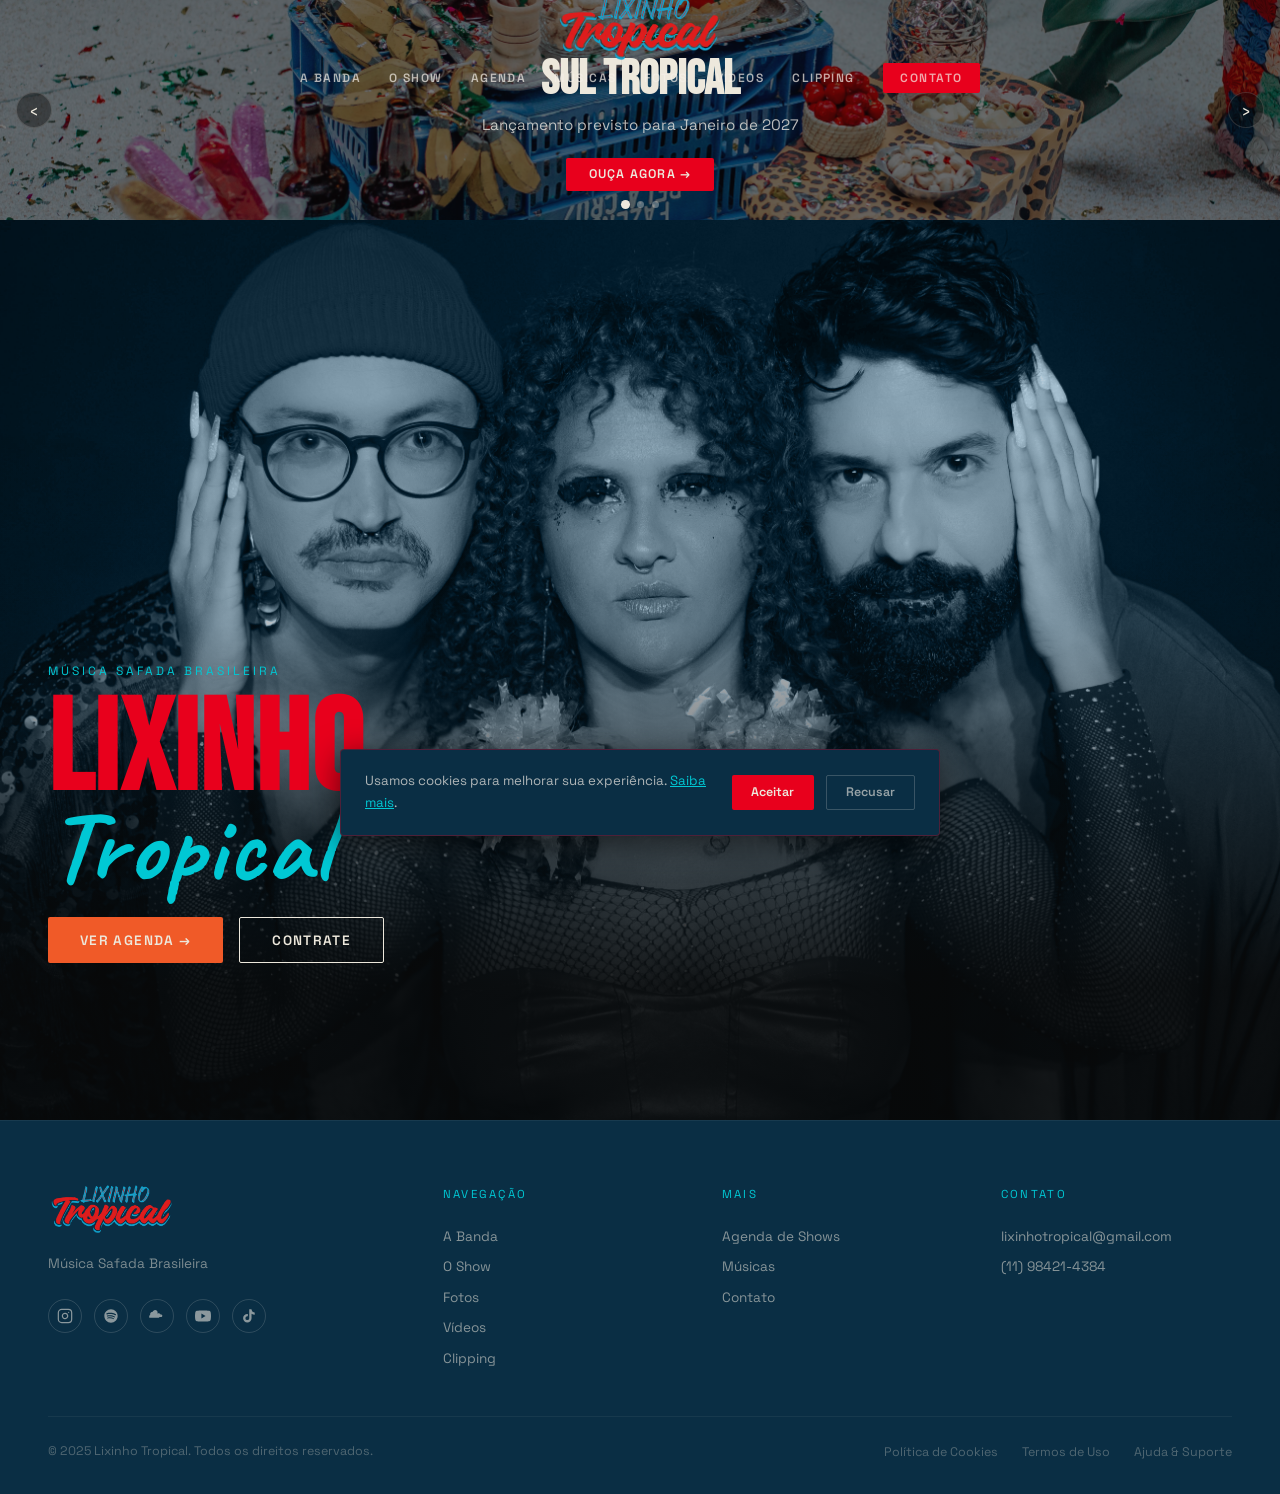
<file: index.html>
<!DOCTYPE html>
<html lang="pt-BR">
<head>
  <meta charset="UTF-8">
  <meta name="viewport" content="width=device-width, initial-scale=1.0">
  <meta name="description" content="Lixinho Tropical — Música Safada Brasileira. São Paulo, SP.">
  <title>Lixinho Tropical — Música Safada Brasileira</title>
  <link rel="stylesheet" href="css/global.css">
  <style>
    /* ── HOME ── */
    html, body { height: 100%; }

    /* ── NAV centralizado ── */
    #nav {
      position: fixed;
      top: 0; left: 0; right: 0;
      z-index: 1000;
      transition: background 0.3s;
    }
    #nav.scrolled {
      background: rgba(8,8,8,0.95);
      backdrop-filter: blur(12px);
    }
    .nav-inner {
      display: flex;
      flex-direction: column;
      align-items: center;
      padding: 0.75rem clamp(1rem,4vw,3rem) 0;
    }
    .nav-logo img { height: 64px; margin-bottom: 0.4rem; }
    .nav-links-row {
      display: flex;
      align-items: center;
      gap: 1.75rem;
      list-style: none;
      flex-wrap: wrap;
      justify-content: center;
      padding-bottom: 0.6rem;
    }
    .nav-links-row a {
      font-size: 0.75rem;
      font-weight: 600;
      letter-spacing: 0.12em;
      text-transform: uppercase;
      color: rgba(245,240,232,0.7);
      transition: color 0.2s;
      position: relative;
    }
    .nav-links-row a::after {
      content: '';
      position: absolute;
      bottom: -3px; left: 0; right: 0;
      height: 1.5px;
      background: var(--red);
      transform: scaleX(0);
      transition: transform 0.2s;
    }
    .nav-links-row a:hover { color: var(--white); }
    .nav-links-row a:hover::after { transform: scaleX(1); }
    .nav-cta-btn {
      font-size: 0.75rem;
      padding: 0.45rem 1.1rem;
      background: var(--red);
      color: var(--white);
      font-weight: 600;
      letter-spacing: 0.08em;
      text-transform: uppercase;
      border-radius: 2px;
      transition: background 0.2s;
    }
    .nav-cta-btn:hover { background: #ff0020; }

    /* hamburger fica absoluto no topo direito */
    .hamburger {
      display: none;
      flex-direction: column;
      gap: 5px;
      width: 28px;
      position: absolute;
      right: clamp(1rem,4vw,3rem);
      top: 1.1rem;
    }
    .hamburger span { display: block; height: 2px; background: var(--white); transition: all 0.3s; }

    /* ── BANNER ROTATIVO ── */
    #banner {
      position: relative;
      width: 100%;
      overflow: hidden;
      height: 220px;
    }
    .banner-slide {
      display: none;
      position: absolute;
      inset: 0;
      background-size: cover;
      background-position: center;
      align-items: center;
      justify-content: center;
      text-align: center;
    }
    .banner-slide.active { display: flex; }
    .banner-slide-overlay {
      position: absolute;
      inset: 0;
      background: rgba(8,8,8,0.55);
    }
    .banner-slide-content {
      position: relative;
      z-index: 2;
      padding: 1.5rem;
    }
    .banner-slide-tag {
      font-size: 0.7rem;
      letter-spacing: 0.2em;
      text-transform: uppercase;
      color: var(--cyan);
      margin-bottom: 0.5rem;
    }
    .banner-slide-title {
      font-family: var(--font-display);
      font-size: clamp(1.8rem, 4vw, 3rem);
      color: var(--white);
      line-height: 1;
      margin-bottom: 0.5rem;
    }
    .banner-slide-sub {
      font-size: clamp(0.8rem, 1.5vw, 0.95rem);
      color: rgba(245,240,232,0.75);
      margin-bottom: 1.25rem;
    }
    .banner-slide-btn {
      display: inline-flex;
      align-items: center;
      gap: 0.4rem;
      padding: 0.55rem 1.4rem;
      font-size: 0.78rem;
      font-weight: 600;
      letter-spacing: 0.1em;
      text-transform: uppercase;
      border-radius: 2px;
      transition: all 0.2s;
    }
    .banner-slide-btn.red { background: var(--red); color: var(--white); }
    .banner-slide-btn.red:hover { background: #ff0020; }
    .banner-slide-btn.outline { border: 1.5px solid var(--white); color: var(--white); }
    .banner-slide-btn.outline:hover { background: var(--white); color: var(--black); }

    /* Nav do banner */
    .banner-nav {
      position: absolute;
      bottom: 0.75rem;
      left: 0; right: 0;
      display: flex;
      align-items: center;
      justify-content: center;
      gap: 0.5rem;
      z-index: 10;
    }
    .banner-dot {
      width: 7px; height: 7px;
      border-radius: 50%;
      background: rgba(245,240,232,0.35);
      border: none;
      cursor: pointer;
      transition: background 0.2s, transform 0.2s;
    }
    .banner-dot.active { background: var(--white); transform: scale(1.3); }
    .banner-arrow {
      position: absolute;
      top: 50%; transform: translateY(-50%);
      background: rgba(8,8,8,0.4);
      border: 1px solid rgba(245,240,232,0.15);
      color: var(--white);
      width: 36px; height: 36px;
      border-radius: 50%;
      display: flex; align-items: center; justify-content: center;
      font-size: 1.1rem;
      cursor: pointer;
      transition: background 0.2s;
      z-index: 10;
    }
    .banner-arrow:hover { background: rgba(232,0,28,0.6); }
    .banner-arrow.prev { left: 1rem; }
    .banner-arrow.next { right: 1rem; }

    @media (max-width: 768px) {
      #banner { height: 180px; }
      .banner-arrow { display: none; }
    }

    /* ── HERO ── */
    .hero {
      position: relative;
      min-height: 100svh;
      display: flex;
      align-items: flex-end;
    }
    .hero-bg-img {
      position: absolute;
      inset: 0;
      background-image: url('assets/img/trio_serio.jpg');
      background-size: cover;
      background-position: center top;
      opacity: 0.8;
    }
    .hero-overlay {
      position: absolute;
      inset: 0;
      background: linear-gradient(to top, rgba(8,8,8,0.88) 15%, rgba(8,8,8,0.1) 55%, transparent 80%);
    }
    .hero-content {
      position: relative;
      z-index: 2;
      width: 100%;
      max-width: 1280px;
      margin: 0 auto;
      padding: 0 clamp(1rem,4vw,3rem);
      padding-bottom: 5rem;
    }
    .hero-eyebrow {
      font-size: 0.75rem;
      letter-spacing: 0.25em;
      text-transform: uppercase;
      color: var(--cyan);
      margin-bottom: 0.75rem;
    }
    .hero-title { font-family: var(--font-display); line-height: 0.9; margin-bottom: 1.5rem; }
    .hero-title .line-red { color: var(--red); display: block; font-size: clamp(4rem,10vw,9rem); }
    .hero-title .line-cyan { color: var(--cyan); font-family: var(--font-script); font-size: clamp(3rem,8vw,7rem); display: block; margin-top: -0.5rem; }
    .hero-actions { display: flex; gap: 1rem; flex-wrap: wrap; }

    /* ── FOOTER FIXO ── */
    #footer-home {
      position: fixed;
      bottom: 0; left: 0; right: 0;
      z-index: 998;
      background: rgba(8,8,8,0.82);
      backdrop-filter: blur(10px);
      border-top: 1px solid rgba(245,240,232,0.07);
      padding: 0.65rem 0;
    }
    .footer-home-inner {
      max-width: 1280px;
      margin: 0 auto;
      padding: 0 clamp(1rem,4vw,3rem);
      display: flex;
      align-items: center;
      justify-content: space-between;
      flex-wrap: wrap;
      gap: 0.5rem;
    }
    .footer-socials { display: flex; gap: 0.75rem; }
    .social-link {
      display: inline-flex; align-items: center; justify-content: center;
      width: 34px; height: 34px;
      border: 1px solid rgba(245,240,232,0.15);
      border-radius: 50%;
      color: rgba(245,240,232,0.55);
      transition: all 0.2s;
    }
    .social-link svg { width: 16px; height: 16px; display: block; }
    .social-link:hover { border-color: var(--red); color: var(--white); background: rgba(232,0,28,0.1); }
    .social-link.social-ig:hover { border-color: #E1306C; color: #E1306C; }
    .social-link.social-sp:hover { border-color: #1DB954; color: #1DB954; }
    .social-link.social-sc:hover { border-color: #FF5500; color: #FF5500; }
    .social-link.social-yt:hover { border-color: #FF0000; color: #FF0000; }
    .social-link.social-tt:hover { border-color: #00C8E8; color: #00C8E8; }
    .footer-copy-small {
      font-size: 0.72rem;
      color: rgba(245,240,232,0.25);
    }
    .footer-legal-small { display: flex; gap: 1rem; }
    .footer-legal-small a { font-size: 0.72rem; color: rgba(245,240,232,0.25); transition: color 0.2s; }
    .footer-legal-small a:hover { color: var(--white); }

    /* ── MOBILE NAV ── */
    .nav-mobile {
      display: none;
      position: fixed;
      inset: 0;
      background: var(--black);
      z-index: 9999;
      flex-direction: column;
      align-items: center;
      justify-content: center;
      gap: 2rem;
    }
    .nav-mobile.open { display: flex; }
    .nav-mobile a { font-family: var(--font-display); font-size: clamp(2rem,8vw,3rem); color: var(--white); letter-spacing: 0.05em; transition: color 0.2s; }
    .nav-mobile a:hover { color: var(--red); }
    .nav-mobile-close { position: absolute; top: 1.5rem; right: 1.5rem; font-size: 2rem; color: var(--white); background: none; border: none; cursor: pointer; }

    /* ── RESPONSIVE ── */
    @media (max-width: 768px) {
      html, body { overflow: auto; height: auto; }
      .nav-links-row { display: none; }
      .hamburger { display: flex; }
      .nav-inner { flex-direction: row; justify-content: center; padding: 0.75rem clamp(1rem,4vw,3rem); }
      .nav-logo img { height: 44px; margin-bottom: 0; }
      .hero { position: relative; min-height: 100svh; }
      .hero-bg-img { position: absolute; background-size: 200%; background-position: 30% top; }
      .hero-content { padding-bottom: 5rem; padding-top: 55vh; }
      #footer-home { position: relative; }
      #banner { position: relative; }
      .footer-home-inner { justify-content: center; flex-direction: column; align-items: center; text-align: center; }
    }
  </style>
</head>
<body>

<!-- NAV CENTRALIZADO -->
<nav id="nav" role="navigation" aria-label="Menu principal">
  <div class="nav-inner" style="position:relative">
    <a href="index.html" aria-label="Início">
      <img class="nav-logo" src="assets/img/logo_cortado.png" alt="Lixinho Tropical" style="height:64px;margin-bottom:0.4rem">
    </a>
    <ul class="nav-links-row">
      <li><a href="pages/sobre.html">A Banda</a></li>
      <li><a href="pages/show.html">O Show</a></li>
      <li><a href="pages/agenda.html">Agenda</a></li>
      <li><a href="pages/musicas.html">Músicas</a></li>
      <li><a href="pages/fotos.html">Fotos</a></li>
      <li><a href="pages/videos.html">Vídeos</a></li>
      <li><a href="pages/clipping.html">Clipping</a></li>
      <li><a href="pages/contato.html" class="nav-cta-btn">Contato</a></li>
    </ul>
    <button id="hamburger" class="hamburger" aria-label="Abrir menu" aria-expanded="false">
      <span></span><span></span><span></span>
    </button>
  </div>
</nav>

<!-- MOBILE NAV -->
<div id="mobile-nav" class="nav-mobile" role="dialog" aria-label="Menu mobile">
  <button class="nav-mobile-close" id="mobile-nav-close" aria-label="Fechar menu">✕</button>
  <a href="pages/sobre.html">A Banda</a>
  <a href="pages/show.html">O Show</a>
  <a href="pages/agenda.html">Agenda</a>
  <a href="pages/musicas.html">Músicas</a>
  <a href="pages/fotos.html">Fotos</a>
  <a href="pages/videos.html">Vídeos</a>
  <a href="pages/clipping.html">Clipping</a>
  <a href="pages/contato.html">Contato</a>
</div>

<!-- BANNER ROTATIVO -->
<div id="banner">

  <!-- Slide 1: Sul Tropical -->
  <div class="banner-slide active" style="background-image:url('assets/img/foto-trio-03.jpg')">
    <div class="banner-slide-overlay"></div>
    <div class="banner-slide-content">
      <p class="banner-slide-tag">Novo Disco</p>
      <h2 class="banner-slide-title">Sul Tropical</h2>
      <p class="banner-slide-sub">Lançamento previsto para Janeiro de 2027</p>
      <a href="pages/musicas.html" class="banner-slide-btn red">Ouça agora →</a>
    </div>
  </div>

  <!-- Slide 2: Financiamento Coletivo -->
  <div class="banner-slide" style="background-image:url('assets/img/banda-brinde.jpg')">
    <div class="banner-slide-overlay"></div>
    <div class="banner-slide-content">
      <p class="banner-slide-tag">Financiamento Coletivo</p>
      <h2 class="banner-slide-title">Apoie a<br>Lixinho Tropical!</h2>
      <p class="banner-slide-sub">Ajude a banda a gravar o novo álbum</p>
      <a href="pages/contato.html" class="banner-slide-btn outline">Saiba mais →</a>
    </div>
  </div>

  <!-- Slide 3: Agenda -->
  <div class="banner-slide" style="background-image:url('assets/img/foto-trio-04.jpg')">
    <div class="banner-slide-overlay"></div>
    <div class="banner-slide-content">
      <p class="banner-slide-tag">Agenda de Shows</p>
      <h2 class="banner-slide-title">Próximas<br>Datas</h2>
      <p class="banner-slide-sub">Arraiá · Baile Brega do Lobo · Casa de Francisca</p>
      <a href="pages/agenda.html" class="banner-slide-btn red">Ver Agenda →</a>
    </div>
  </div>

  <!-- Controles -->
  <button class="banner-arrow prev" id="banner-prev" aria-label="Anterior">‹</button>
  <button class="banner-arrow next" id="banner-next" aria-label="Próximo">›</button>
  <div class="banner-nav" id="banner-dots"></div>
</div>

<!-- HERO -->
<section class="hero" aria-label="Lixinho Tropical">
  <div class="hero-bg-img" role="img" aria-label="Lixinho Tropical"></div>
  <div class="hero-overlay"></div>
  <div class="hero-content">
    <p class="hero-eyebrow">Música Safada Brasileira</p>
    <h1 class="hero-title">
      <span class="line-red">LIXINHO</span>
      <span class="line-cyan">Tropical</span>
    </h1>
    <div class="hero-actions">
      <a href="pages/agenda.html" class="btn btn-red">Ver Agenda →</a>
      <a href="pages/contato.html" class="btn btn-outline">Contrate</a>
    </div>
  </div>
</section>

<!-- FOOTER COMPLETO -->
<footer style="background:var(--gray-dark);border-top:1px solid rgba(245,240,232,0.06);padding:4rem 0 2rem">
  <div class="container">
    <div class="footer-inner">
      <div class="footer-brand">
        <img src="assets/img/logo_cortado.png" alt="Lixinho Tropical" style="height:48px;margin-bottom:1.25rem">
        <p class="footer-tagline">Música Safada Brasileira</p>
        <div class="footer-socials" style="margin-top:1.5rem">
          <a href="https://www.instagram.com/lixinhotropical/" class="social-link social-ig" aria-label="Instagram" target="_blank" rel="noopener"><span data-social-icon="instagram"></span></a>
          <a href="https://open.spotify.com/intl-pt/artist/3noX4LW5rgdaEjRDBNDcei" class="social-link social-sp" aria-label="Spotify" target="_blank" rel="noopener"><span data-social-icon="spotify"></span></a>
          <a href="https://soundcloud.com/lixinho-tropical" class="social-link social-sc" aria-label="SoundCloud" target="_blank" rel="noopener"><span data-social-icon="soundcloud"></span></a>
          <a href="https://www.youtube.com/@lixinhotropical" class="social-link social-yt" aria-label="YouTube" target="_blank" rel="noopener"><span data-social-icon="youtube"></span></a>
          <a href="https://www.tiktok.com/@lixinhotropical" class="social-link social-tt" aria-label="TikTok" target="_blank" rel="noopener"><span data-social-icon="tiktok"></span></a>
        </div>
      </div>
      <div>
        <p class="footer-col-title">Navegação</p>
        <ul class="footer-col-links">
          <li><a href="pages/sobre.html">A Banda</a></li>
          <li><a href="pages/show.html">O Show</a></li>
          <li><a href="pages/fotos.html">Fotos</a></li>
          <li><a href="pages/videos.html">Vídeos</a></li>
          <li><a href="pages/clipping.html">Clipping</a></li>
        </ul>
      </div>
      <div>
        <p class="footer-col-title">Mais</p>
        <ul class="footer-col-links">
          <li><a href="pages/agenda.html">Agenda de Shows</a></li>
          <li><a href="pages/musicas.html">Músicas</a></li>
          <li><a href="pages/contato.html">Contato</a></li>
        </ul>
      </div>
      <div>
        <p class="footer-col-title">Contato</p>
        <ul class="footer-col-links">
          <li><a href="mailto:lixinhotropical@gmail.com">lixinhotropical@gmail.com</a></li>
          <li><a href="https://wa.me/5511984214384" target="_blank" rel="noopener">(11) 98421-4384</a></li>
        </ul>
      </div>
    </div>
    <div class="footer-bottom">
      <p class="footer-copy">© 2025 Lixinho Tropical. Todos os direitos reservados.</p>
      <nav class="footer-legal">
        <a href="pages/cookies.html">Política de Cookies</a>
        <a href="pages/termos.html">Termos de Uso</a>
        <a href="pages/suporte.html">Ajuda & Suporte</a>
      </nav>
    </div>
  </div>
</footer>

<!-- COOKIE BANNER -->
<div id="cookie-banner" role="dialog" aria-label="Aviso de cookies" style="display:none;position:fixed;bottom:4rem;left:50%;transform:translateX(-50%);width:min(600px,calc(100% - 2rem));background:var(--gray-dark);border:1px solid rgba(232,0,28,0.3);border-radius:4px;padding:1.25rem 1.5rem;display:none;align-items:center;gap:1.5rem;flex-wrap:wrap;z-index:9999;box-shadow:0 8px 32px rgba(0,0,0,.6)">
  <p style="font-size:0.83rem;color:rgba(245,240,232,0.7);flex:1;min-width:200px">Usamos cookies para melhorar sua experiência. <a href="pages/cookies.html" style="color:var(--cyan);text-decoration:underline">Saiba mais</a>.</p>
  <div style="display:flex;gap:0.75rem">
    <button id="cookie-accept" style="font-size:0.78rem;padding:0.55rem 1.2rem;border-radius:2px;font-weight:600;background:var(--red);color:var(--white);border:none;cursor:pointer">Aceitar</button>
    <button id="cookie-decline" style="font-size:0.78rem;padding:0.55rem 1.2rem;border-radius:2px;font-weight:600;border:1px solid rgba(245,240,232,0.2);color:rgba(245,240,232,0.6);background:none;cursor:pointer">Recusar</button>
  </div>
</div>

<script src="js/global.js"></script>
<script src="js/social-icons.js"></script>
<script>
/* ── BANNER ROTATIVO ── */
(function() {
  const slides = document.querySelectorAll('.banner-slide');
  const dotsContainer = document.getElementById('banner-dots');
  let current = 0;
  let timer;

  // Criar dots
  slides.forEach((_, i) => {
    const dot = document.createElement('button');
    dot.className = 'banner-dot' + (i === 0 ? ' active' : '');
    dot.setAttribute('aria-label', 'Slide ' + (i + 1));
    dot.addEventListener('click', () => goTo(i));
    dotsContainer.appendChild(dot);
  });

  function goTo(n) {
    slides[current].classList.remove('active');
    dotsContainer.children[current].classList.remove('active');
    current = (n + slides.length) % slides.length;
    slides[current].classList.add('active');
    dotsContainer.children[current].classList.add('active');
    resetTimer();
  }
  function resetTimer() {
    clearInterval(timer);
    timer = setInterval(() => goTo(current + 1), 5000);
  }
  document.getElementById('banner-prev').addEventListener('click', () => goTo(current - 1));
  document.getElementById('banner-next').addEventListener('click', () => goTo(current + 1));

  // Swipe no mobile
  let touchStartX = 0;
  const banner = document.getElementById('banner');
  banner.addEventListener('touchstart', e => { touchStartX = e.touches[0].clientX; }, {passive:true});
  banner.addEventListener('touchend', e => {
    const diff = touchStartX - e.changedTouches[0].clientX;
    if (Math.abs(diff) > 50) goTo(diff > 0 ? current + 1 : current - 1);
  }, {passive:true});

  resetTimer();
})();

/* ── HAMBURGER ── */
const hamburger = document.getElementById('hamburger');
const mobileNav = document.getElementById('mobile-nav');
const mobileClose = document.getElementById('mobile-nav-close');
hamburger?.addEventListener('click', () => { mobileNav.classList.add('open'); document.body.style.overflow = 'hidden'; });
mobileClose?.addEventListener('click', () => { mobileNav.classList.remove('open'); document.body.style.overflow = ''; });
mobileNav?.querySelectorAll('a').forEach(a => a.addEventListener('click', () => { mobileNav.classList.remove('open'); document.body.style.overflow = ''; }));

/* ── COOKIE ── */
const COOKIE_KEY = 'lt_cookie_consent';
const banner2 = document.getElementById('cookie-banner');
if (banner2 && !localStorage.getItem(COOKIE_KEY)) { banner2.style.display = 'flex'; }
document.getElementById('cookie-accept')?.addEventListener('click', () => { localStorage.setItem(COOKIE_KEY,'accepted'); banner2.style.display='none'; });
document.getElementById('cookie-decline')?.addEventListener('click', () => { localStorage.setItem(COOKIE_KEY,'declined'); banner2.style.display='none'; });
</script>
</body>
</html>
</file>
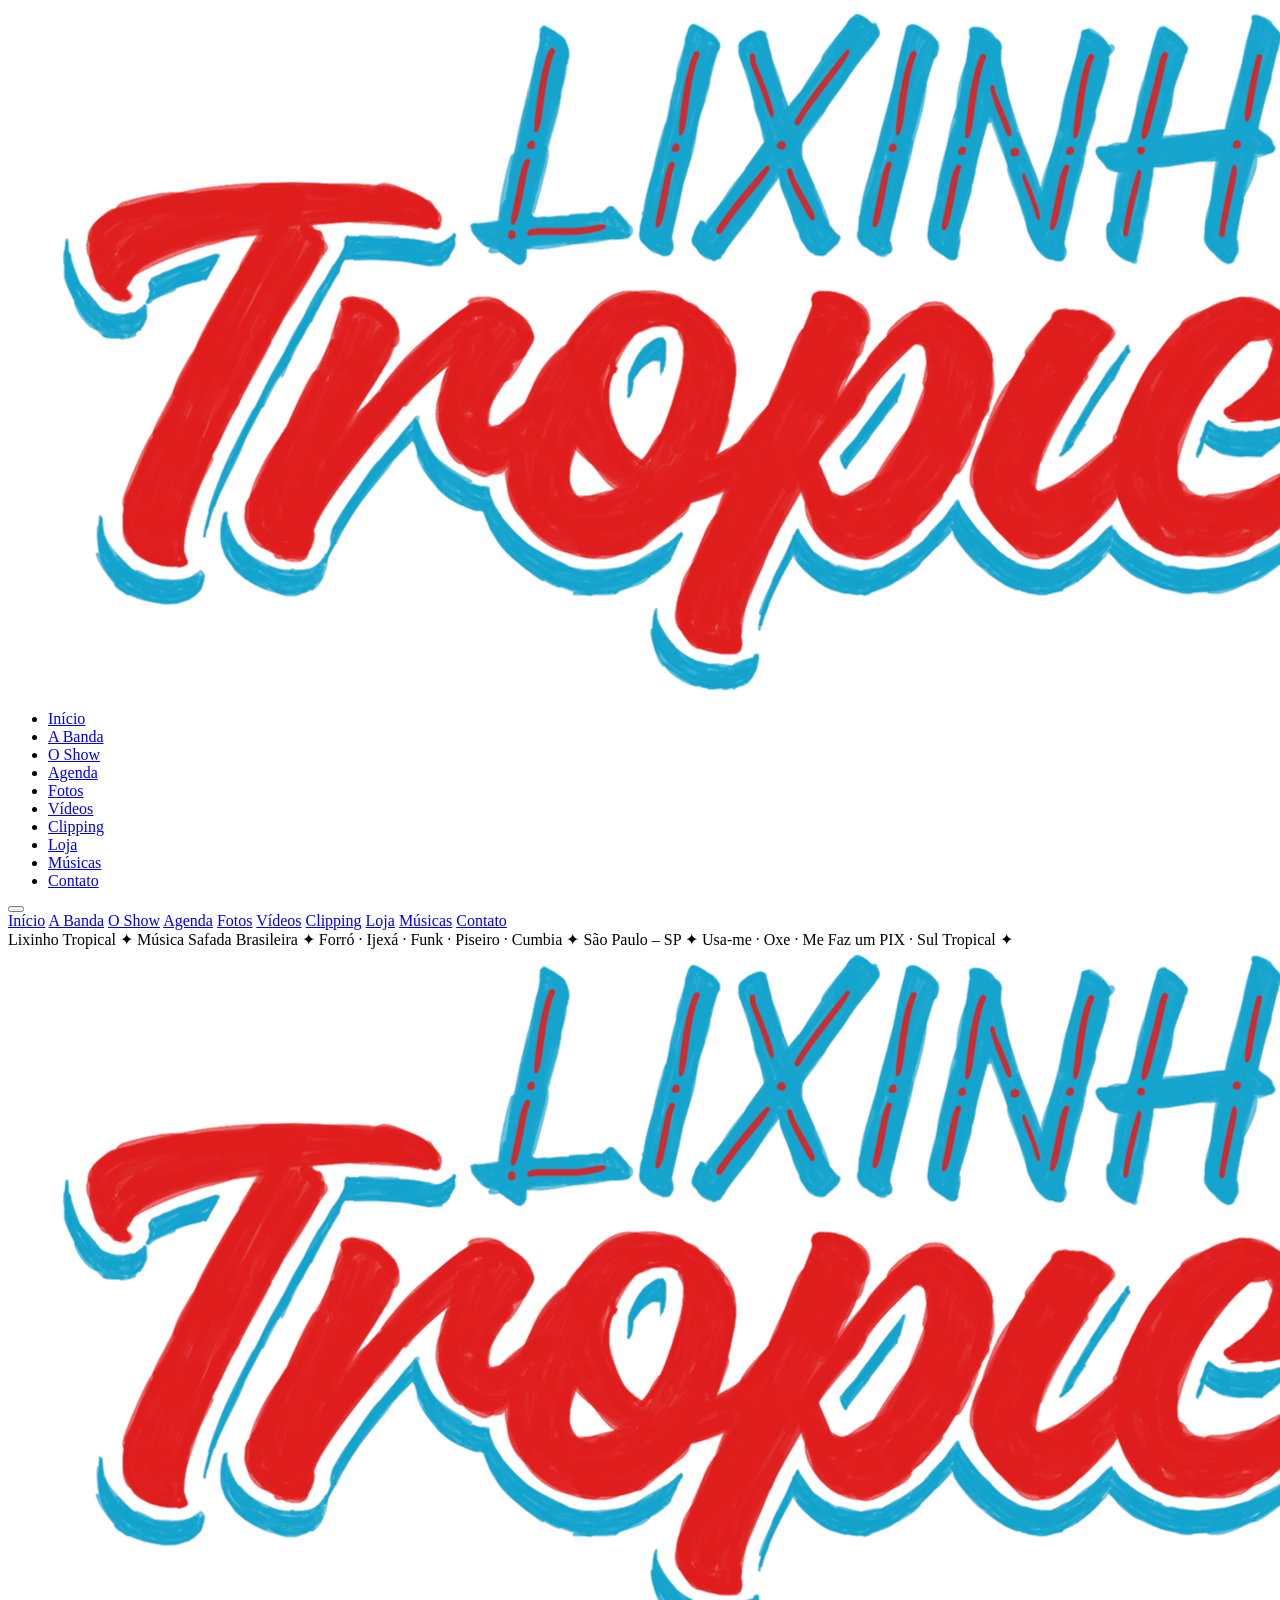
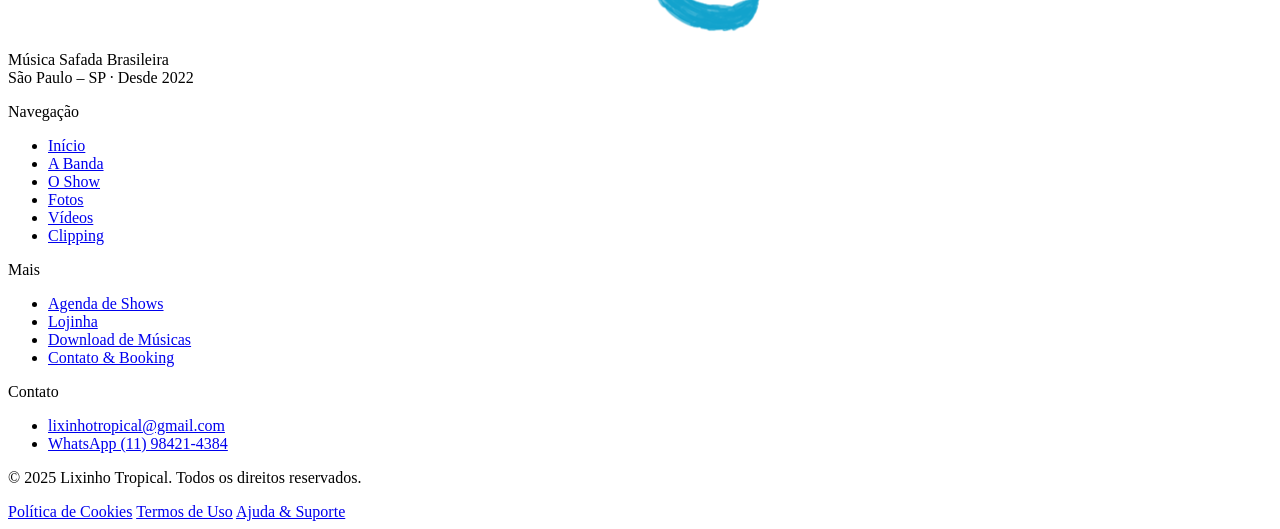
<file: assets/components.html>
<!--
  COMPONENTES REUTILIZÁVEIS — LIXINHO TROPICAL
  Copie e cole o trecho necessário em cada página.
  As âncoras (#) devem apontar para a URL real de cada página.
-->

<!-- ══════════════════════════════════════════════════
     NAV — inserir dentro do <body>, antes de tudo
══════════════════════════════════════════════════ -->
<nav id="nav" role="navigation" aria-label="Menu principal">
  <div class="nav-inner">
    <a class="nav-logo" href="../index.html" aria-label="Lixinho Tropical – início">
      <img src="../assets/img/logo_cortado.png" alt="Lixinho Tropical">
    </a>
    <ul class="nav-links">
      <li><a href="../index.html">Início</a></li>
      <li><a href="sobre.html">A Banda</a></li>
      <li><a href="show.html">O Show</a></li>
      <li><a href="agenda.html">Agenda</a></li>
      <li><a href="fotos.html">Fotos</a></li>
      <li><a href="videos.html">Vídeos</a></li>
      <li><a href="clipping.html">Clipping</a></li>
      <li><a href="loja.html">Loja</a></li>
      <li><a href="musicas.html">Músicas</a></li>
      <li><a href="contato.html" class="btn btn-red nav-cta">Contato</a></li>
    </ul>
    <button id="hamburger" class="hamburger" aria-label="Abrir menu" aria-expanded="false">
      <span></span><span></span><span></span>
    </button>
  </div>
</nav>

<div id="mobile-nav" class="nav-mobile" role="dialog" aria-label="Menu mobile">
  <a href="../index.html">Início</a>
  <a href="sobre.html">A Banda</a>
  <a href="show.html">O Show</a>
  <a href="agenda.html">Agenda</a>
  <a href="fotos.html">Fotos</a>
  <a href="videos.html">Vídeos</a>
  <a href="clipping.html">Clipping</a>
  <a href="loja.html">Loja</a>
  <a href="musicas.html">Músicas</a>
  <a href="contato.html">Contato</a>
</div>


<!-- ══════════════════════════════════════════════════
     TICKER — inserir após o nav ou entre seções
══════════════════════════════════════════════════ -->
<div class="ticker-wrap" aria-hidden="true">
  <div class="ticker-track">
    <span class="ticker-item">Lixinho Tropical</span>
    <span class="ticker-sep">✦</span>
    <span class="ticker-item">Música Safada Brasileira</span>
    <span class="ticker-sep">✦</span>
    <span class="ticker-item">Forró · Ijexá · Funk · Piseiro · Cumbia</span>
    <span class="ticker-sep">✦</span>
    <span class="ticker-item">São Paulo – SP</span>
    <span class="ticker-sep">✦</span>
    <span class="ticker-item">Usa-me · Oxe · Me Faz um PIX · Sul Tropical</span>
    <span class="ticker-sep">✦</span>
  </div>
</div>


<!-- ══════════════════════════════════════════════════
     FOOTER — inserir antes de <script src="js/social-icons.js"></script>
</body>
══════════════════════════════════════════════════ -->
<footer>
  <div class="container">
    <div class="footer-inner">
      <div class="footer-brand">
        <img src="../assets/img/logo_cortado.png" alt="Lixinho Tropical">
        <p class="footer-tagline">Música Safada Brasileira<br>São Paulo – SP · Desde 2022</p>
        <div class="footer-socials">
          <a href="https://www.instagram.com/lixinhotropical/" class="social-link social-ig" aria-label="Instagram"
            target="_blank" rel="noopener"><span data-social-icon="instagram"></span></a><a
            href="https://open.spotify.com/intl-pt/artist/3noX4LW5rgdaEjRDBNDcei?si=TKRuq_6HRUKj_NIrK3AUfQ"
            class="social-link social-sp" aria-label="Spotify" target="_blank" rel="noopener"><span
              data-social-icon="spotify"></span></a><a href="https://soundcloud.com/lixinho-tropical"
            class="social-link social-sc" aria-label="SoundCloud" target="_blank" rel="noopener"><span
              data-social-icon="soundcloud"></span></a><a href="https://www.youtube.com/@lixinhotropical"
            class="social-link social-yt" aria-label="YouTube" target="_blank" rel="noopener"><span
              data-social-icon="youtube"></span></a><a href="https://www.tiktok.com/@lixinhotropical"
            class="social-link social-tt" aria-label="TikTok" target="_blank" rel="noopener"><span
              data-social-icon="tiktok"></span></a>
        </div>
      </div>
      <div>
        <p class="footer-col-title">Navegação</p>
        <ul class="footer-col-links">
          <li><a href="../index.html">Início</a></li>
          <li><a href="sobre.html">A Banda</a></li>
          <li><a href="show.html">O Show</a></li>
          <li><a href="fotos.html">Fotos</a></li>
          <li><a href="videos.html">Vídeos</a></li>
          <li><a href="clipping.html">Clipping</a></li>
        </ul>
      </div>
      <div>
        <p class="footer-col-title">Mais</p>
        <ul class="footer-col-links">
          <li><a href="agenda.html">Agenda de Shows</a></li>
          <li><a href="loja.html">Lojinha</a></li>
          <li><a href="musicas.html">Download de Músicas</a></li>
          <li><a href="contato.html">Contato & Booking</a></li>
        </ul>
      </div>
      <div>
        <p class="footer-col-title">Contato</p>
        <ul class="footer-col-links">
          <li><a href="mailto:lixinhotropical@gmail.com">lixinhotropical@gmail.com</a></li>
          <li><a href="https://wa.me/5511984214384" target="_blank" rel="noopener">WhatsApp (11) 98421-4384</a></li>
        </ul>
      </div>
    </div>
    <div class="footer-bottom">
      <p class="footer-copy">© 2025 Lixinho Tropical. Todos os direitos reservados.</p>
      <nav class="footer-legal" aria-label="Links legais">
        <a href="cookies.html">Política de Cookies</a>
        <a href="termos.html">Termos de Uso</a>
        <a href="suporte.html">Ajuda & Suporte</a>
      </nav>
    </div>
  </div>
</footer>


<!-- ══════════════════════════════════════════════════
     COOKIE BANNER — inserir antes de <script src="js/social-icons.js"></script>
</body>
══════════════════════════════════════════════════ -->
<div id="cookie-banner" role="dialog" aria-label="Aviso de cookies" style="display:none;">
  <p>
    Usamos cookies para melhorar sua experiência e personalizar o conteúdo.
    <a href="pages/cookies.html">Saiba mais</a>.
  </p>
  <div class="cookie-actions">
    <button id="cookie-accept">Aceitar</button>
    <button id="cookie-decline">Recusar</button>
  </div>
</div>
</file>
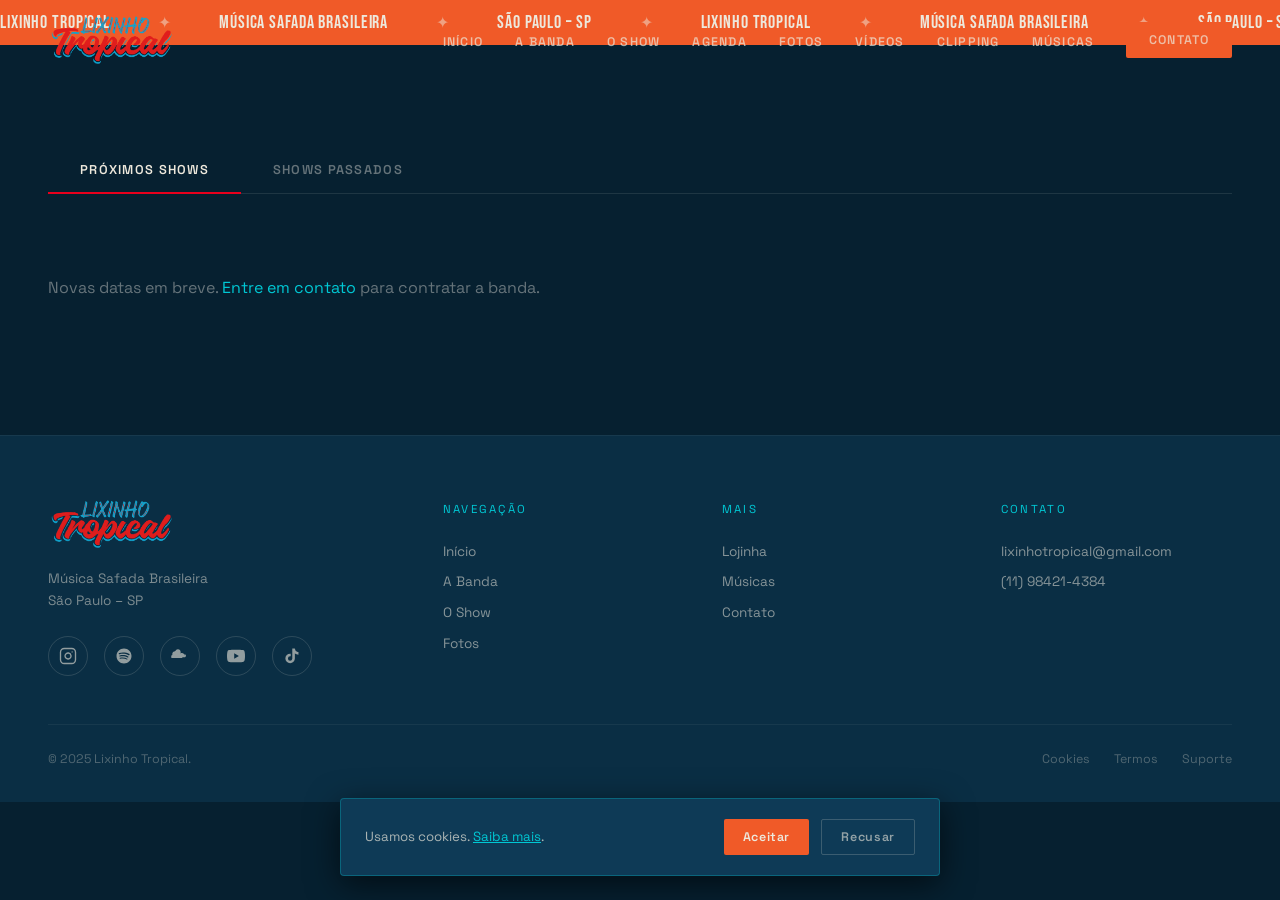
<file: pages/agenda.html>
<!DOCTYPE html>
<html lang="pt-BR">
<head>
  <meta charset="UTF-8">
  <meta name="viewport" content="width=device-width, initial-scale=1.0">
  <meta name="description" content="Agenda de shows da Lixinho Tropical.">
  <title>Agenda — Lixinho Tropical</title>
  <link rel="stylesheet" href="../css/global.css">
  <style>
    .agenda-tabs { display: flex; border-bottom: 1px solid rgba(245,240,232,0.1); margin-bottom: 3rem; }
    .tab-btn { padding: 0.85rem 2rem; font-size: 0.8rem; letter-spacing: 0.1em; text-transform: uppercase; font-weight: 600; color: rgba(245,240,232,0.4); border-bottom: 2px solid transparent; margin-bottom: -1px; transition: all 0.2s; background: none; }
    .tab-btn.active, .tab-btn:hover { color: var(--white); border-bottom-color: var(--red); }
    .tab-panel { display: none; }
    .tab-panel.active { display: block; }
    .show-row { display: grid; grid-template-columns: 80px 1fr auto; gap: 1.5rem; align-items: center; padding: 1.5rem 0; border-bottom: 1px solid rgba(245,240,232,0.06); color: inherit; text-decoration: none; }
    .show-row:first-child { border-top: 1px solid rgba(245,240,232,0.06); }
    .show-row:hover { background: rgba(245,240,232,0.02); }
    .show-row.clickable:hover .show-venue { color: var(--cyan); }
    .date-block { text-align: center; }
    .day { font-family: var(--font-display); font-size: 2.8rem; line-height: 1; color: var(--red); }
    .month-year { font-size: 0.7rem; letter-spacing: 0.12em; text-transform: uppercase; color: rgba(245,240,232,0.4); }
    .show-venue { font-size: 1.1rem; font-weight: 600; transition: color 0.2s; }
    .show-city { font-size: 0.85rem; color: rgba(245,240,232,0.5); margin-top: 0.2rem; }
    .show-time { font-size: 0.8rem; color: rgba(245,240,232,0.4); margin-top: 0.2rem; }
    .show-arrow { color: rgba(245,240,232,0.25); font-size: 1.2rem; transition: color 0.2s; }
    .show-row.clickable:hover .show-arrow { color: var(--cyan); }
    .past-row { opacity: 0.45; }
    .past-row:hover { opacity: 0.75; }
    @media(max-width:640px) { .show-row { grid-template-columns: 60px 1fr auto; } }
  </style>
</head>
<body>

<nav id="nav" role="navigation" aria-label="Menu principal">
  <div class="nav-inner">
    <a class="nav-logo" href="../index.html"><img src="../assets/img/logo_cortado.png" alt="Lixinho Tropical"></a>
    <ul class="nav-links">
      <li><a href="../index.html">Início</a></li>
      <li><a href="sobre.html">A Banda</a></li>
      <li><a href="show.html">O Show</a></li>
      <li><a href="agenda.html">Agenda</a></li>
      <li><a href="fotos.html">Fotos</a></li>
      <li><a href="videos.html">Vídeos</a></li>
      <li><a href="clipping.html">Clipping</a></li>
      <!-- <li><a href="loja.html">Loja</a></li> -->
      <li><a href="musicas.html">Músicas</a></li>
      <li><a href="contato.html" class="btn btn-red nav-cta">Contato</a></li>
    </ul>
    <button id="hamburger" class="hamburger" aria-label="Abrir menu" aria-expanded="false">
      <span></span><span></span><span></span>
    </button>
  </div>
</nav>

<div id="mobile-nav" class="nav-mobile">
  <a href="../index.html">Início</a>
  <a href="sobre.html">A Banda</a>
  <a href="show.html">O Show</a>
  <a href="agenda.html">Agenda</a>
  <a href="fotos.html">Fotos</a>
  <a href="videos.html">Vídeos</a>
  <a href="clipping.html">Clipping</a>
  <!-- <a href="loja.html">Loja</a> -->
  <a href="musicas.html">Músicas</a>
  <a href="contato.html">Contato</a>
</div>



<div class="ticker-wrap" aria-hidden="true">
  <div class="ticker-track">
    <span class="ticker-item">Lixinho Tropical</span>
    <span class="ticker-sep">✦</span>
    <span class="ticker-item">Música Safada Brasileira</span>
    <span class="ticker-sep">✦</span>
    <span class="ticker-item">São Paulo – SP</span>
    <span class="ticker-sep">✦</span>
  </div>
</div>

<section class="section">
  <div class="container">

    <div class="agenda-tabs" role="tablist">
      <button class="tab-btn active" role="tab" aria-selected="true" data-tab="proximos">Próximos Shows</button>
      <button class="tab-btn" role="tab" aria-selected="false" data-tab="passados">Shows Passados</button>
    </div>

    <div id="tab-proximos" class="tab-panel active" role="tabpanel">
      <!-- Renderizado automaticamente por shows.js + shows-render.js -->
    </div>

    <div id="tab-passados" class="tab-panel" role="tabpanel">
      <!-- Renderizado automaticamente por shows.js + shows-render.js -->
    </div>

  </div>
</section>

<footer>
  <div class="container">
    <div class="footer-inner">
      <div class="footer-brand">
        <img src="../assets/img/logo_cortado.png" alt="Lixinho Tropical">
        <p class="footer-tagline">Música Safada Brasileira<br>São Paulo – SP</p>
        <div class="footer-socials">
          <a href="https://www.instagram.com/lixinhotropical/" class="social-link social-ig" aria-label="Instagram" target="_blank" rel="noopener"><span data-social-icon="instagram"></span></a>
          <a href="https://open.spotify.com/intl-pt/artist/3noX4LW5rgdaEjRDBNDcei" class="social-link social-sp" aria-label="Spotify" target="_blank" rel="noopener"><span data-social-icon="spotify"></span></a>
          <a href="https://soundcloud.com/lixinho-tropical" class="social-link social-sc" aria-label="SoundCloud" target="_blank" rel="noopener"><span data-social-icon="soundcloud"></span></a>
          <a href="https://www.youtube.com/@lixinhotropical" class="social-link social-yt" aria-label="YouTube" target="_blank" rel="noopener"><span data-social-icon="youtube"></span></a>
          <a href="https://www.tiktok.com/@lixinhotropical" class="social-link social-tt" aria-label="TikTok" target="_blank" rel="noopener"><span data-social-icon="tiktok"></span></a>
        </div>
      </div>
      <div>
        <p class="footer-col-title">Navegação</p>
        <ul class="footer-col-links">
          <li><a href="../index.html">Início</a></li>
          <li><a href="sobre.html">A Banda</a></li>
          <li><a href="show.html">O Show</a></li>
          <li><a href="fotos.html">Fotos</a></li>
        </ul>
      </div>
      <div>
        <p class="footer-col-title">Mais</p>
        <ul class="footer-col-links">
          <li><a href="loja.html">Lojinha</a></li>
          <li><a href="musicas.html">Músicas</a></li>
          <li><a href="contato.html">Contato</a></li>
        </ul>
      </div>
      <div>
        <p class="footer-col-title">Contato</p>
        <ul class="footer-col-links">
          <li><a href="mailto:lixinhotropical@gmail.com">lixinhotropical@gmail.com</a></li>
          <li><a href="https://wa.me/5511984214384" target="_blank">(11) 98421-4384</a></li>
        </ul>
      </div>
    </div>
    <div class="footer-bottom">
      <p class="footer-copy">© 2025 Lixinho Tropical.</p>
      <nav class="footer-legal">
        <a href="cookies.html">Cookies</a>
        <a href="termos.html">Termos</a>
        <a href="suporte.html">Suporte</a>
      </nav>
    </div>
  </div>
</footer>

<div id="cookie-banner" role="dialog" style="display:none;">
  <p>Usamos cookies. <a href="cookies.html">Saiba mais</a>.</p>
  <div class="cookie-actions">
    <button id="cookie-accept">Aceitar</button>
    <button id="cookie-decline">Recusar</button>
  </div>
</div>

<script src="../js/global.js"></script>
<script src="../js/social-icons.js"></script>
<script src="../js/shows.js"></script>
<script src="../js/shows-render.js"></script>
<script>
  document.querySelectorAll('.tab-btn').forEach(btn => {
    btn.addEventListener('click', () => {
      document.querySelectorAll('.tab-btn').forEach(b => {
        b.classList.remove('active');
        b.setAttribute('aria-selected', 'false');
      });
      document.querySelectorAll('.tab-panel').forEach(p => p.classList.remove('active'));
      btn.classList.add('active');
      btn.setAttribute('aria-selected', 'true');
      document.getElementById('tab-' + btn.dataset.tab).classList.add('active');
    });
  });
</script>

</body>
</html>
</file>
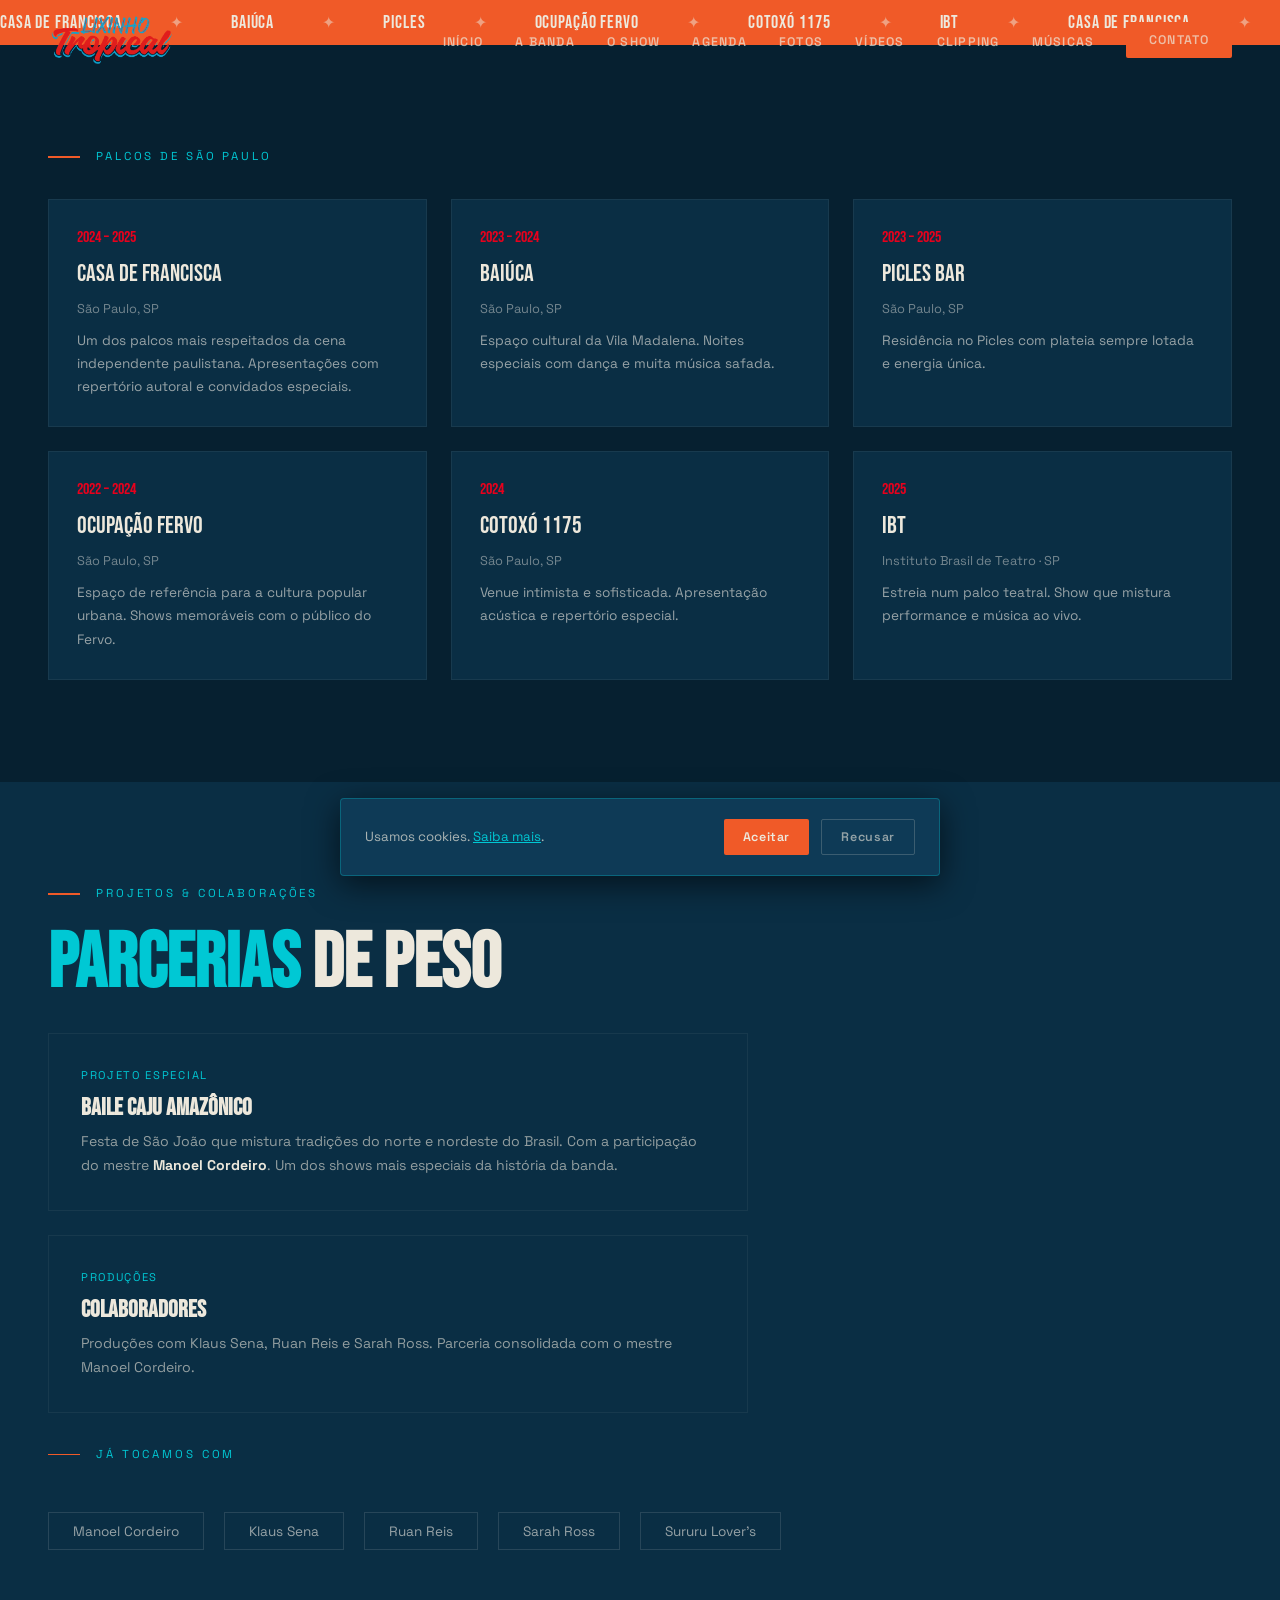
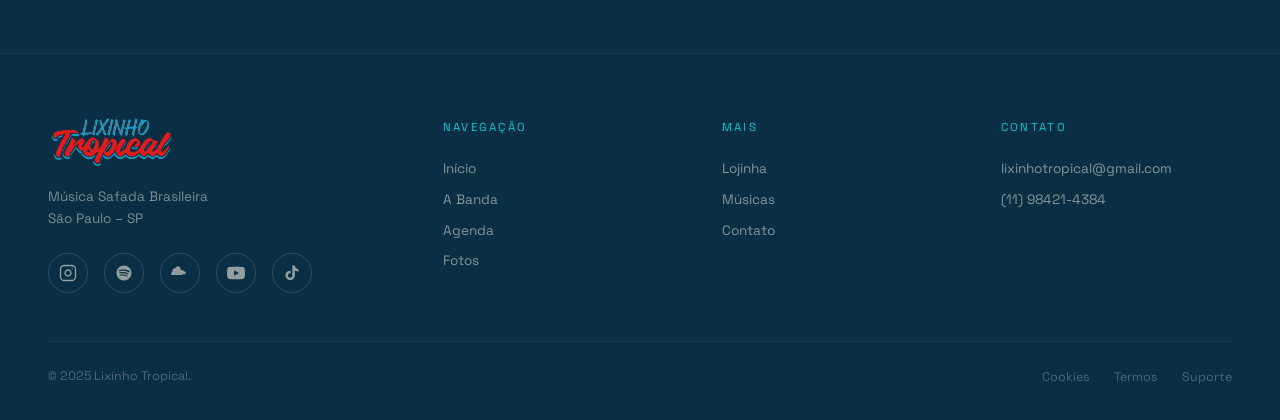
<file: pages/clipping.html>
<!DOCTYPE html>
<html lang="pt-BR">
<head>
  <meta charset="UTF-8"><meta name="viewport" content="width=device-width, initial-scale=1.0">
  <meta name="description" content="Clipping da Lixinho Tropical — palcos e espaços onde já tocamos.">
  <title>Clipping — Lixinho Tropical</title>
  <link rel="stylesheet" href="../css/global.css">
  <style>
    .venues-grid { display: grid; grid-template-columns: repeat(auto-fill, minmax(280px, 1fr)); gap: 1.5rem; }
    .venue-card { background: var(--gray-dark); border: 1px solid rgba(245,240,232,0.06); padding: 1.75rem; display: flex; flex-direction: column; gap: 0.75rem; transition: border-color 0.2s; }
    .venue-card:hover { border-color: rgba(232,0,28,0.3); }
    .venue-year { font-family: var(--font-display); font-size: 1rem; color: var(--red); }
    .venue-name { font-family: var(--font-display); font-size: 1.5rem; }
    .venue-city { font-size: 0.8rem; color: rgba(245,240,232,0.45); }
    .venue-desc { font-size: 0.85rem; color: rgba(245,240,232,0.6); }
    .partners-row { display: flex; flex-wrap: wrap; gap: 1.25rem; margin-top: 3rem; }
    .partner-chip { padding: 0.6rem 1.5rem; border: 1px solid rgba(245,240,232,0.12); font-size: 0.85rem; color: rgba(245,240,232,0.6); }
  </style>
</head>
<body>
<nav id="nav" role="navigation" aria-label="Menu principal">
  <div class="nav-inner">
    <a class="nav-logo" href="../index.html"><img src="../assets/img/logo_cortado.png" alt="Lixinho Tropical"></a>
    <ul class="nav-links">
      <li><a href="../index.html">Início</a></li><li><a href="sobre.html">A Banda</a></li>
      <li><a href="show.html">O Show</a></li><li><a href="agenda.html">Agenda</a></li>
      <li><a href="fotos.html">Fotos</a></li><li><a href="videos.html">Vídeos</a></li>
      <li><a href="clipping.html">Clipping</a></li><!--<li><a href="loja.html">Loja</a></li>-->
      <li><a href="musicas.html">Músicas</a></li>
      <li><a href="contato.html" class="btn btn-red nav-cta">Contato</a></li>
    </ul>
    <button id="hamburger" class="hamburger" aria-label="Abrir menu" aria-expanded="false"><span></span><span></span><span></span></button>
  </div>
</nav>
<div id="mobile-nav" class="nav-mobile">
  <a href="../index.html">Início</a><a href="sobre.html">A Banda</a><a href="show.html">O Show</a>
  <a href="agenda.html">Agenda</a><a href="fotos.html">Fotos</a><a href="videos.html">Vídeos</a>
  <a href="clipping.html">Clipping</a><!-- <a href="loja.html">Loja</a> --><a href="musicas.html">Músicas</a><a href="contato.html">Contato</a>
</div>


<div class="ticker-wrap" aria-hidden="true"><div class="ticker-track"><span class="ticker-item">Casa de Francisca</span><span class="ticker-sep">✦</span><span class="ticker-item">Baiúca</span><span class="ticker-sep">✦</span><span class="ticker-item">Picles</span><span class="ticker-sep">✦</span><span class="ticker-item">Ocupação Fervo</span><span class="ticker-sep">✦</span><span class="ticker-item">Cotoxó 1175</span><span class="ticker-sep">✦</span><span class="ticker-item">IBT</span><span class="ticker-sep">✦</span></div></div>

<section class="section">
  <div class="container">
    <p class="section-label mb-4" data-reveal>Palcos de São Paulo</p>
    <div class="venues-grid">
      <div class="venue-card" data-reveal>
        <div class="venue-year">2024 – 2025</div>
        <div class="venue-name">Casa de Francisca</div>
        <div class="venue-city">São Paulo, SP</div>
        <p class="venue-desc">Um dos palcos mais respeitados da cena independente paulistana. Apresentações com repertório autoral e convidados especiais.</p>
      </div>
      <div class="venue-card" data-reveal>
        <div class="venue-year">2023 – 2024</div>
        <div class="venue-name">Baiúca</div>
        <div class="venue-city">São Paulo, SP</div>
        <p class="venue-desc">Espaço cultural da Vila Madalena. Noites especiais com dança e muita música safada.</p>
      </div>
      <div class="venue-card" data-reveal>
        <div class="venue-year">2023 – 2025</div>
        <div class="venue-name">Picles Bar</div>
        <div class="venue-city">São Paulo, SP</div>
        <p class="venue-desc">Residência no Picles com plateia sempre lotada e energia única.</p>
      </div>
      <div class="venue-card" data-reveal>
        <div class="venue-year">2022 – 2024</div>
        <div class="venue-name">Ocupação Fervo</div>
        <div class="venue-city">São Paulo, SP</div>
        <p class="venue-desc">Espaço de referência para a cultura popular urbana. Shows memoráveis com o público do Fervo.</p>
      </div>
      <div class="venue-card" data-reveal>
        <div class="venue-year">2024</div>
        <div class="venue-name">Cotoxó 1175</div>
        <div class="venue-city">São Paulo, SP</div>
        <p class="venue-desc">Venue intimista e sofisticada. Apresentação acústica e repertório especial.</p>
      </div>
      <div class="venue-card" data-reveal>
        <div class="venue-year">2025</div>
        <div class="venue-name">IBT</div>
        <div class="venue-city">Instituto Brasil de Teatro · SP</div>
        <p class="venue-desc">Estreia num palco teatral. Show que mistura performance e música ao vivo.</p>
      </div>
    </div>
  </div>
</section>

<section class="section" style="background:var(--gray-dark)">
  <div class="container">
    <p class="section-label" data-reveal>Projetos & Colaborações</p>
    <h2 class="mb-4" data-reveal><span class="text-cyan">Parcerias</span> de Peso</h2>
    <div style="max-width:700px">
      <div class="card" style="padding:2rem;margin-bottom:1.5rem" data-reveal>
        <p class="card-tag">Projeto Especial</p>
        <h3 class="card-title">Baile Caju Amazônico</h3>
        <p class="card-text">Festa de São João que mistura tradições do norte e nordeste do Brasil. Com a participação do mestre <strong style="color:var(--white)">Manoel Cordeiro</strong>. Um dos shows mais especiais da história da banda.</p>
      </div>
      <div class="card" style="padding:2rem" data-reveal>
        <p class="card-tag">Produções</p>
        <h3 class="card-title">Colaboradores</h3>
        <p class="card-text">Produções com Klaus Sena, Ruan Reis e Sarah Ross. Parceria consolidada com o mestre Manoel Cordeiro.</p>
      </div>
    </div>
    <div class="mt-4" data-reveal>
      <p class="section-label mb-3">Já tocamos com</p>
      <div class="partners-row">
        <div class="partner-chip">Manoel Cordeiro</div>
        <div class="partner-chip">Klaus Sena</div>
        <div class="partner-chip">Ruan Reis</div>
        <div class="partner-chip">Sarah Ross</div>
        <div class="partner-chip">Sururu Lover's</div>
      </div>
    </div>
  </div>
</section>

<footer><div class="container"><div class="footer-inner"><div class="footer-brand"><img src="../assets/img/logo_cortado.png" alt="Lixinho Tropical"><p class="footer-tagline">Música Safada Brasileira<br>São Paulo – SP</p><div class="footer-socials"><a href="https://www.instagram.com/lixinhotropical/" class="social-link social-ig" aria-label="Instagram" target="_blank" rel="noopener"><span data-social-icon="instagram"></span></a><a href="https://open.spotify.com/intl-pt/artist/3noX4LW5rgdaEjRDBNDcei?si=TKRuq_6HRUKj_NIrK3AUfQ" class="social-link social-sp" aria-label="Spotify" target="_blank" rel="noopener"><span data-social-icon="spotify"></span></a><a href="https://soundcloud.com/lixinho-tropical" class="social-link social-sc" aria-label="SoundCloud" target="_blank" rel="noopener"><span data-social-icon="soundcloud"></span></a><a href="https://www.youtube.com/@lixinhotropical" class="social-link social-yt" aria-label="YouTube" target="_blank" rel="noopener"><span data-social-icon="youtube"></span></a><a href="https://www.tiktok.com/@lixinhotropical" class="social-link social-tt" aria-label="TikTok" target="_blank" rel="noopener"><span data-social-icon="tiktok"></span></a></div></div><div><p class="footer-col-title">Navegação</p><ul class="footer-col-links"><li><a href="../index.html">Início</a></li><li><a href="sobre.html">A Banda</a></li><li><a href="agenda.html">Agenda</a></li><li><a href="fotos.html">Fotos</a></li></ul></div><div><p class="footer-col-title">Mais</p><ul class="footer-col-links"><li><a href="loja.html">Lojinha</a></li><li><a href="musicas.html">Músicas</a></li><li><a href="contato.html">Contato</a></li></ul></div><div><p class="footer-col-title">Contato</p><ul class="footer-col-links"><li><a href="mailto:lixinhotropical@gmail.com">lixinhotropical@gmail.com</a></li><li><a href="https://wa.me/5511984214384" target="_blank">(11) 98421-4384</a></li></ul></div></div><div class="footer-bottom"><p class="footer-copy">© 2025 Lixinho Tropical.</p><nav class="footer-legal"><a href="cookies.html">Cookies</a><a href="termos.html">Termos</a><a href="suporte.html">Suporte</a></nav></div></div></footer>
<div id="cookie-banner" role="dialog" style="display:none;"><p>Usamos cookies. <a href="cookies.html">Saiba mais</a>.</p><div class="cookie-actions"><button id="cookie-accept">Aceitar</button><button id="cookie-decline">Recusar</button></div></div>
<script src="../js/global.js"></script>
<script src="../js/social-icons.js"></script>
</body>
</html>
</file>
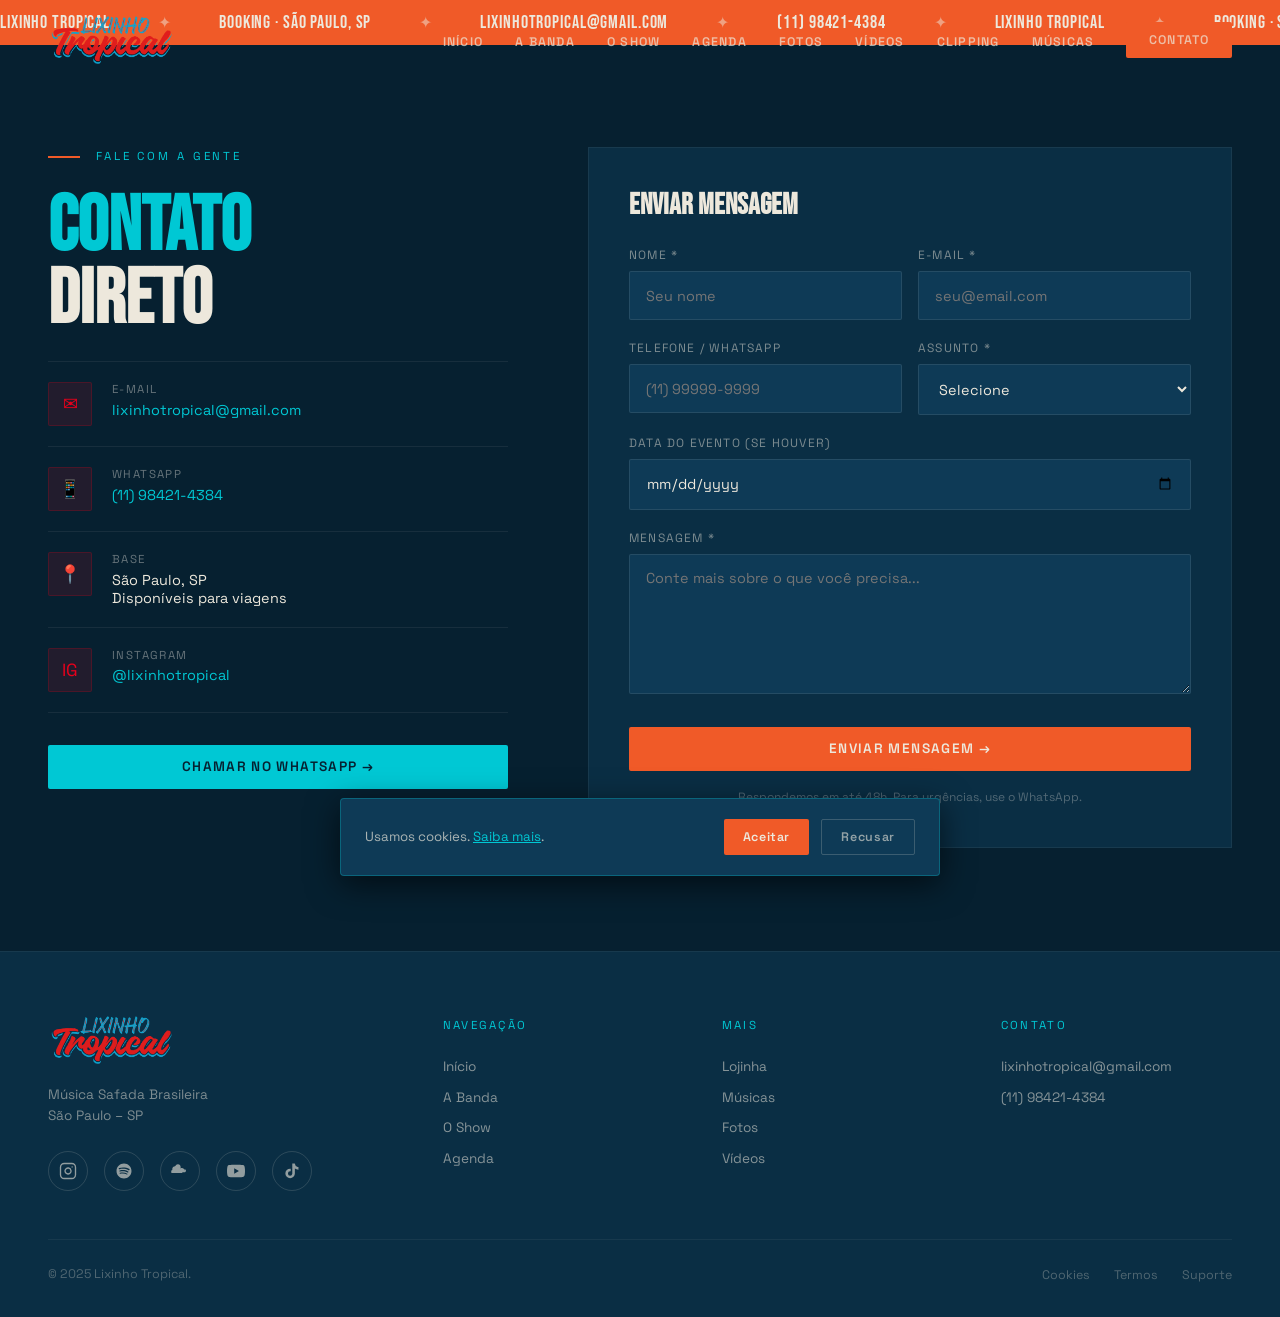
<file: pages/contato.html>
<!DOCTYPE html>
<html lang="pt-BR">
<head>
  <meta charset="UTF-8">
  <meta name="viewport" content="width=device-width, initial-scale=1.0">
  <meta name="description" content="Entre em contato com a Lixinho Tropical para shows, booking e parcerias.">
  <title>Contato — Lixinho Tropical</title>
  <link rel="stylesheet" href="../css/global.css">
  <style>
    .contact-grid {
      display: grid;
      grid-template-columns: 1fr 1.4fr;
      gap: 5rem;
      align-items: start;
    }
    .contact-info { position: sticky; top: calc(var(--nav-h) + 2rem); }
    .contact-channel {
      display: flex;
      align-items: flex-start;
      gap: 1.25rem;
      padding: 1.25rem 0;
      border-bottom: 1px solid rgba(245,240,232,0.07);
    }
    .contact-channel:first-of-type { border-top: 1px solid rgba(245,240,232,0.07); }
    .contact-channel-icon {
      width: 44px; height: 44px;
      background: rgba(232,0,28,0.12);
      border: 1px solid rgba(232,0,28,0.2);
      border-radius: 2px;
      display: flex; align-items: center; justify-content: center;
      color: var(--red);
      font-size: 1.1rem;
      flex-shrink: 0;
    }
    .contact-channel-label { font-size: 0.72rem; letter-spacing: 0.12em; text-transform: uppercase; color: rgba(245,240,232,0.4); margin-bottom: 0.3rem; }
    .contact-channel-value { font-size: 0.9rem; color: var(--white); }
    .contact-channel-value a { color: var(--cyan); }

    .form-card {
      background: var(--gray-dark);
      border: 1px solid rgba(245,240,232,0.06);
      padding: 2.5rem;
    }
    .form-row { display: grid; grid-template-columns: 1fr 1fr; gap: 1rem; }
    .form-success {
      display: none;
      text-align: center;
      padding: 3rem 1rem;
    }
    .form-success .icon { font-size: 3rem; margin-bottom: 1rem; }
    .form-success h3 { font-family: var(--font-display); font-size: 2rem; color: var(--red); margin-bottom: 0.75rem; }

    @media (max-width: 900px) {
      .contact-grid { grid-template-columns: 1fr; gap: 3rem; }
      .contact-info { position: static; }
      .form-row { grid-template-columns: 1fr; }
    }
  </style>
</head>
<body>

<nav id="nav" role="navigation" aria-label="Menu principal">
  <div class="nav-inner">
    <a class="nav-logo" href="../index.html"><img src="../assets/img/logo_cortado.png" alt="Lixinho Tropical"></a>
    <ul class="nav-links">
      <li><a href="../index.html">Início</a></li>
      <li><a href="sobre.html">A Banda</a></li>
      <li><a href="show.html">O Show</a></li
      ><li><a href="agenda.html">Agenda</a></li>
      <li><a href="fotos.html">Fotos</a></li>
      <li><a href="videos.html">Vídeos</a></li>
      <li><a href="clipping.html">Clipping</a></li>
      <!-- <li><a href="loja.html">Loja</a></li> -->
      <li><a href="musicas.html">Músicas</a></li>
      <li><a href="contato.html" class="btn btn-red nav-cta">Contato</a></li>
    </ul>
    <button id="hamburger" class="hamburger" aria-label="Abrir menu" aria-expanded="false"><span></span><span></span><span></span></button>
  </div>
</nav>
<div id="mobile-nav" class="nav-mobile">
  <a href="../index.html">Início</a><a href="sobre.html">A Banda</a><a href="show.html">O Show</a>
  <a href="agenda.html">Agenda</a><a href="fotos.html">Fotos</a><a href="videos.html">Vídeos</a>
  <a href="clipping.html">Clipping</a><!-- <a href="loja.html">Loja</a> --><a href="musicas.html">Músicas</a>
  <a href="contato.html">Contato</a>
</div>



<div class="ticker-wrap" aria-hidden="true">
  <div class="ticker-track">
    <span class="ticker-item">Lixinho Tropical</span><span class="ticker-sep">✦</span>
    <span class="ticker-item">Booking · São Paulo, SP</span><span class="ticker-sep">✦</span>
    <span class="ticker-item">lixinhotropical@gmail.com</span><span class="ticker-sep">✦</span>
    <span class="ticker-item">(11) 98421-4384</span><span class="ticker-sep">✦</span>
  </div>
</div>

<section class="section" aria-label="Formulário de contato">
  <div class="container">
    <div class="contact-grid">

      <!-- INFO -->
      <div class="contact-info">
        <p class="section-label" data-reveal>Fale com a gente</p>
        <h2 class="mb-3" data-reveal><span class="text-cyan">Contato</span><br>Direto</h2>

        <div class="contact-channel" data-reveal>
          <div class="contact-channel-icon">✉</div>
          <div>
            <div class="contact-channel-label">E-mail</div>
            <div class="contact-channel-value"><a href="mailto:lixinhotropical@gmail.com">lixinhotropical@gmail.com</a></div>
          </div>
        </div>
        <div class="contact-channel" data-reveal>
          <div class="contact-channel-icon">📱</div>
          <div>
            <div class="contact-channel-label">WhatsApp</div>
            <div class="contact-channel-value"><a href="https://wa.me/5511984214384" target="_blank" rel="noopener">(11) 98421-4384</a></div>
          </div>
        </div>
        <div class="contact-channel" data-reveal>
          <div class="contact-channel-icon">📍</div>
          <div>
            <div class="contact-channel-label">Base</div>
            <div class="contact-channel-value">São Paulo, SP<br>Disponíveis para viagens</div>
          </div>
        </div>
        <div class="contact-channel" data-reveal>
          <div class="contact-channel-icon">IG</div>
          <div>
            <div class="contact-channel-label">Instagram</div>
            <div class="contact-channel-value"><a href="https://www.instagram.com/lixinhotropical/" target="_blank" rel="noopener">@lixinhotropical</a></div>
          </div>
        </div>

        <div class="mt-4" data-reveal>
          <a href="https://wa.me/5511984214384" class="btn btn-cyan" target="_blank" rel="noopener" style="width:100%;justify-content:center">
            Chamar no WhatsApp →
          </a>
        </div>
      </div>

      <!-- FORM -->
      <div data-reveal>
        <div class="form-card">
          <h3 style="font-family:var(--font-display);font-size:1.8rem;margin-bottom:1.5rem">Enviar Mensagem</h3>
          <div id="contact-form">
            <div class="form-row">
              <div class="form-group">
                <label class="form-label" for="nome">Nome *</label>
                <input class="form-input" id="nome" type="text" placeholder="Seu nome" required>
              </div>
              <div class="form-group">
                <label class="form-label" for="email">E-mail *</label>
                <input class="form-input" id="email" type="email" placeholder="seu@email.com" required>
              </div>
            </div>
            <div class="form-row">
              <div class="form-group">
                <label class="form-label" for="tel">Telefone / WhatsApp</label>
                <input class="form-input" id="tel" type="tel" placeholder="(11) 99999-9999">
              </div>
              <div class="form-group">
                <label class="form-label" for="assunto">Assunto *</label>
                <select class="form-select" id="assunto" required>
                  <option value="" disabled selected>Selecione</option>
                  <option>Booking / Contratação de show</option>
                  <option>Evento privado / Corporativo</option>
                  <option>Residência artística</option>
                  <option>Parceria / Colaboração</option>
                  <option>Imprensa</option>
                  <option>Outro</option>
                </select>
              </div>
            </div>
            <div class="form-group">
              <label class="form-label" for="data">Data do evento (se houver)</label>
              <input class="form-input" id="data" type="date">
            </div>
            <div class="form-group">
              <label class="form-label" for="mensagem">Mensagem *</label>
              <textarea class="form-textarea" id="mensagem" placeholder="Conte mais sobre o que você precisa..." required></textarea>
            </div>
            <button class="btn btn-red" style="width:100%;justify-content:center;margin-top:0.5rem" onclick="submitForm(event)">
              Enviar mensagem →
            </button>
            <p style="font-size:0.75rem;color:rgba(245,240,232,0.3);margin-top:1rem;text-align:center">
              Respondemos em até 48h. Para urgências, use o WhatsApp.
            </p>
          </div>
          <div class="form-success" id="form-success">
            <div class="icon">✓</div>
            <h3>Mensagem Enviada!</h3>
            <p style="color:rgba(245,240,232,0.6)">Recebemos seu contato e retornaremos em breve.</p>
          </div>
        </div>
      </div>
    </div>
  </div>
</section>

<footer>
  <div class="container">
    <div class="footer-inner">
      <div class="footer-brand"><img src="../assets/img/logo_cortado.png" alt="Lixinho Tropical"><p class="footer-tagline">Música Safada Brasileira<br>São Paulo – SP</p><div class="footer-socials"><a href="https://www.instagram.com/lixinhotropical/" class="social-link social-ig" aria-label="Instagram" target="_blank" rel="noopener"><span data-social-icon="instagram"></span></a><a href="https://open.spotify.com/intl-pt/artist/3noX4LW5rgdaEjRDBNDcei?si=TKRuq_6HRUKj_NIrK3AUfQ" class="social-link social-sp" aria-label="Spotify" target="_blank" rel="noopener"><span data-social-icon="spotify"></span></a><a href="https://soundcloud.com/lixinho-tropical" class="social-link social-sc" aria-label="SoundCloud" target="_blank" rel="noopener"><span data-social-icon="soundcloud"></span></a><a href="https://www.youtube.com/@lixinhotropical" class="social-link social-yt" aria-label="YouTube" target="_blank" rel="noopener"><span data-social-icon="youtube"></span></a><a href="https://www.tiktok.com/@lixinhotropical" class="social-link social-tt" aria-label="TikTok" target="_blank" rel="noopener"><span data-social-icon="tiktok"></span></a></div></div>
      <div><p class="footer-col-title">Navegação</p><ul class="footer-col-links"><li><a href="../index.html">Início</a></li><li><a href="sobre.html">A Banda</a></li><li><a href="show.html">O Show</a></li><li><a href="agenda.html">Agenda</a></li></ul></div>
      <div><p class="footer-col-title">Mais</p><ul class="footer-col-links"><li><a href="loja.html">Lojinha</a></li><li><a href="musicas.html">Músicas</a></li><li><a href="fotos.html">Fotos</a></li><li><a href="videos.html">Vídeos</a></li></ul></div>
      <div><p class="footer-col-title">Contato</p><ul class="footer-col-links"><li><a href="mailto:lixinhotropical@gmail.com">lixinhotropical@gmail.com</a></li><li><a href="https://wa.me/5511984214384" target="_blank">(11) 98421-4384</a></li></ul></div>
    </div>
    <div class="footer-bottom"><p class="footer-copy">© 2025 Lixinho Tropical.</p><nav class="footer-legal"><a href="cookies.html">Cookies</a><a href="termos.html">Termos</a><a href="suporte.html">Suporte</a></nav></div>
  </div>
</footer>
<div id="cookie-banner" role="dialog" style="display:none;"><p>Usamos cookies. <a href="cookies.html">Saiba mais</a>.</p><div class="cookie-actions"><button id="cookie-accept">Aceitar</button><button id="cookie-decline">Recusar</button></div></div>

<script src="../js/global.js"></script>
<script>
function submitForm(e) {
  e.preventDefault();
  const nome = document.getElementById('nome').value.trim();
  const email = document.getElementById('email').value.trim();
  const assunto = document.getElementById('assunto').value;
  const msg = document.getElementById('mensagem').value.trim();
  if (!nome || !email || !assunto || !msg) {
    alert('Por favor, preencha todos os campos obrigatórios (*).');
    return;
  }
  document.getElementById('contact-form').style.display = 'none';
  document.getElementById('form-success').style.display = 'block';
}
</script>
<script src="../js/social-icons.js"></script>
</body>
</html>
</file>
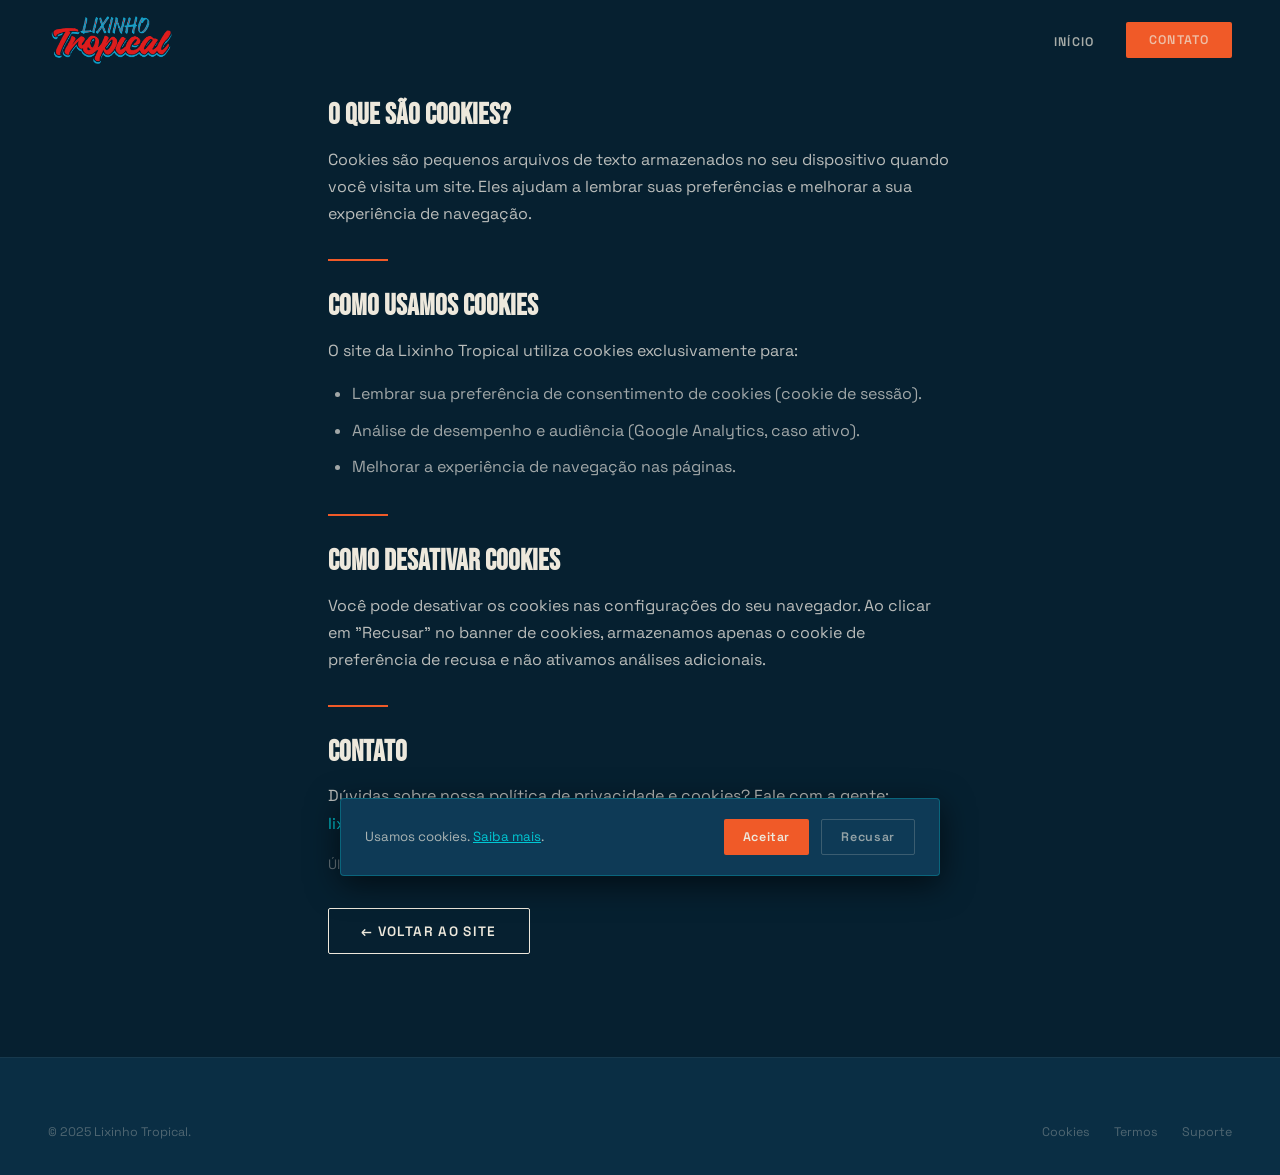
<file: pages/cookies.html>
<!DOCTYPE html>
<html lang="pt-BR">

<head>
  <meta charset="UTF-8">
  <meta name="viewport" content="width=device-width, initial-scale=1.0">
  <title>Política de Cookies — Lixinho Tropical</title>
  <link rel="stylesheet" href="../css/global.css">
</head>

<body>
  <nav id="nav" role="navigation">
    <div class="nav-inner"><a class="nav-logo" href="../index.html"><img src="../assets/img/logo_cortado.png"
          alt="Lixinho Tropical"></a>
      <ul class="nav-links">
        <li><a href="../index.html">Início</a></li>
        <li><a href="contato.html" class="btn btn-red nav-cta">Contato</a></li>
      </ul><button id="hamburger" class="hamburger" aria-label="Abrir menu"
        aria-expanded="false"><span></span><span></span><span></span></button>
    </div>
  </nav>
  <div id="mobile-nav" class="nav-mobile"><a href="../index.html">Início</a><a href="sobre.html">A Banda</a><a
      href="contato.html">Contato</a></div>

  

  <section class="section">
    <div class="container" style="max-width:720px">
      <div style="color:rgba(245,240,232,0.75);line-height:1.8">
        <h2 style="font-family:var(--font-display);font-size:1.8rem;margin-bottom:1rem;color:var(--white)">O que são
          cookies?</h2>
        <p>Cookies são pequenos arquivos de texto armazenados no seu dispositivo quando você visita um site. Eles ajudam
          a lembrar suas preferências e melhorar a sua experiência de navegação.</p>
        <div class="divider-red" style="margin:2rem 0"></div>
        <h2 style="font-family:var(--font-display);font-size:1.8rem;margin-bottom:1rem;color:var(--white)">Como usamos
          cookies</h2>
        <p>O site da Lixinho Tropical utiliza cookies exclusivamente para:</p>
        <ul style="margin:1rem 0 1rem 1.5rem;color:rgba(245,240,232,0.65)">
          <li style="margin-bottom:0.5rem">Lembrar sua preferência de consentimento de cookies (cookie de sessão).</li>
          <li style="margin-bottom:0.5rem">Análise de desempenho e audiência (Google Analytics, caso ativo).</li>
          <li style="margin-bottom:0.5rem">Melhorar a experiência de navegação nas páginas.</li>
        </ul>
        <div class="divider-red" style="margin:2rem 0"></div>
        <h2 style="font-family:var(--font-display);font-size:1.8rem;margin-bottom:1rem;color:var(--white)">Como
          desativar cookies</h2>
        <p>Você pode desativar os cookies nas configurações do seu navegador. Ao clicar em "Recusar" no banner de
          cookies, armazenamos apenas o cookie de preferência de recusa e não ativamos análises adicionais.</p>
        <div class="divider-red" style="margin:2rem 0"></div>
        <h2 style="font-family:var(--font-display);font-size:1.8rem;margin-bottom:1rem;color:var(--white)">Contato</h2>
        <p>Dúvidas sobre nossa política de privacidade e cookies? Fale com a gente: <a
            href="mailto:lixinhotropical@gmail.com" style="color:var(--cyan)">lixinhotropical@gmail.com</a></p>
        <p style="margin-top:1rem;font-size:0.85rem;color:rgba(245,240,232,0.4)">Última atualização: Janeiro de 2025.
        </p>
      </div>
      <div class="mt-4"><a href="../index.html" class="btn btn-outline">← Voltar ao site</a></div>
    </div>
  </section>

  <footer>
    <div class="container">
      <div class="footer-bottom" style="border-top:none;padding-top:0">
        <p class="footer-copy">© 2025 Lixinho Tropical.</p>
        <nav class="footer-legal"><a href="cookies.html">Cookies</a><a href="termos.html">Termos</a><a
            href="suporte.html">Suporte</a></nav>
      </div>
    </div>
  </footer>
  <div id="cookie-banner" role="dialog" style="display:none;">
    <p>Usamos cookies. <a href="cookies.html">Saiba mais</a>.</p>
    <div class="cookie-actions"><button id="cookie-accept">Aceitar</button><button id="cookie-decline">Recusar</button>
    </div>
  </div>
  <script src="../js/global.js"></script>
  <script src="../js/social-icons.js"></script>
</body>

</html>
</file>
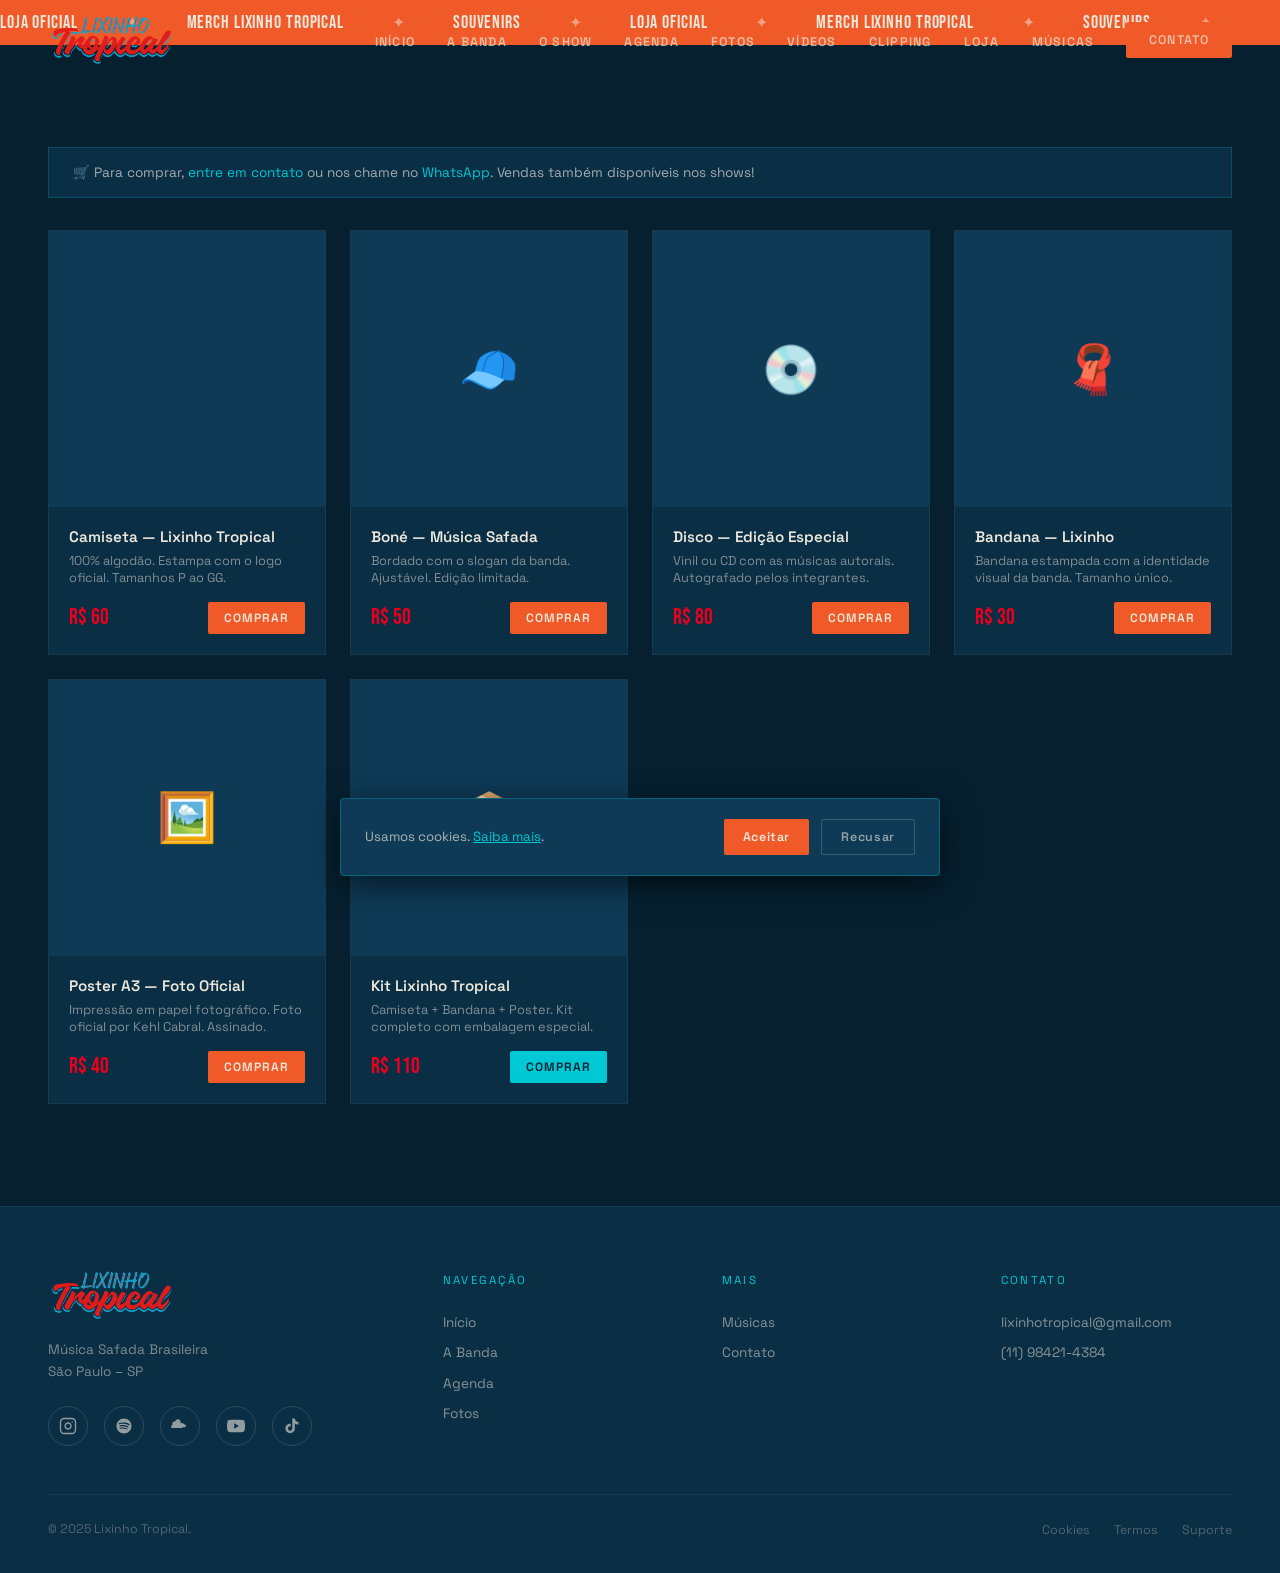
<file: pages/loja.html>
<!DOCTYPE html>
<html lang="pt-BR">

<head>
  <meta charset="UTF-8">
  <meta name="viewport" content="width=device-width, initial-scale=1.0">
  <meta name="description" content="Lojinha da Lixinho Tropical — souvenirs e merch oficial.">
  <title>Lojinha — Lixinho Tropical</title>
  <link rel="stylesheet" href="../css/global.css">
  <style>
    .shop-grid {
      display: grid;
      grid-template-columns: repeat(auto-fill, minmax(260px, 1fr));
      gap: 1.5rem;
    }

    .product-card {
      background: var(--gray-dark);
      border: 1px solid rgba(245, 240, 232, 0.06);
      overflow: hidden;
      transition: border-color 0.2s, transform 0.2s;
    }

    .product-card:hover {
      border-color: rgba(232, 0, 28, 0.3);
      transform: translateY(-4px);
    }

    .product-img {
      width: 100%;
      aspect-ratio: 1;
      object-fit: cover;
      background: var(--gray-mid);
    }

    .product-img-placeholder {
      width: 100%;
      aspect-ratio: 1;
      background: var(--gray-mid);
      display: flex;
      align-items: center;
      justify-content: center;
      font-size: 3rem;
    }

    .product-body {
      padding: 1.25rem;
    }

    .product-name {
      font-weight: 600;
      font-size: 0.95rem;
      margin-bottom: 0.35rem;
    }

    .product-desc {
      font-size: 0.8rem;
      color: rgba(245, 240, 232, 0.5);
      margin-bottom: 1rem;
    }

    .product-footer {
      display: flex;
      justify-content: space-between;
      align-items: center;
    }

    .product-price {
      font-family: var(--font-display);
      font-size: 1.4rem;
      color: var(--red);
    }

    .product-btn {
      padding: 0.5rem 1rem;
      font-size: 0.75rem;
      letter-spacing: 0.08em;
    }

    .cart-notice {
      background: var(--gray-dark);
      border: 1px solid rgba(0, 200, 232, 0.2);
      padding: 1rem 1.5rem;
      margin-bottom: 2rem;
      font-size: 0.85rem;
      color: rgba(245, 240, 232, 0.65);
    }

    .cart-notice a {
      color: var(--cyan);
    }
  </style>
</head>

<body>
  <nav id="nav" role="navigation" aria-label="Menu principal">
    <div class="nav-inner">
      <a class="nav-logo" href="../index.html"><img src="../assets/img/logo_cortado.png" alt="Lixinho Tropical"></a>
      <ul class="nav-links">
        <li><a href="../index.html">Início</a></li>
        <li><a href="sobre.html">A Banda</a></li>
        <li><a href="show.html">O Show</a></li>
        <li><a href="agenda.html">Agenda</a></li>
        <li><a href="fotos.html">Fotos</a></li>
        <li><a href="videos.html">Vídeos</a></li>
        <li><a href="clipping.html">Clipping</a></li>
        <li><a href="loja.html">Loja</a></li>
        <li><a href="musicas.html">Músicas</a></li>
        <li><a href="contato.html" class="btn btn-red nav-cta">Contato</a></li>
      </ul>
      <button id="hamburger" class="hamburger" aria-label="Abrir menu"
        aria-expanded="false"><span></span><span></span><span></span></button>
    </div>
  </nav>
  <div id="mobile-nav" class="nav-mobile">
    <a href="../index.html">Início</a><a href="sobre.html">A Banda</a><a href="show.html">O Show</a>
    <a href="agenda.html">Agenda</a><a href="fotos.html">Fotos</a><a href="videos.html">Vídeos</a>
    <a href="clipping.html">Clipping</a><a href="loja.html">Loja</a><a href="musicas.html">Músicas</a><a
      href="contato.html">Contato</a>
  </div>

  
  <div class="ticker-wrap" aria-hidden="true">
    <div class="ticker-track"><span class="ticker-item">Loja Oficial</span><span class="ticker-sep">✦</span><span
        class="ticker-item">Merch Lixinho Tropical</span><span class="ticker-sep">✦</span><span
        class="ticker-item">Souvenirs</span><span class="ticker-sep">✦</span></div>
  </div>

  <section class="section">
    <div class="container">
      <div class="cart-notice" data-reveal>
        🛒 Para comprar, <a href="contato.html">entre em contato</a> ou nos chame no <a
          href="https://wa.me/5511984214384" target="_blank" rel="noopener">WhatsApp</a>. Vendas também disponíveis nos
        shows!
      </div>
      <div class="shop-grid">
        <div class="product-card" data-reveal>
          <div src="assets/img/camiseta_lt.png" class="product-img-placeholder"></div>
          <div class="product-body">
            <div class="product-name">Camiseta — Lixinho Tropical</div>
            <div class="product-desc">100% algodão. Estampa com o logo oficial. Tamanhos P ao GG.</div>
            <div class="product-footer">
              <span class="product-price">R$ 60</span>
              <a href="https://wa.me/5511984214384" class="btn btn-red product-btn" target="_blank"
                rel="noopener">Comprar</a>
            </div>
          </div>
        </div>
        <div class="product-card" data-reveal>
          <div class="product-img-placeholder">🧢</div>
          <div class="product-body">
            <div class="product-name">Boné — Música Safada</div>
            <div class="product-desc">Bordado com o slogan da banda. Ajustável. Edição limitada.</div>
            <div class="product-footer">
              <span class="product-price">R$ 50</span>
              <a href="https://wa.me/5511984214384" class="btn btn-red product-btn" target="_blank"
                rel="noopener">Comprar</a>
            </div>
          </div>
        </div>
        <div class="product-card" data-reveal>
          <div class="product-img-placeholder">💿</div>
          <div class="product-body">
            <div class="product-name">Disco — Edição Especial</div>
            <div class="product-desc">Vinil ou CD com as músicas autorais. Autografado pelos integrantes.</div>
            <div class="product-footer">
              <span class="product-price">R$ 80</span>
              <a href="https://wa.me/5511984214384" class="btn btn-red product-btn" target="_blank"
                rel="noopener">Comprar</a>
            </div>
          </div>
        </div>
        <div class="product-card" data-reveal>
          <div class="product-img-placeholder">🧣</div>
          <div class="product-body">
            <div class="product-name">Bandana — Lixinho</div>
            <div class="product-desc">Bandana estampada com a identidade visual da banda. Tamanho único.</div>
            <div class="product-footer">
              <span class="product-price">R$ 30</span>
              <a href="https://wa.me/5511984214384" class="btn btn-red product-btn" target="_blank"
                rel="noopener">Comprar</a>
            </div>
          </div>
        </div>
        <div class="product-card" data-reveal>
          <div class="product-img-placeholder">🖼️</div>
          <div class="product-body">
            <div class="product-name">Poster A3 — Foto Oficial</div>
            <div class="product-desc">Impressão em papel fotográfico. Foto oficial por Kehl Cabral. Assinado.</div>
            <div class="product-footer">
              <span class="product-price">R$ 40</span>
              <a href="https://wa.me/5511984214384" class="btn btn-red product-btn" target="_blank"
                rel="noopener">Comprar</a>
            </div>
          </div>
        </div>
        <div class="product-card" data-reveal>
          <div class="product-img-placeholder">📦</div>
          <div class="product-body">
            <div class="product-name">Kit Lixinho Tropical</div>
            <div class="product-desc">Camiseta + Bandana + Poster. Kit completo com embalagem especial.</div>
            <div class="product-footer">
              <span class="product-price">R$ 110</span>
              <a href="https://wa.me/5511984214384" class="btn btn-cyan product-btn" target="_blank"
                rel="noopener">Comprar</a>
            </div>
          </div>
        </div>
      </div>
    </div>
  </section>

  <footer>
    <div class="container">
      <div class="footer-inner">
        <div class="footer-brand"><img src="../assets/img/logo_cortado.png" alt="Lixinho Tropical">
          <p class="footer-tagline">Música Safada Brasileira<br>São Paulo – SP</p>
          <div class="footer-socials"><a href="https://www.instagram.com/lixinhotropical/" class="social-link social-ig"
              aria-label="Instagram" target="_blank" rel="noopener"><span data-social-icon="instagram"></span></a><a
              href="https://open.spotify.com/intl-pt/artist/3noX4LW5rgdaEjRDBNDcei?si=TKRuq_6HRUKj_NIrK3AUfQ"
              class="social-link social-sp" aria-label="Spotify" target="_blank" rel="noopener"><span
                data-social-icon="spotify"></span></a><a href="https://soundcloud.com/lixinho-tropical"
              class="social-link social-sc" aria-label="SoundCloud" target="_blank" rel="noopener"><span
                data-social-icon="soundcloud"></span></a><a href="https://www.youtube.com/@lixinhotropical"
              class="social-link social-yt" aria-label="YouTube" target="_blank" rel="noopener"><span
                data-social-icon="youtube"></span></a><a href="https://www.tiktok.com/@lixinhotropical"
              class="social-link social-tt" aria-label="TikTok" target="_blank" rel="noopener"><span
                data-social-icon="tiktok"></span></a></div>
        </div>
        <div>
          <p class="footer-col-title">Navegação</p>
          <ul class="footer-col-links">
            <li><a href="../index.html">Início</a></li>
            <li><a href="sobre.html">A Banda</a></li>
            <li><a href="agenda.html">Agenda</a></li>
            <li><a href="fotos.html">Fotos</a></li>
          </ul>
        </div>
        <div>
          <p class="footer-col-title">Mais</p>
          <ul class="footer-col-links">
            <li><a href="musicas.html">Músicas</a></li>
            <li><a href="contato.html">Contato</a></li>
          </ul>
        </div>
        <div>
          <p class="footer-col-title">Contato</p>
          <ul class="footer-col-links">
            <li><a href="mailto:lixinhotropical@gmail.com">lixinhotropical@gmail.com</a></li>
            <li><a href="https://wa.me/5511984214384" target="_blank">(11) 98421-4384</a></li>
          </ul>
        </div>
      </div>
      <div class="footer-bottom">
        <p class="footer-copy">© 2025 Lixinho Tropical.</p>
        <nav class="footer-legal"><a href="cookies.html">Cookies</a><a href="termos.html">Termos</a><a
            href="suporte.html">Suporte</a></nav>
      </div>
    </div>
  </footer>
  <div id="cookie-banner" role="dialog" style="display:none;">
    <p>Usamos cookies. <a href="cookies.html">Saiba mais</a>.</p>
    <div class="cookie-actions"><button id="cookie-accept">Aceitar</button><button id="cookie-decline">Recusar</button>
    </div>
  </div>
  <script src="../js/global.js"></script>
  <script src="../js/social-icons.js"></script>
</body>

</html>
</file>
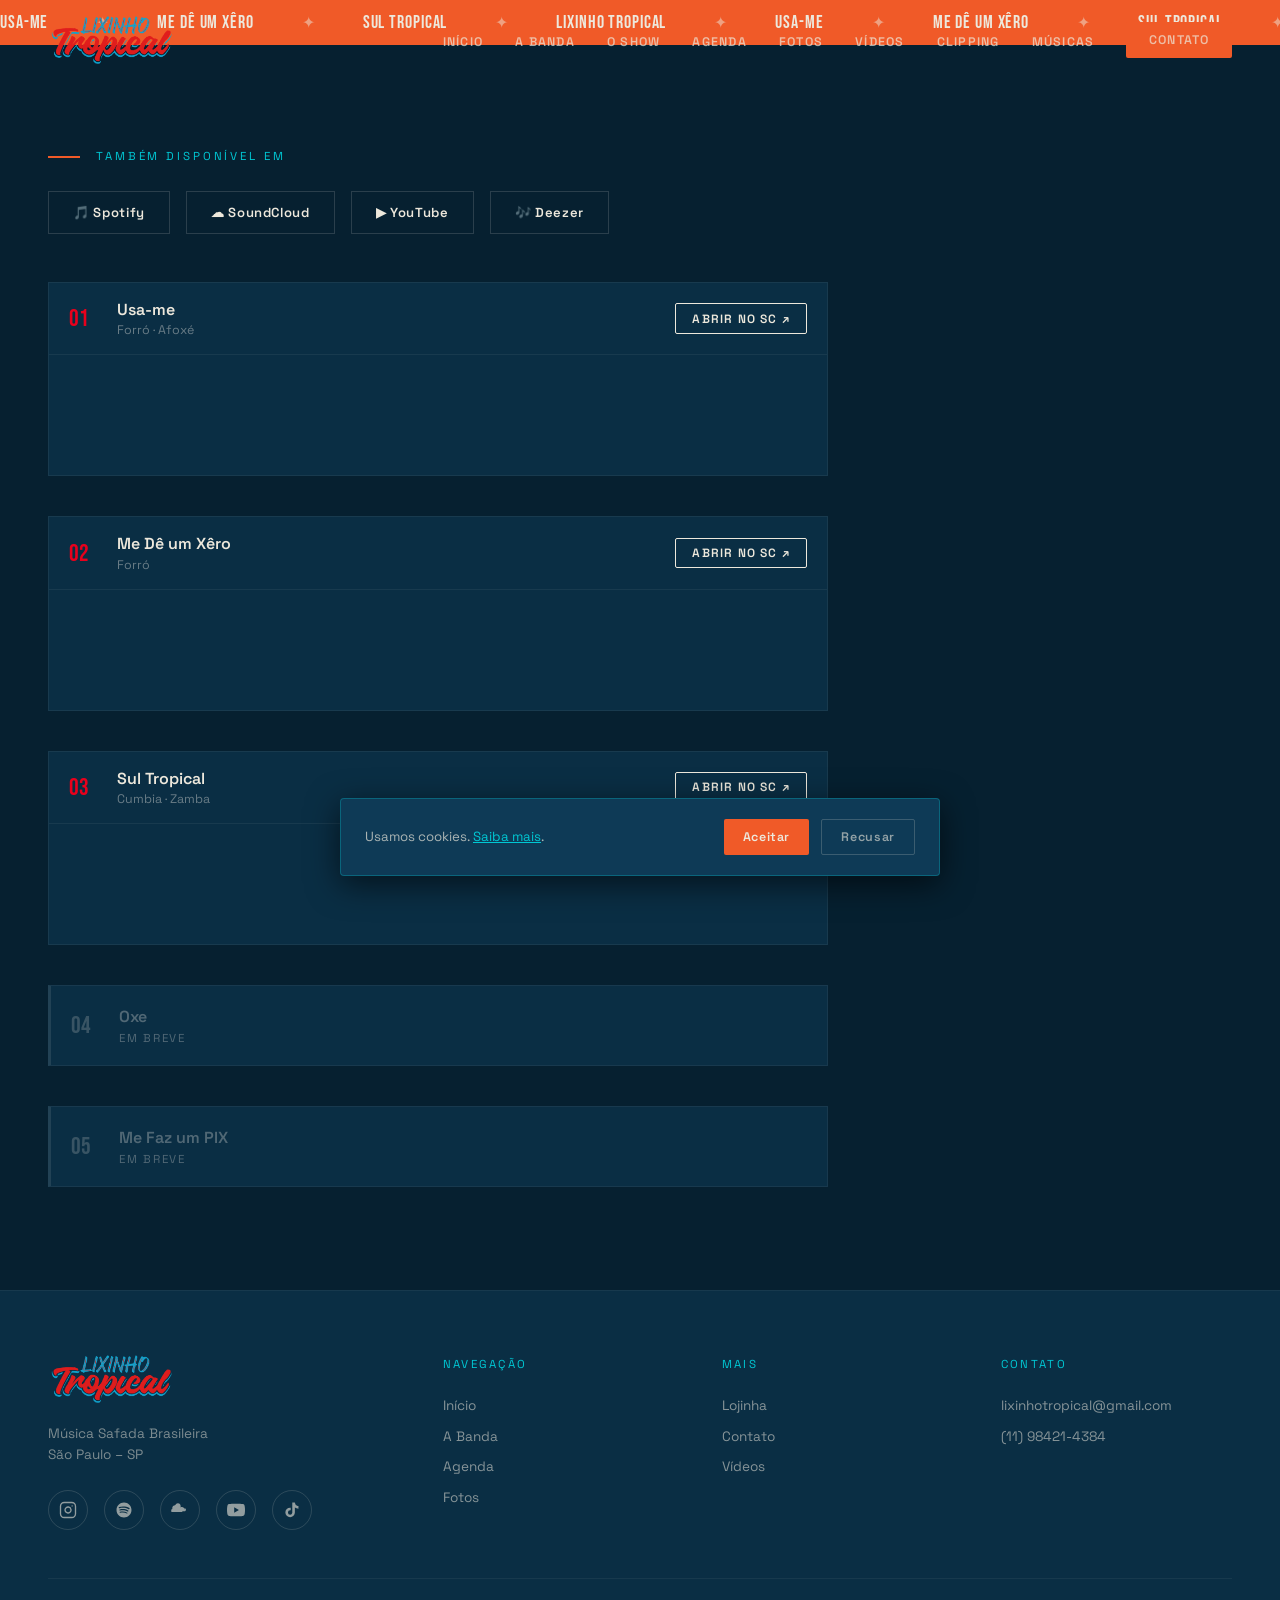
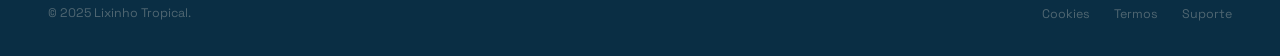
<file: pages/musicas.html>
<!DOCTYPE html>
<html lang="pt-BR">

<head>
  <meta charset="UTF-8">
  <meta name="viewport" content="width=device-width, initial-scale=1.0">
  <meta name="description" content="Ouça as músicas da Lixinho Tropical no SoundCloud.">
  <title>Músicas — Lixinho Tropical</title>
  <link rel="stylesheet" href="../css/global.css">
  <style>
    .streaming-bar {
      display: flex;
      gap: 1rem;
      flex-wrap: wrap;
      margin-bottom: 3rem;
    }

    .stream-btn {
      display: flex;
      align-items: center;
      gap: 0.6rem;
      padding: 0.75rem 1.5rem;
      border: 1px solid rgba(245, 240, 232, 0.15);
      font-size: 0.82rem;
      font-weight: 600;
      letter-spacing: 0.05em;
      transition: all 0.2s;
      color: var(--white);
    }

    .stream-btn:hover {
      background: rgba(245, 240, 232, 0.06);
      border-color: rgba(245, 240, 232, 0.3);
    }

    .track-list {
      display: flex;
      flex-direction: column;
      gap: 2.5rem;
      max-width: 780px;
    }

    .track-item {
      background: var(--gray-dark);
      border: 1px solid rgba(245, 240, 232, 0.06);
      overflow: hidden;
    }

    .track-header {
      display: flex;
      align-items: center;
      gap: 1rem;
      padding: 1rem 1.25rem;
      border-bottom: 1px solid rgba(245, 240, 232, 0.06);
    }

    .track-num {
      font-family: var(--font-display);
      font-size: 1.5rem;
      color: var(--red);
      min-width: 2rem;
    }

    .track-info {
      flex: 1;
    }

    .track-title {
      font-weight: 600;
      font-size: 1rem;
    }

    .track-genre {
      font-size: 0.78rem;
      color: rgba(245, 240, 232, 0.4);
      margin-top: 0.15rem;
    }

    .track-player {
      padding: 0;
    }

    .track-player iframe {
      display: block;
      width: 100%;
      border: none;
    }

    .track-soon {
      background: var(--gray-dark);
      border: 1px solid rgba(245, 240, 232, 0.06);
      border-left: 3px solid rgba(245, 240, 232, 0.1);
      padding: 1.25rem;
      display: flex;
      align-items: center;
      gap: 1rem;
      opacity: 0.45;
    }

    .track-soon .track-num {
      font-family: var(--font-display);
      font-size: 1.5rem;
      color: rgba(245, 240, 232, 0.2);
      min-width: 2rem;
    }

    .track-soon-label {
      font-size: 0.72rem;
      letter-spacing: 0.15em;
      text-transform: uppercase;
      color: rgba(245, 240, 232, 0.3);
      margin-top: 0.25rem;
    }
  </style>
</head>

<body>
  <nav id="nav" role="navigation" aria-label="Menu principal">
    <div class="nav-inner">
      <a class="nav-logo" href="../index.html"><img src="../assets/img/logo_cortado.png" alt="Lixinho Tropical"></a>
      <ul class="nav-links">
        <li><a href="../index.html">Início</a></li>
        <li><a href="sobre.html">A Banda</a></li>
        <li><a href="show.html">O Show</a></li>
        <li><a href="agenda.html">Agenda</a></li>
        <li><a href="fotos.html">Fotos</a></li>
        <li><a href="videos.html">Vídeos</a></li>
        <li><a href="clipping.html">Clipping</a></li>
       <!-- <li><a href="loja.html">Loja</a></li>-->
        <li><a href="musicas.html">Músicas</a></li>
        <li><a href="contato.html" class="btn btn-red nav-cta">Contato</a></li>
      </ul>
      <button id="hamburger" class="hamburger" aria-label="Abrir menu"
        aria-expanded="false"><span></span><span></span><span></span></button>
    </div>
  </nav>
  <div id="mobile-nav" class="nav-mobile">
    <a href="../index.html">Início</a><a href="sobre.html">A Banda</a><a href="show.html">O Show</a>
    <a href="agenda.html">Agenda</a><a href="fotos.html">Fotos</a><a href="videos.html">Vídeos</a>
    <a href="clipping.html">Clipping</a><!-- <a href="loja.html">Loja</a> --><a href="musicas.html">Músicas</a><a
      href="contato.html">Contato</a>
  </div>

  
  <div class="ticker-wrap" aria-hidden="true">
    <div class="ticker-track"><span class="ticker-item">Usa-me</span><span class="ticker-sep">✦</span><span
        class="ticker-item">Me Dê um Xêro</span><span class="ticker-sep">✦</span><span class="ticker-item">Sul
        Tropical</span><span class="ticker-sep">✦</span><span class="ticker-item">Lixinho Tropical</span><span
        class="ticker-sep">✦</span></div>
  </div>

  <section class="section">
    <div class="container">
      <p class="section-label mb-3" data-reveal>Também disponível em</p>
      <div class="streaming-bar" data-reveal>
        <a href="https://open.spotify.com/intl-pt/artist/3noX4LW5rgdaEjRDBNDcei?si=TKRuq_6HRUKj_NIrK3AUfQ"
          class="stream-btn" target="_blank" rel="noopener">🎵 Spotify</a>
        <a href="https://soundcloud.com/lixinho-tropical" class="stream-btn" target="_blank" rel="noopener">☁
          SoundCloud</a>
        <a href="https://www.youtube.com/@lixinhotropical" class="stream-btn" target="_blank" rel="noopener">▶
          YouTube</a>
        <a href="https://www.deezer.com/search/lixinho%20tropical" class="stream-btn" target="_blank" rel="noopener">🎶
          Deezer</a>
      </div>

      <div class="track-list">

        <!-- FAIXA 1 -->
        <div class="track-item" data-reveal>
          <div class="track-header">
            <div class="track-num">01</div>
            <div class="track-info">
              <div class="track-title">Usa-me</div>
              <div class="track-genre">Forró · Afoxé</div>
            </div>
            <a href="https://soundcloud.com/lixinho-tropical/lixinho-tropical-usa-me" target="_blank" rel="noopener"
              class="btn btn-outline" style="padding:0.4rem 1rem;font-size:0.75rem">Abrir no SC ↗</a>
          </div>
          <div class="track-player">
            <iframe height="120" scrolling="no" frameborder="no" allow="autoplay"
              src="https://w.soundcloud.com/player/?url=https%3A//soundcloud.com/lixinho-tropical/lixinho-tropical-usa-me&color=%23E8001C&auto_play=false&hide_related=true&show_comments=false&show_user=false&show_reposts=false&show_teaser=false">
            </iframe>
          </div>
        </div>

        <!-- FAIXA 2 -->
        <div class="track-item" data-reveal>
          <div class="track-header">
            <div class="track-num">02</div>
            <div class="track-info">
              <div class="track-title">Me Dê um Xêro</div>
              <div class="track-genre">Forró</div>
            </div>
            <a href="https://soundcloud.com/lixinho-tropical/lixinho-tropical-me-de-um-xero" target="_blank"
              rel="noopener" class="btn btn-outline" style="padding:0.4rem 1rem;font-size:0.75rem">Abrir no SC ↗</a>
          </div>
          <div class="track-player">
            <iframe height="120" scrolling="no" frameborder="no" allow="autoplay"
              src="https://w.soundcloud.com/player/?url=https%3A//soundcloud.com/lixinho-tropical/lixinho-tropical-me-de-um-xero&color=%23E8001C&auto_play=false&hide_related=true&show_comments=false&show_user=false&show_reposts=false&show_teaser=false">
            </iframe>
          </div>
        </div>

        <!-- FAIXA 3 -->
        <div class="track-item" data-reveal>
          <div class="track-header">
            <div class="track-num">03</div>
            <div class="track-info">
              <div class="track-title">Sul Tropical</div>
              <div class="track-genre">Cumbia · Zamba</div>
            </div>
            <a href="https://soundcloud.com/lixinho-tropical/lixinho-tropical-sul-tropical-zamba-pre-producao"
              target="_blank" rel="noopener" class="btn btn-outline" style="padding:0.4rem 1rem;font-size:0.75rem">Abrir
              no SC ↗</a>
          </div>
          <div class="track-player">
            <iframe height="120" scrolling="no" frameborder="no" allow="autoplay"
              src="https://w.soundcloud.com/player/?url=https%3A//soundcloud.com/lixinho-tropical/lixinho-tropical-sul-tropical-zamba-pre-producao&color=%23E8001C&auto_play=false&hide_related=true&show_comments=false&show_user=false&show_reposts=false&show_teaser=false">
            </iframe>
          </div>
        </div>

        <!-- EM BREVE -->
        <div class="track-soon" data-reveal>
          <div class="track-num">04</div>
          <div>
            <div class="track-title" style="color:rgba(245,240,232,0.3)">Oxe</div>
            <div class="track-soon-label">Em breve</div>
          </div>
        </div>
        <div class="track-soon" data-reveal>
          <div class="track-num">05</div>
          <div>
            <div class="track-title" style="color:rgba(245,240,232,0.3)">Me Faz um PIX</div>
            <div class="track-soon-label">Em breve</div>
          </div>
        </div>

      </div>
    </div>
  </section>

  <footer>
    <div class="container">
      <div class="footer-inner">
        <div class="footer-brand"><img src="../assets/img/logo_cortado.png" alt="Lixinho Tropical">
          <p class="footer-tagline">Música Safada Brasileira<br>São Paulo – SP</p>
          <div class="footer-socials"><a href="https://www.instagram.com/lixinhotropical/" class="social-link social-ig"
              aria-label="Instagram" target="_blank" rel="noopener"><span data-social-icon="instagram"></span></a><a
              href="https://open.spotify.com/intl-pt/artist/3noX4LW5rgdaEjRDBNDcei?si=TKRuq_6HRUKj_NIrK3AUfQ"
              class="social-link social-sp" aria-label="Spotify" target="_blank" rel="noopener"><span
                data-social-icon="spotify"></span></a><a href="https://soundcloud.com/lixinho-tropical"
              class="social-link social-sc" aria-label="SoundCloud" target="_blank" rel="noopener"><span
                data-social-icon="soundcloud"></span></a><a href="https://www.youtube.com/@lixinhotropical"
              class="social-link social-yt" aria-label="YouTube" target="_blank" rel="noopener"><span
                data-social-icon="youtube"></span></a><a href="https://www.tiktok.com/@lixinhotropical"
              class="social-link social-tt" aria-label="TikTok" target="_blank" rel="noopener"><span
                data-social-icon="tiktok"></span></a></div>
        </div>
        <div>
          <p class="footer-col-title">Navegação</p>
          <ul class="footer-col-links">
            <li><a href="../index.html">Início</a></li>
            <li><a href="sobre.html">A Banda</a></li>
            <li><a href="agenda.html">Agenda</a></li>
            <li><a href="fotos.html">Fotos</a></li>
          </ul>
        </div>
        <div>
          <p class="footer-col-title">Mais</p>
          <ul class="footer-col-links">
            <li><a href="loja.html">Lojinha</a></li>
            <li><a href="contato.html">Contato</a></li>
            <li><a href="videos.html">Vídeos</a></li>
          </ul>
        </div>
        <div>
          <p class="footer-col-title">Contato</p>
          <ul class="footer-col-links">
            <li><a href="mailto:lixinhotropical@gmail.com">lixinhotropical@gmail.com</a></li>
            <li><a href="https://wa.me/5511984214384" target="_blank">(11) 98421-4384</a></li>
          </ul>
        </div>
      </div>
      <div class="footer-bottom">
        <p class="footer-copy">© 2025 Lixinho Tropical.</p>
        <nav class="footer-legal"><a href="cookies.html">Cookies</a><a href="termos.html">Termos</a><a
            href="suporte.html">Suporte</a></nav>
      </div>
    </div>
  </footer>
  <div id="cookie-banner" role="dialog" style="display:none;">
    <p>Usamos cookies. <a href="cookies.html">Saiba mais</a>.</p>
    <div class="cookie-actions"><button id="cookie-accept">Aceitar</button><button id="cookie-decline">Recusar</button>
    </div>
  </div>
  <script src="../js/global.js"></script>
  <script src="../js/social-icons.js"></script>
</body>

</html>
</file>
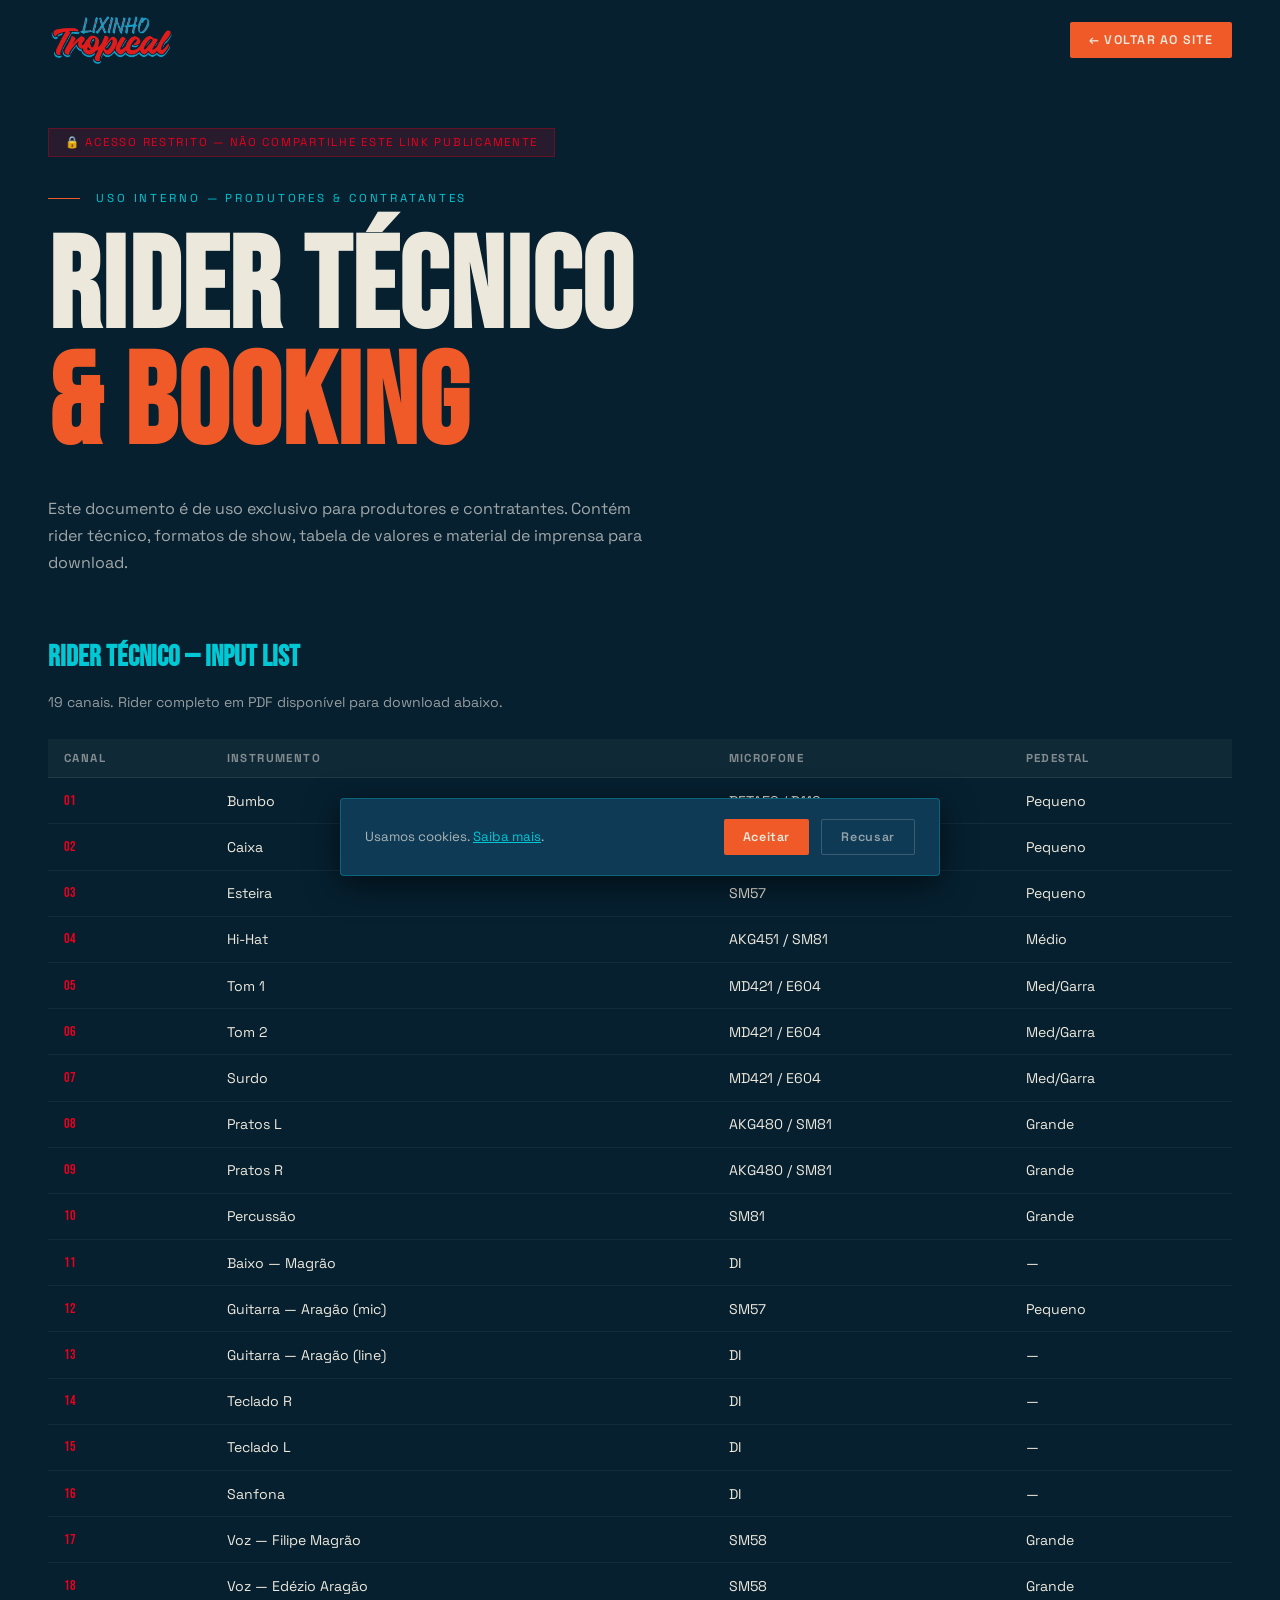
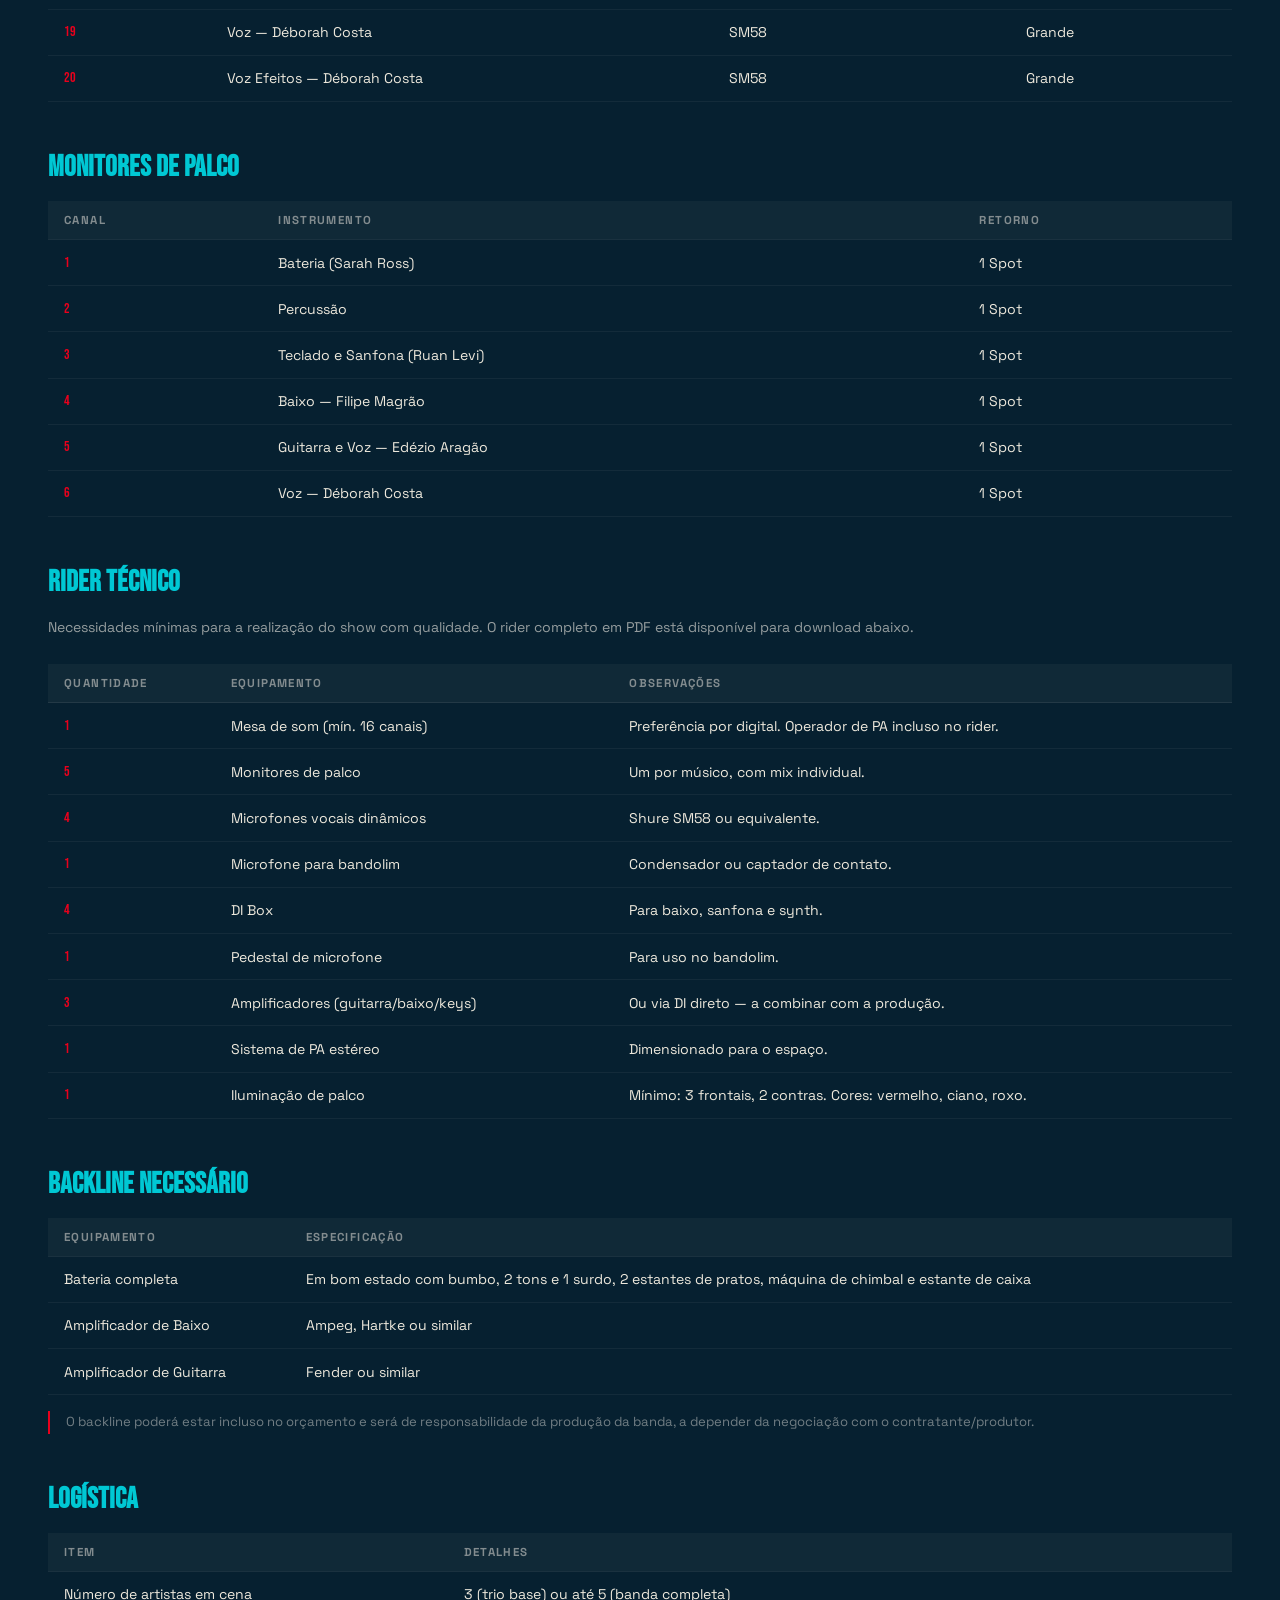
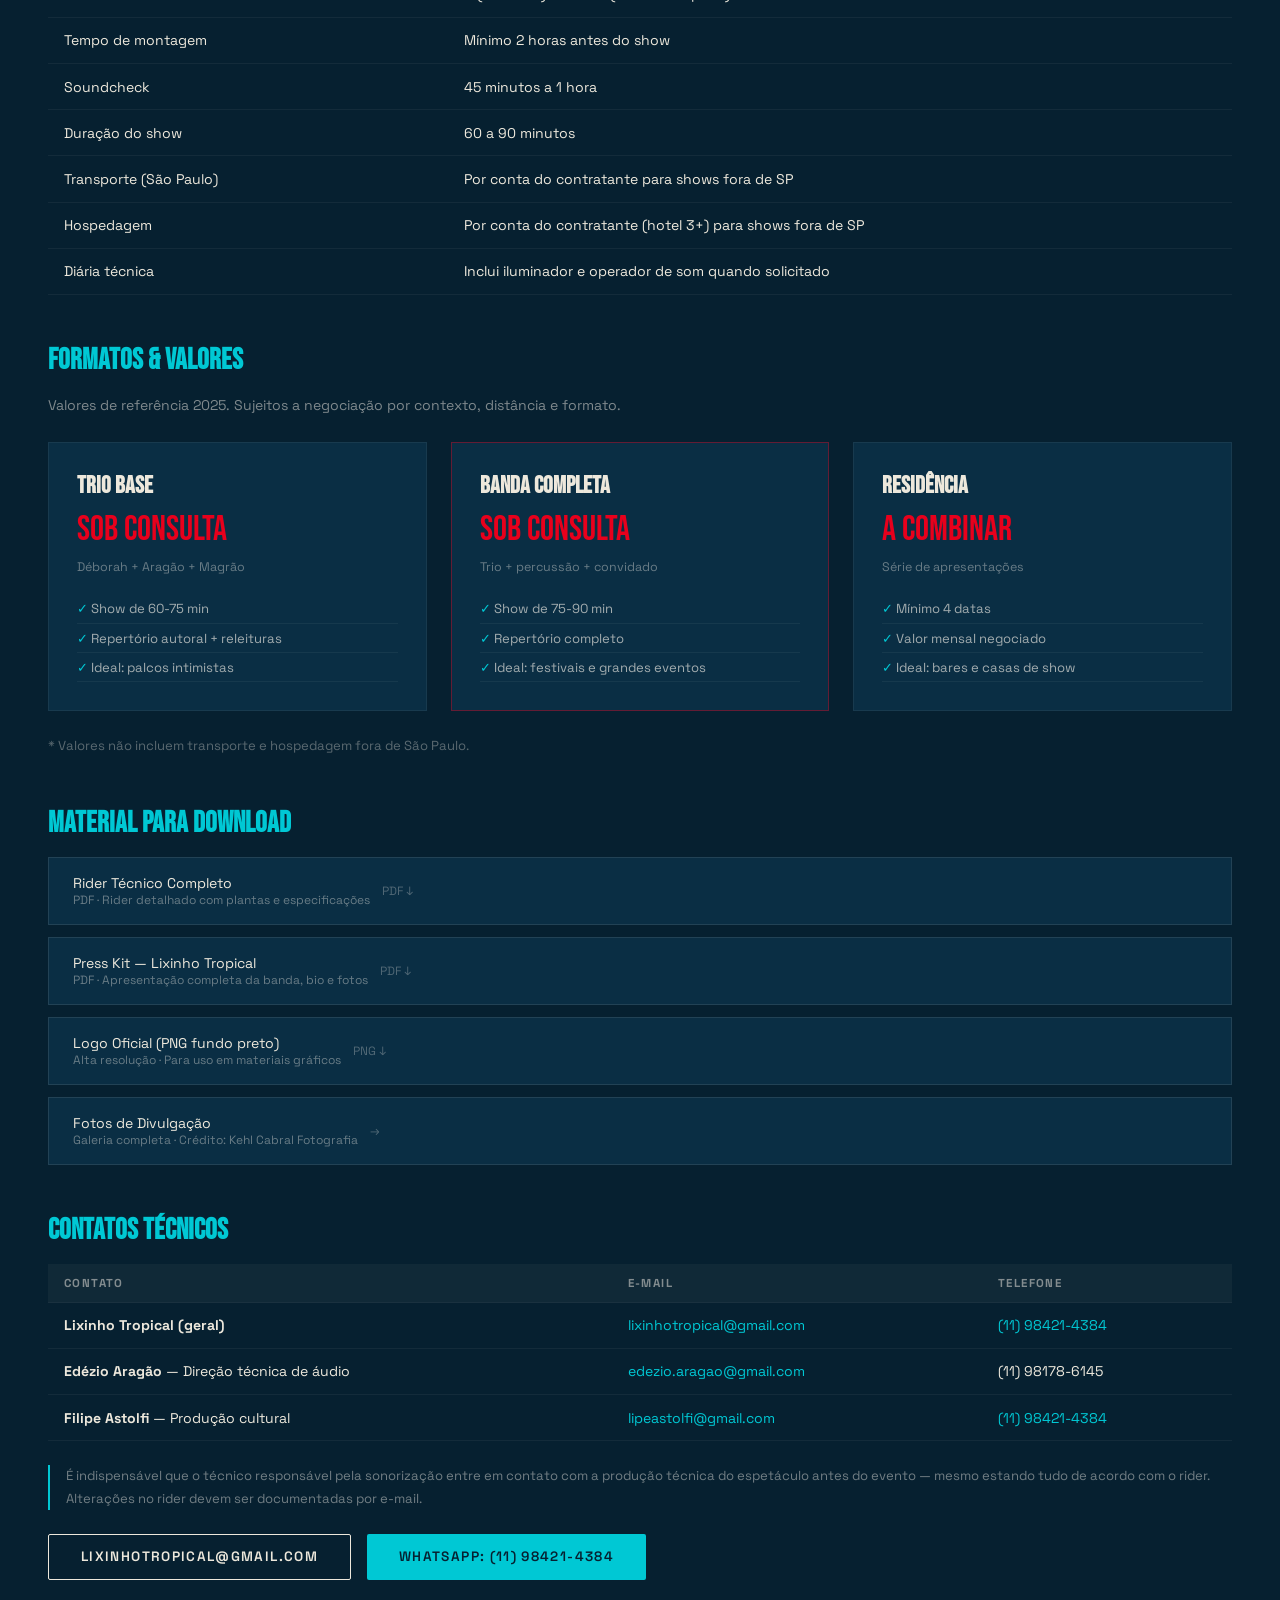
<file: pages/rider.html>
<!DOCTYPE html>
<html lang="pt-BR">

<head>
  <meta charset="UTF-8">
  <meta name="viewport" content="width=device-width, initial-scale=1.0">
  <meta name="robots" content="noindex, nofollow">
  <meta name="description" content="Informações técnicas, rider e valores — Lixinho Tropical. Acesso restrito.">
  <title>Rider Técnico & Booking — Lixinho Tropical [RESTRITO]</title>
  <link rel="stylesheet" href="../css/global.css">
  <style>
    .restricted-badge {
      display: inline-flex;
      align-items: center;
      gap: 0.5rem;
      padding: 0.4rem 1rem;
      background: rgba(232, 0, 28, 0.15);
      border: 1px solid rgba(232, 0, 28, 0.3);
      color: var(--red);
      font-size: 0.72rem;
      letter-spacing: 0.15em;
      text-transform: uppercase;
      margin-bottom: 2rem;
    }

    .rider-section {
      margin-bottom: 3rem;
    }

    .rider-section h3 {
      font-family: var(--font-display);
      font-size: 1.8rem;
      color: var(--cyan);
      margin-bottom: 1rem;
    }

    .rider-table {
      width: 100%;
      border-collapse: collapse;
      margin: 1rem 0;
    }

    .rider-table th {
      text-align: left;
      padding: 0.75rem 1rem;
      background: rgba(245, 240, 232, 0.04);
      font-size: 0.72rem;
      letter-spacing: 0.12em;
      text-transform: uppercase;
      color: rgba(245, 240, 232, 0.5);
      border-bottom: 1px solid rgba(245, 240, 232, 0.08);
    }

    .rider-table td {
      padding: 0.85rem 1rem;
      font-size: 0.88rem;
      border-bottom: 1px solid rgba(245, 240, 232, 0.05);
      vertical-align: top;
    }

    .rider-table tr:hover td {
      background: rgba(245, 240, 232, 0.02);
    }

    .qty {
      font-family: var(--font-display);
      font-size: 1.1rem;
      color: var(--red);
    }

    .formats-pricing {
      display: grid;
      grid-template-columns: repeat(3, 1fr);
      gap: 1.5rem;
    }

    .price-card {
      background: var(--gray-dark);
      border: 1px solid rgba(245, 240, 232, 0.06);
      padding: 1.75rem;
    }

    .price-card.featured {
      border-color: rgba(232, 0, 28, 0.4);
    }

    .price-card h4 {
      font-family: var(--font-display);
      font-size: 1.5rem;
      color: var(--white);
      margin-bottom: 0.5rem;
    }

    .price-value {
      font-family: var(--font-display);
      font-size: 2.2rem;
      color: var(--red);
    }

    .price-note {
      font-size: 0.78rem;
      color: rgba(245, 240, 232, 0.4);
      margin-top: 0.5rem;
    }

    .price-includes {
      list-style: none;
      margin-top: 1.25rem;
    }

    .price-includes li {
      font-size: 0.82rem;
      color: rgba(245, 240, 232, 0.65);
      padding: 0.35rem 0;
      border-bottom: 1px solid rgba(245, 240, 232, 0.05);
    }

    .price-includes li::before {
      content: '✓ ';
      color: var(--cyan);
    }

    .dl-btn {
      display: flex;
      align-items: center;
      gap: 0.75rem;
      padding: 1rem 1.5rem;
      background: var(--gray-dark);
      border: 1px solid rgba(245, 240, 232, 0.1);
      margin-bottom: 0.75rem;
      transition: border-color 0.2s;
    }

    .dl-btn:hover {
      border-color: rgba(232, 0, 28, 0.3);
    }

    .dl-btn-label {
      flex: 1;
      font-size: 0.88rem;
    }

    .dl-btn-sub {
      font-size: 0.75rem;
      color: rgba(245, 240, 232, 0.4);
    }

    .dl-btn-size {
      font-size: 0.75rem;
      color: rgba(245, 240, 232, 0.3);
    }

    @media(max-width:768px) {
      .formats-pricing {
        grid-template-columns: 1fr;
      }
    }
  </style>
</head>

<body>
  <nav id="nav" role="navigation" aria-label="Menu principal">
    <div class="nav-inner">
      <a class="nav-logo" href="../index.html"><img src="../assets/img/logo_cortado.png" alt="Lixinho Tropical"></a>
      <ul class="nav-links" style="display:none"></ul>
      <a href="contato.html" class="btn btn-red" style="font-size:0.78rem;padding:0.6rem 1.2rem">← Voltar ao Site</a>
    </div>
  </nav>

  <section style="padding-top:calc(var(--nav-h) + 3rem);padding-bottom:6rem">
    <div class="container">

      <div class="restricted-badge">🔒 Acesso restrito — não compartilhe este link publicamente</div>

      <p class="section-label">Uso interno — Produtores & Contratantes</p>
      <h1 class="mb-4">Rider Técnico<br><span class="text-red">& Booking</span></h1>
      <p style="max-width:600px;color:rgba(245,240,232,0.65);margin-bottom:4rem">
        Este documento é de uso exclusivo para produtores e contratantes. Contém rider técnico, formatos de show, tabela
        de valores e material de imprensa para download.
      </p>

      <!-- RIDER TÉCNICO -->
      <div class="rider-section">
        <h3>Rider Técnico — Input List</h3>
        <p style="font-size:0.88rem;color:rgba(245,240,232,0.6);margin-bottom:1.5rem">
          19 canais. Rider completo em PDF disponível para download abaixo.
        </p>
        <table class="rider-table">
          <thead>
            <tr>
              <th>Canal</th>
              <th>Instrumento</th>
              <th>Microfone</th>
              <th>Pedestal</th>
            </tr>
          </thead>
          <tbody>
            <tr>
              <td class="qty">01</td>
              <td>Bumbo</td>
              <td>BETA52 / D112</td>
              <td>Pequeno</td>
            </tr>
            <tr>
              <td class="qty">02</td>
              <td>Caixa</td>
              <td>MD441 / SM57</td>
              <td>Pequeno</td>
            </tr>
            <tr>
              <td class="qty">03</td>
              <td>Esteira</td>
              <td>SM57</td>
              <td>Pequeno</td>
            </tr>
            <tr>
              <td class="qty">04</td>
              <td>Hi-Hat</td>
              <td>AKG451 / SM81</td>
              <td>Médio</td>
            </tr>
            <tr>
              <td class="qty">05</td>
              <td>Tom 1</td>
              <td>MD421 / E604</td>
              <td>Med/Garra</td>
            </tr>
            <tr>
              <td class="qty">06</td>
              <td>Tom 2</td>
              <td>MD421 / E604</td>
              <td>Med/Garra</td>
            </tr>
            <tr>
              <td class="qty">07</td>
              <td>Surdo</td>
              <td>MD421 / E604</td>
              <td>Med/Garra</td>
            </tr>
            <tr>
              <td class="qty">08</td>
              <td>Pratos L</td>
              <td>AKG480 / SM81</td>
              <td>Grande</td>
            </tr>
            <tr>
              <td class="qty">09</td>
              <td>Pratos R</td>
              <td>AKG480 / SM81</td>
              <td>Grande</td>
            </tr>
            <tr>
              <td class="qty">10</td>
              <td>Percussão</td>
              <td>SM81</td>
              <td>Grande</td>
            </tr>
            <tr>
              <td class="qty">11</td>
              <td>Baixo — Magrão</td>
              <td>DI</td>
              <td>—</td>
            </tr>
            <tr>
              <td class="qty">12</td>
              <td>Guitarra — Aragão (mic)</td>
              <td>SM57</td>
              <td>Pequeno</td>
            </tr>
            <tr>
              <td class="qty">13</td>
              <td>Guitarra — Aragão (line)</td>
              <td>DI</td>
              <td>—</td>
            </tr>
            <tr>
              <td class="qty">14</td>
              <td>Teclado R</td>
              <td>DI</td>
              <td>—</td>
            </tr>
            <tr>
              <td class="qty">15</td>
              <td>Teclado L</td>
              <td>DI</td>
              <td>—</td>
            </tr>
            <tr>
              <td class="qty">16</td>
              <td>Sanfona</td>
              <td>DI</td>
              <td>—</td>
            </tr>
            <tr>
              <td class="qty">17</td>
              <td>Voz — Filipe Magrão</td>
              <td>SM58</td>
              <td>Grande</td>
            </tr>
            <tr>
              <td class="qty">18</td>
              <td>Voz — Edézio Aragão</td>
              <td>SM58</td>
              <td>Grande</td>
            </tr>
            <tr>
              <td class="qty">19</td>
              <td>Voz — Déborah Costa</td>
              <td>SM58</td>
              <td>Grande</td>
            </tr>
            <tr>
              <td class="qty">20</td>
              <td>Voz Efeitos — Déborah Costa</td>
              <td>SM58</td>
              <td>Grande</td>
            </tr>
          </tbody>
        </table>
      </div>

      <!-- MONITORES -->
      <div class="rider-section">
        <h3>Monitores de Palco</h3>
        <table class="rider-table">
          <thead>
            <tr>
              <th>Canal</th>
              <th>Instrumento</th>
              <th>Retorno</th>
            </tr>
          </thead>
          <tbody>
            <tr>
              <td class="qty">1</td>
              <td>Bateria (Sarah Ross)</td>
              <td>1 Spot</td>
            </tr>
            <tr>
              <td class="qty">2</td>
              <td>Percussão</td>
              <td>1 Spot</td>
            </tr>
            <tr>
              <td class="qty">3</td>
              <td>Teclado e Sanfona (Ruan Levi)</td>
              <td>1 Spot</td>
            </tr>
            <tr>
              <td class="qty">4</td>
              <td>Baixo — Filipe Magrão</td>
              <td>1 Spot</td>
            </tr>
            <tr>
              <td class="qty">5</td>
              <td>Guitarra e Voz — Edézio Aragão</td>
              <td>1 Spot</td>
            </tr>
            <tr>
              <td class="qty">6</td>
              <td>Voz — Déborah Costa</td>
              <td>1 Spot</td>
            </tr>
          </tbody>
        </table>
      </div>
      <div class="rider-section">
        <h3>Rider Técnico</h3>
        <p style="font-size:0.88rem;color:rgba(245,240,232,0.6);margin-bottom:1.5rem">
          Necessidades mínimas para a realização do show com qualidade. O rider completo em PDF está disponível para
          download abaixo.
        </p>
        <table class="rider-table">
          <thead>
            <tr>
              <th>Quantidade</th>
              <th>Equipamento</th>
              <th>Observações</th>
            </tr>
          </thead>
          <tbody>
            <tr>
              <td class="qty">1</td>
              <td>Mesa de som (mín. 16 canais)</td>
              <td>Preferência por digital. Operador de PA incluso no rider.</td>
            </tr>
            <tr>
              <td class="qty">5</td>
              <td>Monitores de palco</td>
              <td>Um por músico, com mix individual.</td>
            </tr>
            <tr>
              <td class="qty">4</td>
              <td>Microfones vocais dinâmicos</td>
              <td>Shure SM58 ou equivalente.</td>
            </tr>
            <tr>
              <td class="qty">1</td>
              <td>Microfone para bandolim</td>
              <td>Condensador ou captador de contato.</td>
            </tr>
            <tr>
              <td class="qty">4</td>
              <td>DI Box</td>
              <td>Para baixo, sanfona e synth.</td>
            </tr>
            <tr>
              <td class="qty">1</td>
              <td>Pedestal de microfone</td>
              <td>Para uso no bandolim.</td>
            </tr>
            <tr>
              <td class="qty">3</td>
              <td>Amplificadores (guitarra/baixo/keys)</td>
              <td>Ou via DI direto — a combinar com a produção.</td>
            </tr>
            <tr>
              <td class="qty">1</td>
              <td>Sistema de PA estéreo</td>
              <td>Dimensionado para o espaço.</td>
            </tr>
            <tr>
              <td class="qty">1</td>
              <td>Iluminação de palco</td>
              <td>Mínimo: 3 frontais, 2 contras. Cores: vermelho, ciano, roxo.</td>
            </tr>
          </tbody>
        </table>
      </div>

      <!-- BACKLINE -->
      <div class="rider-section">
        <h3>Backline Necessário</h3>
        <table class="rider-table">
          <thead>
            <tr>
              <th>Equipamento</th>
              <th>Especificação</th>
            </tr>
          </thead>
          <tbody>
            <tr>
              <td>Bateria completa</td>
              <td>Em bom estado com bumbo, 2 tons e 1 surdo, 2 estantes de pratos, máquina de chimbal e estante de caixa
              </td>
            </tr>
            <tr>
              <td>Amplificador de Baixo</td>
              <td>Ampeg, Hartke ou similar</td>
            </tr>
            <tr>
              <td>Amplificador de Guitarra</td>
              <td>Fender ou similar</td>
            </tr>
          </tbody>
        </table>
        <p
          style="font-size:0.82rem;margin-top:1rem;color:rgba(245,240,232,0.45);border-left:2px solid var(--red);padding-left:1rem">
          O backline poderá estar incluso no orçamento e será de responsabilidade da produção da banda, a depender da
          negociação com o contratante/produtor.
        </p>
      </div>

      <!-- LOGÍSTICA -->
      <div class="rider-section">
        <h3>Logística</h3>
        <table class="rider-table">
          <thead>
            <tr>
              <th>Item</th>
              <th>Detalhes</th>
            </tr>
          </thead>
          <tbody>
            <tr>
              <td>Número de artistas em cena</td>
              <td>3 (trio base) ou até 5 (banda completa)</td>
            </tr>
            <tr>
              <td>Tempo de montagem</td>
              <td>Mínimo 2 horas antes do show</td>
            </tr>
            <tr>
              <td>Soundcheck</td>
              <td>45 minutos a 1 hora</td>
            </tr>
            <tr>
              <td>Duração do show</td>
              <td>60 a 90 minutos</td>
            </tr>
            <tr>
              <td>Transporte (São Paulo)</td>
              <td>Por conta do contratante para shows fora de SP</td>
            </tr>
            <tr>
              <td>Hospedagem</td>
              <td>Por conta do contratante (hotel 3+) para shows fora de SP</td>
            </tr>
            <tr>
              <td>Diária técnica</td>
              <td>Inclui iluminador e operador de som quando solicitado</td>
            </tr>
          </tbody>
        </table>
      </div>

      <!-- FORMATOS & VALORES -->
      <div class="rider-section">
        <h3>Formatos & Valores</h3>
        <p style="font-size:0.88rem;color:rgba(245,240,232,0.5);margin-bottom:1.5rem">Valores de referência 2025.
          Sujeitos a negociação por contexto, distância e formato.</p>
        <div class="formats-pricing">
          <div class="price-card">
            <h4>Trio Base</h4>
            <div class="price-value">Sob consulta</div>
            <div class="price-note">Déborah + Aragão + Magrão</div>
            <ul class="price-includes">
              <li>Show de 60-75 min</li>
              <li>Repertório autoral + releituras</li>
              <li>Ideal: palcos intimistas</li>
            </ul>
          </div>
          <div class="price-card featured">
            <h4>Banda Completa</h4>
            <div class="price-value">Sob consulta</div>
            <div class="price-note">Trio + percussão + convidado</div>
            <ul class="price-includes">
              <li>Show de 75-90 min</li>
              <li>Repertório completo</li>
              <li>Ideal: festivais e grandes eventos</li>
            </ul>
          </div>
          <div class="price-card">
            <h4>Residência</h4>
            <div class="price-value">A combinar</div>
            <div class="price-note">Série de apresentações</div>
            <ul class="price-includes">
              <li>Mínimo 4 datas</li>
              <li>Valor mensal negociado</li>
              <li>Ideal: bares e casas de show</li>
            </ul>
          </div>
        </div>
        <p style="font-size:0.82rem;color:rgba(245,240,232,0.35);margin-top:1.5rem">* Valores não incluem transporte e
          hospedagem fora de São Paulo.</p>
      </div>

      <!-- DOWNLOADS -->
      <div class="rider-section">
        <h3>Material para Download</h3>
        <a href="../assets/pdf/rider-tecnico.pdf" class="dl-btn" download>
          <div>
            <div class="dl-btn-label">Rider Técnico Completo</div>
            <div class="dl-btn-sub">PDF · Rider detalhado com plantas e especificações</div>
          </div>
          <span class="dl-btn-size">PDF ↓</span>
        </a>
        <a href="../assets/pdf/press-kit.pdf" class="dl-btn" download>
          <div>
            <div class="dl-btn-label">Press Kit — Lixinho Tropical</div>
            <div class="dl-btn-sub">PDF · Apresentação completa da banda, bio e fotos</div>
          </div>
          <span class="dl-btn-size">PDF ↓</span>
        </a>
        <a href="../assets/img/logo_cortado.png" class="dl-btn" download>
          <div>
            <div class="dl-btn-label">Logo Oficial (PNG fundo preto)</div>
            <div class="dl-btn-sub">Alta resolução · Para uso em materiais gráficos</div>
          </div>
          <span class="dl-btn-size">PNG ↓</span>
        </a>
        <a href="fotos.html" class="dl-btn">
          <div>
            <div class="dl-btn-label">Fotos de Divulgação</div>
            <div class="dl-btn-sub">Galeria completa · Crédito: Kehl Cabral Fotografia</div>
          </div>
          <span class="dl-btn-size">→</span>
        </a>
      </div>

      <!-- CONTATO -->
      <div class="rider-section">
        <h3>Contatos Técnicos</h3>
        <table class="rider-table">
          <thead>
            <tr>
              <th>Contato</th>
              <th>E-mail</th>
              <th>Telefone</th>
            </tr>
          </thead>
          <tbody>
            <tr>
              <td><strong style="color:var(--white)">Lixinho Tropical (geral)</strong></td>
              <td><a href="mailto:lixinhotropical@gmail.com" style="color:var(--cyan)">lixinhotropical@gmail.com</a>
              </td>
              <td><a href="https://wa.me/5511984214384" style="color:var(--cyan)">(11) 98421-4384</a></td>
            </tr>
            <tr>
              <td><strong style="color:var(--white)">Edézio Aragão</strong> — Direção técnica de áudio</td>
              <td><a href="mailto:edezio.aragao@gmail.com" style="color:var(--cyan)">edezio.aragao@gmail.com</a></td>
              <td>(11) 98178-6145</td>
            </tr>
            <tr>
              <td><strong style="color:var(--white)">Filipe Astolfi</strong> — Produção cultural</td>
              <td><a href="mailto:lipeastolfi@gmail.com" style="color:var(--cyan)">lipeastolfi@gmail.com</a></td>
              <td><a href="https://wa.me/5511984214384" style="color:var(--cyan)">(11) 98421-4384</a></td>
            </tr>
          </tbody>
        </table>
        <p
          style="font-size:0.82rem;margin-top:1.5rem;color:rgba(245,240,232,0.45);border-left:2px solid var(--cyan);padding-left:1rem">
          É indispensável que o técnico responsável pela sonorização entre em contato com a produção técnica do
          espetáculo antes do evento — mesmo estando tudo de acordo com o rider. Alterações no rider devem ser
          documentadas por e-mail.
        </p>
        <div class="flex gap-2 wrap mt-3">
          <a href="mailto:lixinhotropical@gmail.com" class="btn btn-outline">lixinhotropical@gmail.com</a>
          <a href="https://wa.me/5511984214384" class="btn btn-cyan" target="_blank" rel="noopener">WhatsApp: (11)
            98421-4384</a>
        </div>
      </div>

    </div>
  </section>

  <div id="cookie-banner" role="dialog" style="display:none;">
    <p>Usamos cookies. <a href="cookies.html">Saiba mais</a>.</p>
    <div class="cookie-actions"><button id="cookie-accept">Aceitar</button><button id="cookie-decline">Recusar</button>
    </div>
  </div>
  <script src="../js/global.js"></script>
  <script src="../js/social-icons.js"></script>
</body>

</html>
</file>
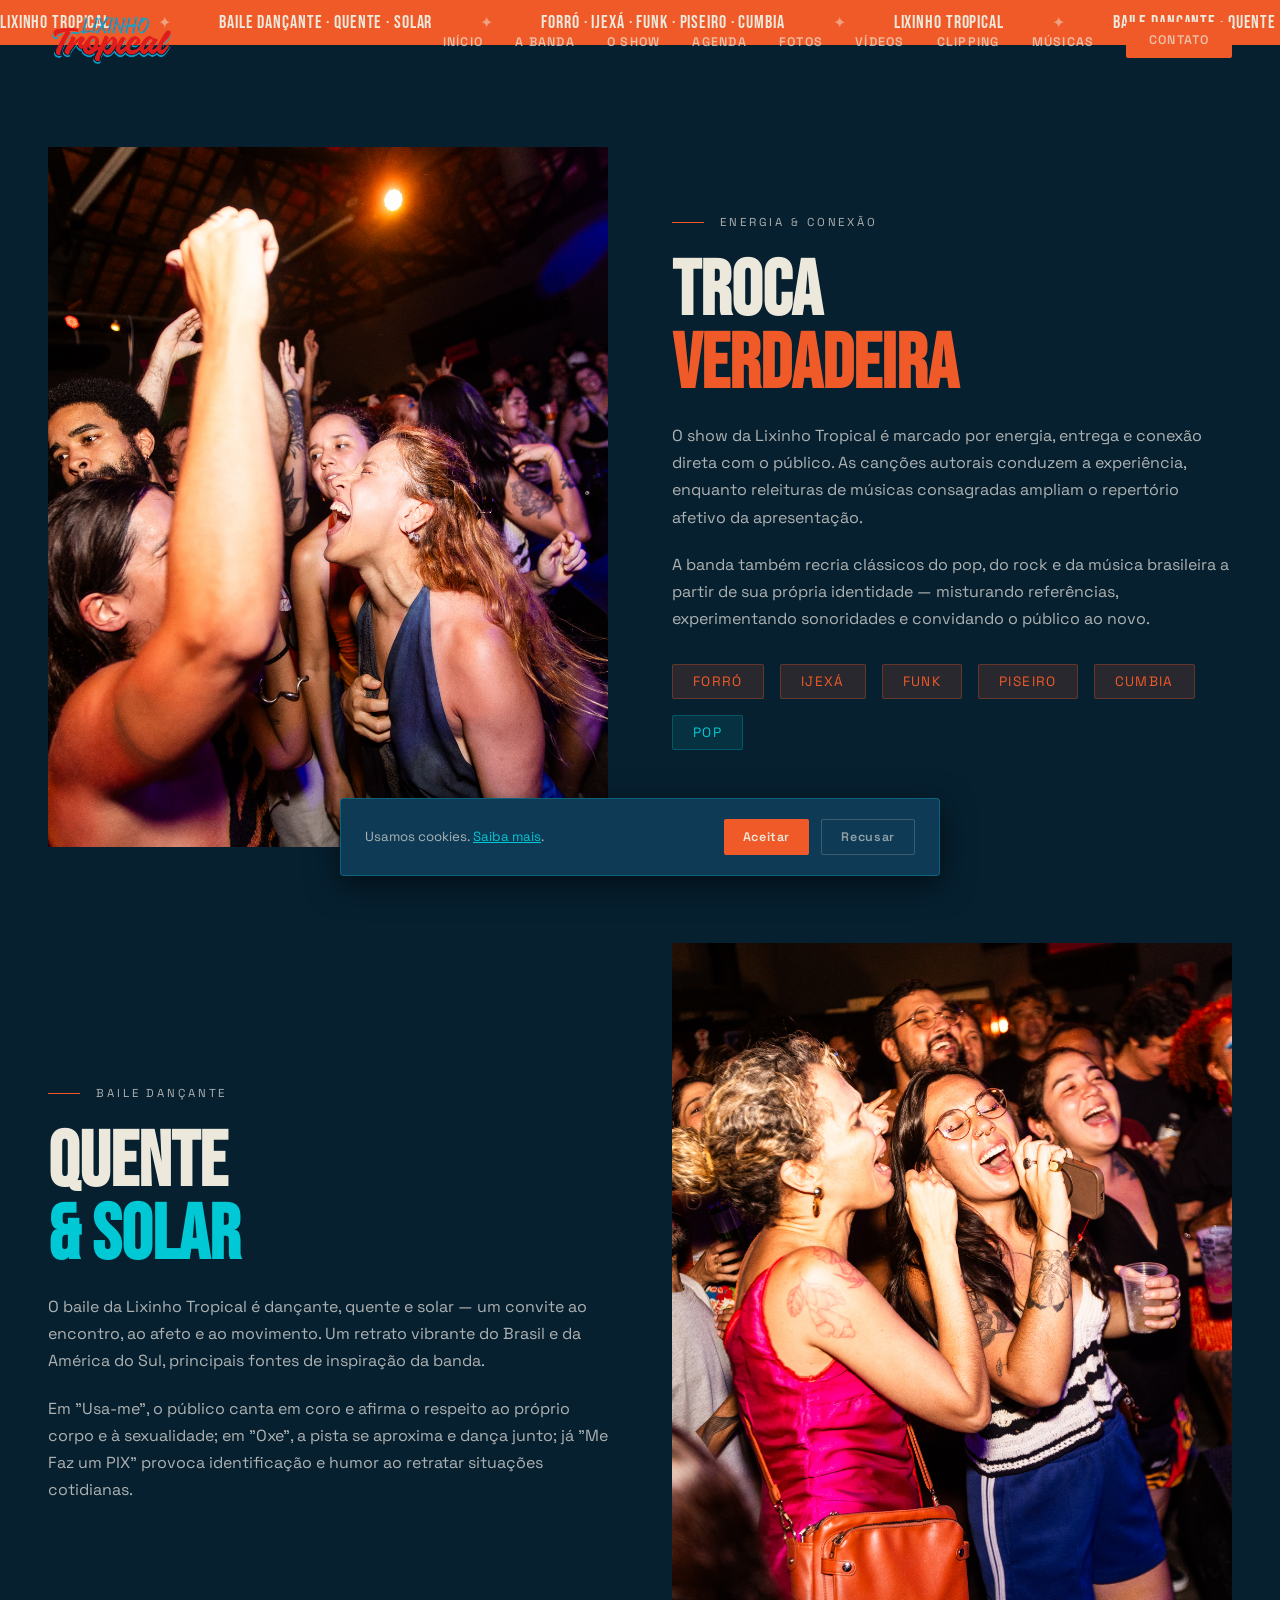
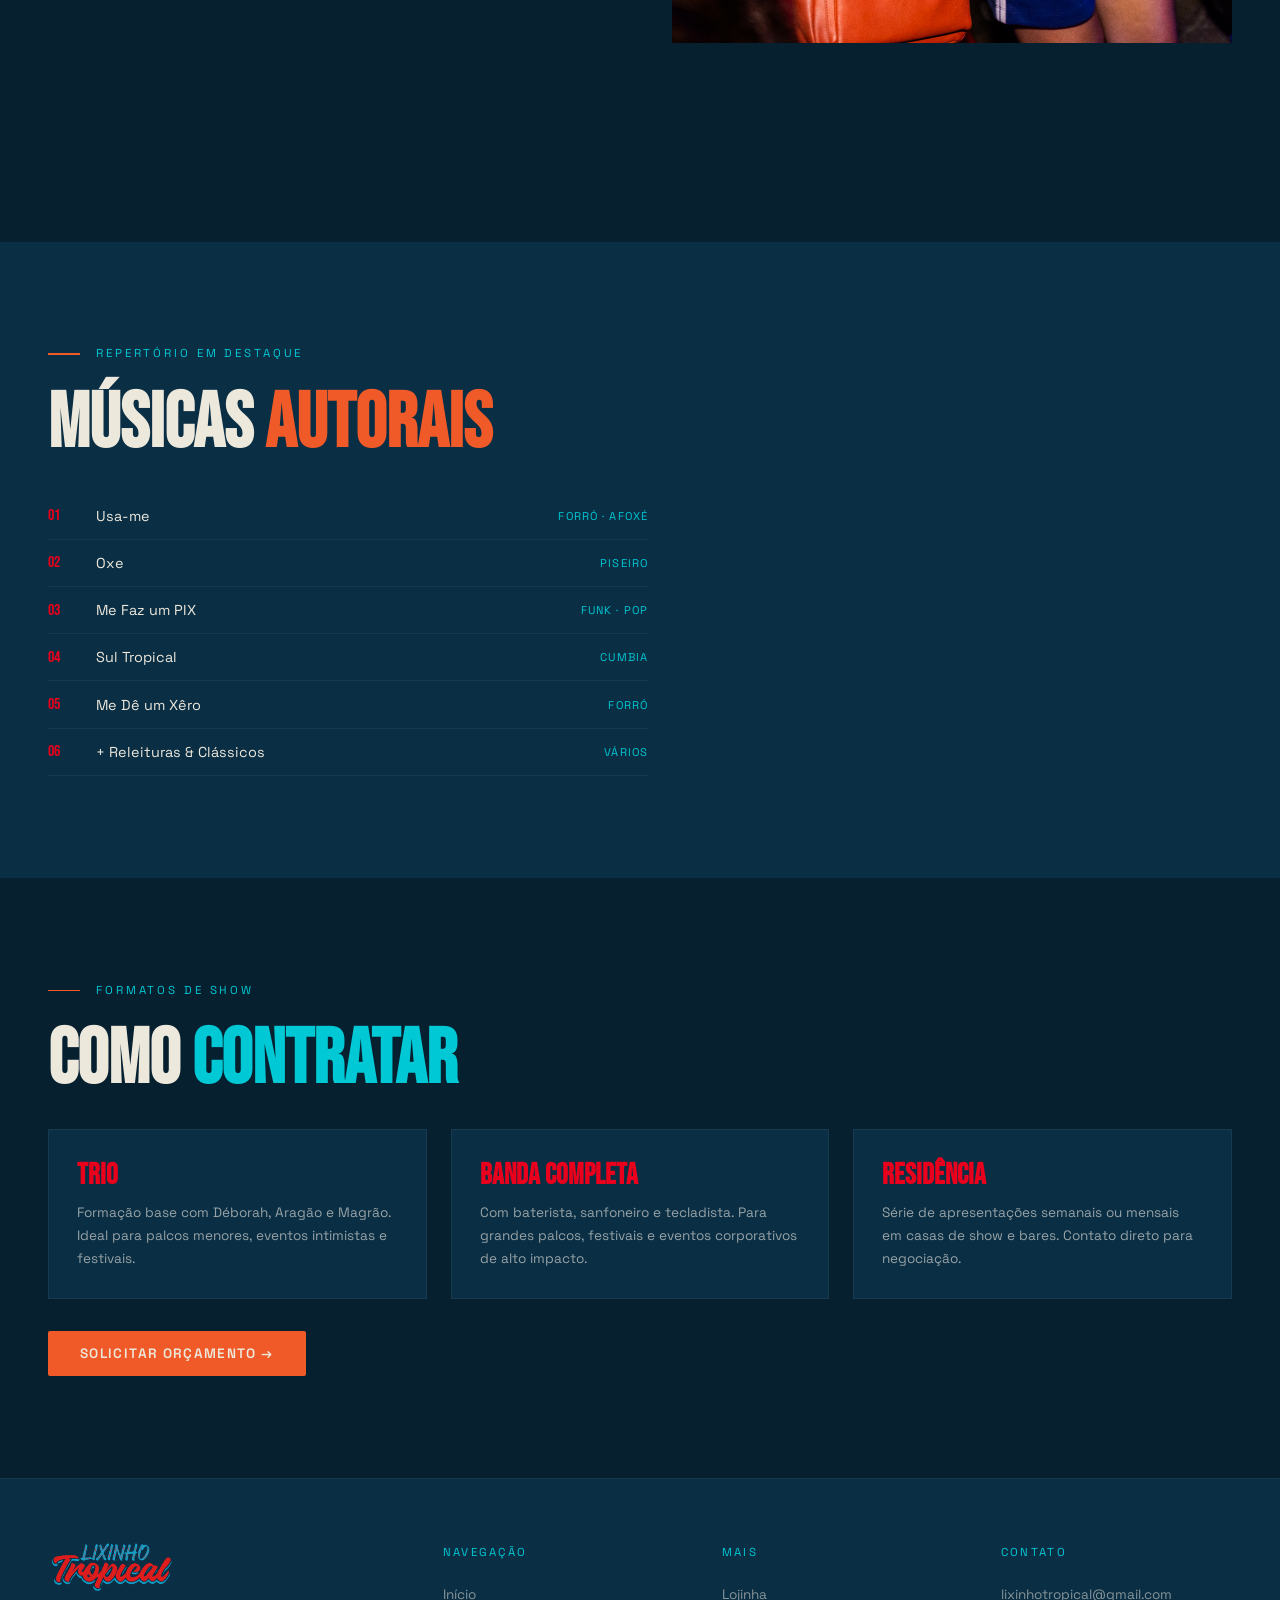
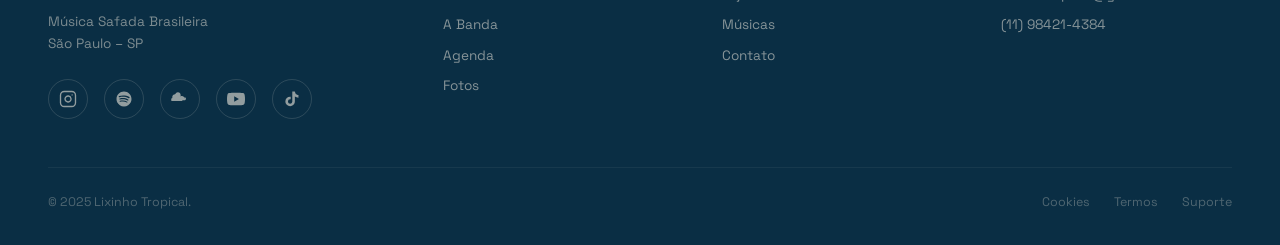
<file: pages/show.html>
<!DOCTYPE html>
<html lang="pt-BR">

<head>
  <meta charset="UTF-8">
  <meta name="viewport" content="width=device-width, initial-scale=1.0">
  <meta name="description" content="O Show da Lixinho Tropical — energia, ritmo e conexão verdadeira.">
  <title>O Show — Lixinho Tropical</title>
  <link rel="stylesheet" href="../css/global.css">
  <style>
    .show-feature {
      display: grid;
      grid-template-columns: 1fr 1fr;
      gap: 4rem;
      align-items: center;
      margin-bottom: 6rem;
    }

    .show-feature.reverse {
      direction: rtl;
    }

    .show-feature.reverse>* {
      direction: ltr;
    }

    .show-feature img {
      width: 100%;
      aspect-ratio: 4/5;
      object-fit: cover;
    }

    .show-feature-text>*+* {
      margin-top: 1.25rem;
    }

    .show-feature-text p {
      color: rgba(245, 240, 232, 0.7);
    }

    .ritmos-big {
      display: flex;
      flex-wrap: wrap;
      gap: 1rem;
      margin: 2rem 0;
    }

    .ritmos-big .tag {
      font-size: 0.85rem;
      padding: 0.5rem 1.25rem;
    }

    .songs-list {
      list-style: none;
      counter-reset: song;
    }

    .songs-list li {
      counter-increment: song;
      display: flex;
      align-items: center;
      gap: 1rem;
      padding: 0.85rem 0;
      border-bottom: 1px solid rgba(245, 240, 232, 0.06);
      font-size: 0.9rem;
    }

    .songs-list li::before {
      content: counter(song, decimal-leading-zero);
      font-family: var(--font-display);
      font-size: 1rem;
      color: var(--red);
      min-width: 2rem;
    }

    .song-title {
      flex: 1;
    }

    .song-tag {
      font-size: 0.7rem;
      letter-spacing: 0.1em;
      text-transform: uppercase;
      color: var(--cyan);
    }

    .formats-grid {
      display: grid;
      grid-template-columns: repeat(3, 1fr);
      gap: 1.5rem;
    }

    .format-card {
      background: var(--gray-dark);
      border: 1px solid rgba(245, 240, 232, 0.06);
      padding: 1.75rem;
    }

    .format-card h3 {
      font-family: var(--font-display);
      font-size: 1.8rem;
      color: var(--red);
      margin-bottom: 0.5rem;
    }

    .format-card p {
      font-size: 0.85rem;
      color: rgba(245, 240, 232, 0.6);
    }

    @media(max-width:768px) {
      .show-feature {
        grid-template-columns: 1fr;
        gap: 2rem;
      }

      .show-feature.reverse {
        direction: ltr;
      }

      .formats-grid {
        grid-template-columns: 1fr;
      }
    }
  </style>
</head>

<body>
  <nav id="nav" role="navigation" aria-label="Menu principal">
    <div class="nav-inner">
      <a class="nav-logo" href="../index.html"><img src="../assets/img/logo_cortado.png" alt="Lixinho Tropical"></a>
      <ul class="nav-links">
        <li><a href="../index.html">Início</a></li>
        <li><a href="sobre.html">A Banda</a></li>
        <li><a href="show.html">O Show</a></li>
        <li><a href="agenda.html">Agenda</a></li>
        <li><a href="fotos.html">Fotos</a></li>
        <li><a href="videos.html">Vídeos</a></li>
        <li><a href="clipping.html">Clipping</a></li>
       <!-- <li><a href="loja.html">Loja</a></li>-->
        <li><a href="musicas.html">Músicas</a></li>
        <li><a href="contato.html" class="btn btn-red nav-cta">Contato</a></li>
      </ul>
      <button id="hamburger" class="hamburger" aria-label="Abrir menu"
        aria-expanded="false"><span></span><span></span><span></span></button>
    </div>
  </nav>
  <div id="mobile-nav" class="nav-mobile">
    <a href="../index.html">Início</a><a href="sobre.html">A Banda</a><a href="show.html">O Show</a>
    <a href="agenda.html">Agenda</a><a href="fotos.html">Fotos</a><a href="videos.html">Vídeos</a>
    <a href="clipping.html">Clipping</a><!-- <a href="loja.html">Loja</a> --><a href="musicas.html">Músicas</a><a
      href="contato.html">Contato</a>
  </div>

  
  <div class="ticker-wrap" aria-hidden="true">
    <div class="ticker-track"><span class="ticker-item">Lixinho Tropical</span><span class="ticker-sep">✦</span><span
        class="ticker-item">Baile dançante · quente · solar</span><span class="ticker-sep">✦</span><span
        class="ticker-item">Forró · Ijexá · Funk · Piseiro · Cumbia</span><span class="ticker-sep">✦</span></div>
  </div>

  <section class="section">
    <div class="container">
      <div class="show-feature" data-reveal>
        <img src="../assets/img/lixinho_publico_02.jpg" alt="Show da Lixinho Tropical" loading="lazy">
        <div class="show-feature-text">
          <p class="section-label">Energia & Conexão</p>
          <h2>Troca<br><span class="text-red">Verdadeira</span></h2>
          <p>O show da Lixinho Tropical é marcado por energia, entrega e conexão direta com o público. As canções
            autorais conduzem a experiência, enquanto releituras de músicas consagradas ampliam o repertório afetivo da
            apresentação.</p>
          <p>A banda também recria clássicos do pop, do rock e da música brasileira a partir de sua própria identidade —
            misturando referências, experimentando sonoridades e convidando o público ao novo.</p>
          <div class="ritmos-big">
            <span class="tag tag-red">Forró</span><span class="tag tag-red">Ijexá</span><span
              class="tag tag-red">Funk</span>
            <span class="tag tag-red">Piseiro</span><span class="tag tag-red">Cumbia</span><span
              class="tag tag-cyan">Pop</span>
          </div>
        </div>
      </div>

      <div class="show-feature reverse" data-reveal>
        <img src="../assets/img/lixinho_publico.jpg" alt="Show — plateia" loading="lazy">
        <div class="show-feature-text">
          <p class="section-label">Baile Dançante</p>
          <h2>Quente<br><span class="text-cyan">& Solar</span></h2>
          <p>O baile da Lixinho Tropical é dançante, quente e solar — um convite ao encontro, ao afeto e ao movimento.
            Um retrato vibrante do Brasil e da América do Sul, principais fontes de inspiração da banda.</p>
          <p>Em "Usa-me", o público canta em coro e afirma o respeito ao próprio corpo e à sexualidade; em "Oxe", a
            pista se aproxima e dança junto; já "Me Faz um PIX" provoca identificação e humor ao retratar situações
            cotidianas.</p>
        </div>
      </div>
    </div>
  </section>

  <section class="section" style="background:var(--gray-dark)">
    <div class="container">
      <p class="section-label" data-reveal>Repertório em Destaque</p>
      <h2 class="mb-4" data-reveal>Músicas <span class="text-red">Autorais</span></h2>
      <div style="max-width:600px">
        <ul class="songs-list">
          <li data-reveal><span class="song-title">Usa-me</span><span class="song-tag">Forró · Afoxé</span></li>
          <li data-reveal><span class="song-title">Oxe</span><span class="song-tag">Piseiro</span></li>
          <li data-reveal><span class="song-title">Me Faz um PIX</span><span class="song-tag">Funk · Pop</span></li>
          <li data-reveal><span class="song-title">Sul Tropical</span><span class="song-tag">Cumbia</span></li>
          <li data-reveal><span class="song-title">Me Dê um Xêro</span><span class="song-tag">Forró</span></li>
          <li data-reveal><span class="song-title">+ Releituras & Clássicos</span><span class="song-tag">Vários</span>
          </li>
        </ul>
      </div>
    </div>
  </section>

  <section class="section">
    <div class="container">
      <p class="section-label" data-reveal>Formatos de Show</p>
      <h2 class="mb-4" data-reveal>Como <span class="text-cyan">Contratar</span></h2>
      <div class="formats-grid">
        <div class="format-card" data-reveal>
          <h3>Trio</h3>
          <p>Formação base com Déborah, Aragão e Magrão. Ideal para palcos menores, eventos intimistas e festivais.</p>
        </div>
        <div class="format-card" data-reveal>
          <h3>Banda Completa</h3>
          <p>Com baterista, sanfoneiro e tecladista. Para grandes palcos, festivais e eventos corporativos de alto
            impacto.</p>
        </div>
        <div class="format-card" data-reveal>
          <h3>Residência</h3>
          <p>Série de apresentações semanais ou mensais em casas de show e bares. Contato direto para negociação.</p>
        </div>
      </div>
      <div class="mt-4" data-reveal>
        <a href="contato.html" class="btn btn-red">Solicitar Orçamento →</a>
      </div>
    </div>
  </section>

  <footer>
    <div class="container">
      <div class="footer-inner">
        <div class="footer-brand"><img src="../assets/img/logo_cortado.png" alt="Lixinho Tropical">
          <p class="footer-tagline">Música Safada Brasileira<br>São Paulo – SP</p>
          <div class="footer-socials"><a href="https://www.instagram.com/lixinhotropical/" class="social-link social-ig"
              aria-label="Instagram" target="_blank" rel="noopener"><span data-social-icon="instagram"></span></a><a
              href="https://open.spotify.com/intl-pt/artist/3noX4LW5rgdaEjRDBNDcei?si=TKRuq_6HRUKj_NIrK3AUfQ"
              class="social-link social-sp" aria-label="Spotify" target="_blank" rel="noopener"><span
                data-social-icon="spotify"></span></a><a href="https://soundcloud.com/lixinho-tropical"
              class="social-link social-sc" aria-label="SoundCloud" target="_blank" rel="noopener"><span
                data-social-icon="soundcloud"></span></a><a href="https://www.youtube.com/@lixinhotropical"
              class="social-link social-yt" aria-label="YouTube" target="_blank" rel="noopener"><span
                data-social-icon="youtube"></span></a><a href="https://www.tiktok.com/@lixinhotropical"
              class="social-link social-tt" aria-label="TikTok" target="_blank" rel="noopener"><span
                data-social-icon="tiktok"></span></a></div>
        </div>
        <div>
          <p class="footer-col-title">Navegação</p>
          <ul class="footer-col-links">
            <li><a href="../index.html">Início</a></li>
            <li><a href="sobre.html">A Banda</a></li>
            <li><a href="agenda.html">Agenda</a></li>
            <li><a href="fotos.html">Fotos</a></li>
          </ul>
        </div>
        <div>
          <p class="footer-col-title">Mais</p>
          <ul class="footer-col-links">
            <li><a href="loja.html">Lojinha</a></li>
            <li><a href="musicas.html">Músicas</a></li>
            <li><a href="contato.html">Contato</a></li>
          </ul>
        </div>
        <div>
          <p class="footer-col-title">Contato</p>
          <ul class="footer-col-links">
            <li><a href="mailto:lixinhotropical@gmail.com">lixinhotropical@gmail.com</a></li>
            <li><a href="https://wa.me/5511984214384" target="_blank">(11) 98421-4384</a></li>
          </ul>
        </div>
      </div>
      <div class="footer-bottom">
        <p class="footer-copy">© 2025 Lixinho Tropical.</p>
        <nav class="footer-legal"><a href="cookies.html">Cookies</a><a href="termos.html">Termos</a><a
            href="suporte.html">Suporte</a></nav>
      </div>
    </div>
  </footer>
  <div id="cookie-banner" role="dialog" style="display:none;">
    <p>Usamos cookies. <a href="cookies.html">Saiba mais</a>.</p>
    <div class="cookie-actions"><button id="cookie-accept">Aceitar</button><button id="cookie-decline">Recusar</button>
    </div>
  </div>
  <script src="../js/global.js"></script>
  <script src="../js/social-icons.js"></script>
</body>

</html>
</file>
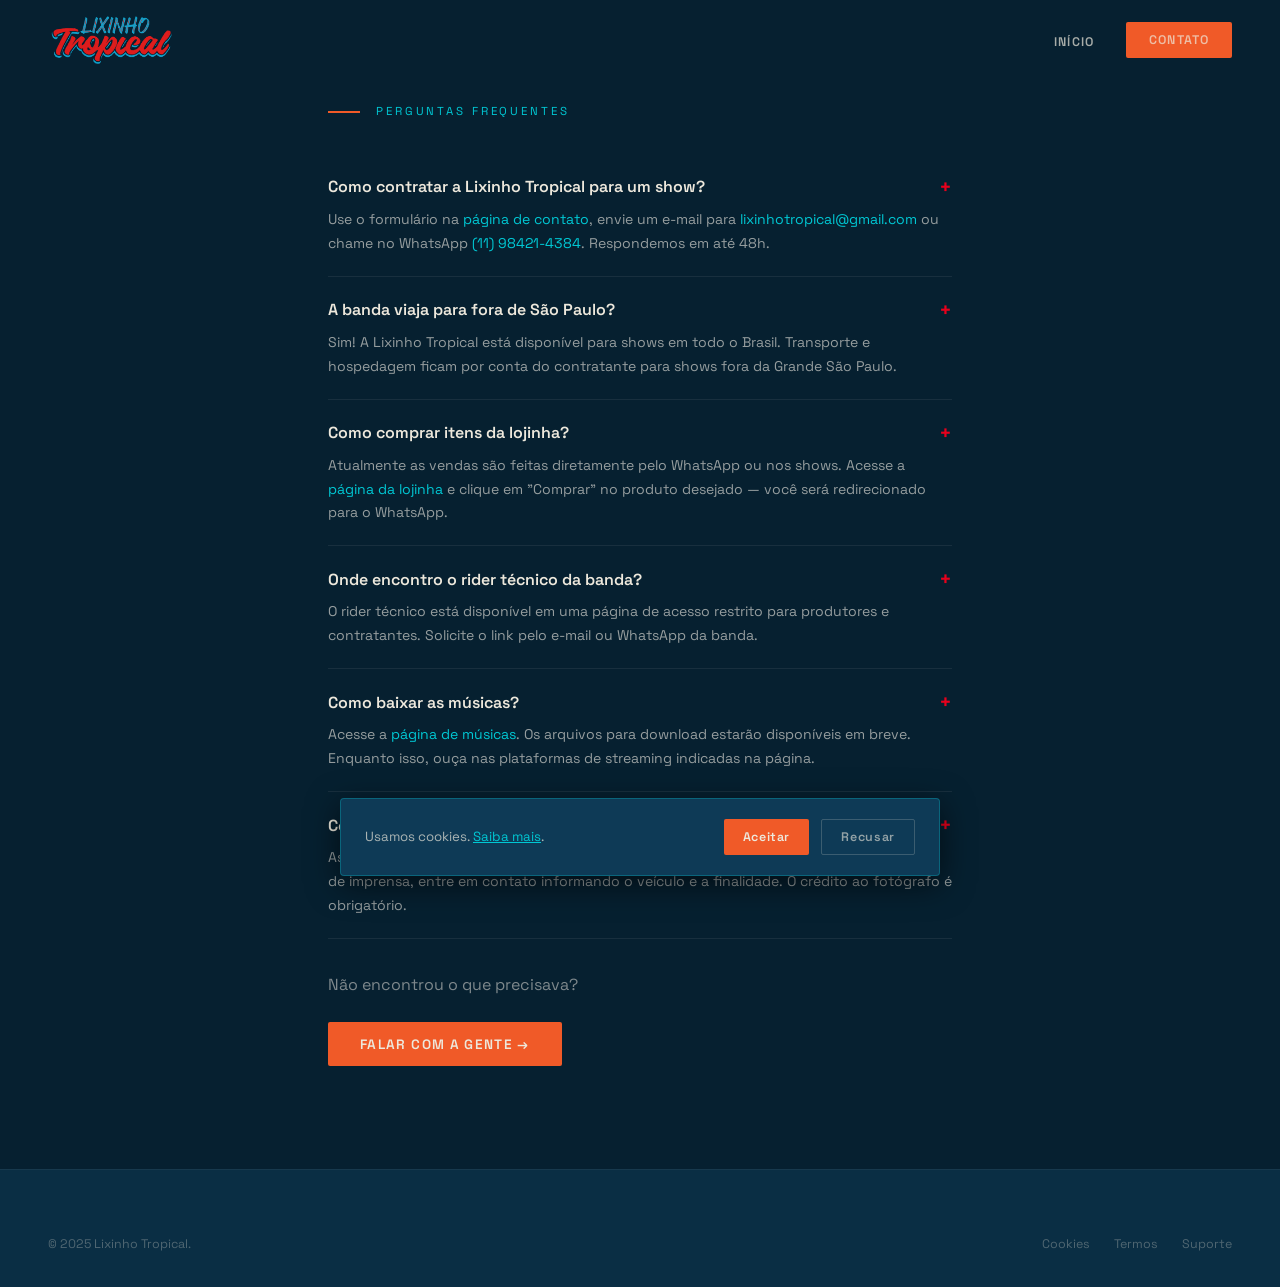
<file: pages/suporte.html>
<!DOCTYPE html>
<html lang="pt-BR">

<head>
  <meta charset="UTF-8">
  <meta name="viewport" content="width=device-width, initial-scale=1.0">
  <title>Ajuda & Suporte — Lixinho Tropical</title>
  <link rel="stylesheet" href="../css/global.css">
  <style>
    .faq-item {
      border-bottom: 1px solid rgba(245, 240, 232, 0.07);
      padding: 1.25rem 0;
    }

    .faq-item:first-child {
      border-top: 1px solid rgba(245, 240, 232, 0.07);
    }

    .faq-q {
      font-weight: 600;
      margin-bottom: 0.5rem;
      cursor: pointer;
      display: flex;
      justify-content: space-between;
      align-items: center;
    }

    .faq-q::after {
      content: '+';
      font-size: 1.3rem;
      color: var(--red);
    }

    .faq-a {
      font-size: 0.88rem;
      color: rgba(245, 240, 232, 0.6);
      line-height: 1.7;
    }
  </style>
</head>

<body>
  <nav id="nav" role="navigation">
    <div class="nav-inner"><a class="nav-logo" href="../index.html"><img src="../assets/img/logo_cortado.png"
          alt="Lixinho Tropical"></a>
      <ul class="nav-links">
        <li><a href="../index.html">Início</a></li>
        <li><a href="contato.html" class="btn btn-red nav-cta">Contato</a></li>
      </ul><button id="hamburger" class="hamburger" aria-label="Abrir menu"
        aria-expanded="false"><span></span><span></span><span></span></button>
    </div>
  </nav>
  <div id="mobile-nav" class="nav-mobile"><a href="../index.html">Início</a><a href="contato.html">Contato</a></div>

  

  <section class="section">
    <div class="container" style="max-width:720px">
      <p class="section-label mb-4" data-reveal>Perguntas Frequentes</p>

      <div class="faq-item" data-reveal>
        <div class="faq-q">Como contratar a Lixinho Tropical para um show?</div>
        <div class="faq-a">Use o formulário na <a href="contato.html" style="color:var(--cyan)">página de contato</a>,
          envie um e-mail para <a href="mailto:lixinhotropical@gmail.com"
            style="color:var(--cyan)">lixinhotropical@gmail.com</a> ou chame no WhatsApp <a
            href="https://wa.me/5511984214384" style="color:var(--cyan)" target="_blank">(11) 98421-4384</a>.
          Respondemos em até 48h.</div>
      </div>
      <div class="faq-item" data-reveal>
        <div class="faq-q">A banda viaja para fora de São Paulo?</div>
        <div class="faq-a">Sim! A Lixinho Tropical está disponível para shows em todo o Brasil. Transporte e hospedagem
          ficam por conta do contratante para shows fora da Grande São Paulo.</div>
      </div>
      <div class="faq-item" data-reveal>
        <div class="faq-q">Como comprar itens da lojinha?</div>
        <div class="faq-a">Atualmente as vendas são feitas diretamente pelo WhatsApp ou nos shows. Acesse a <a
            href="loja.html" style="color:var(--cyan)">página da lojinha</a> e clique em "Comprar" no produto desejado —
          você será redirecionado para o WhatsApp.</div>
      </div>
      <div class="faq-item" data-reveal>
        <div class="faq-q">Onde encontro o rider técnico da banda?</div>
        <div class="faq-a">O rider técnico está disponível em uma página de acesso restrito para produtores e
          contratantes. Solicite o link pelo e-mail ou WhatsApp da banda.</div>
      </div>
      <div class="faq-item" data-reveal>
        <div class="faq-q">Como baixar as músicas?</div>
        <div class="faq-a">Acesse a <a href="musicas.html" style="color:var(--cyan)">página de músicas</a>. Os arquivos
          para download estarão disponíveis em breve. Enquanto isso, ouça nas plataformas de streaming indicadas na
          página.</div>
      </div>
      <div class="faq-item" data-reveal>
        <div class="faq-q">Como usar fotos da banda para imprensa?</div>
        <div class="faq-a">As fotos da Lixinho Tropical são de autoria de Kehl Cabral Fotografia. Para uso em veículos
          de imprensa, entre em contato informando o veículo e a finalidade. O crédito ao fotógrafo é obrigatório.</div>
      </div>

      <div class="mt-4" data-reveal>
        <p style="color:rgba(245,240,232,0.5);margin-bottom:1.5rem">Não encontrou o que precisava?</p>
        <a href="contato.html" class="btn btn-red">Falar com a gente →</a>
      </div>
    </div>
  </section>

  <footer>
    <div class="container">
      <div class="footer-bottom" style="border-top:none;padding-top:0">
        <p class="footer-copy">© 2025 Lixinho Tropical.</p>
        <nav class="footer-legal"><a href="cookies.html">Cookies</a><a href="termos.html">Termos</a><a
            href="suporte.html">Suporte</a></nav>
      </div>
    </div>
  </footer>
  <div id="cookie-banner" role="dialog" style="display:none;">
    <p>Usamos cookies. <a href="cookies.html">Saiba mais</a>.</p>
    <div class="cookie-actions"><button id="cookie-accept">Aceitar</button><button id="cookie-decline">Recusar</button>
    </div>
  </div>
  <script src="../js/global.js"></script>
  <script src="../js/social-icons.js"></script>
</body>

</html>
</file>
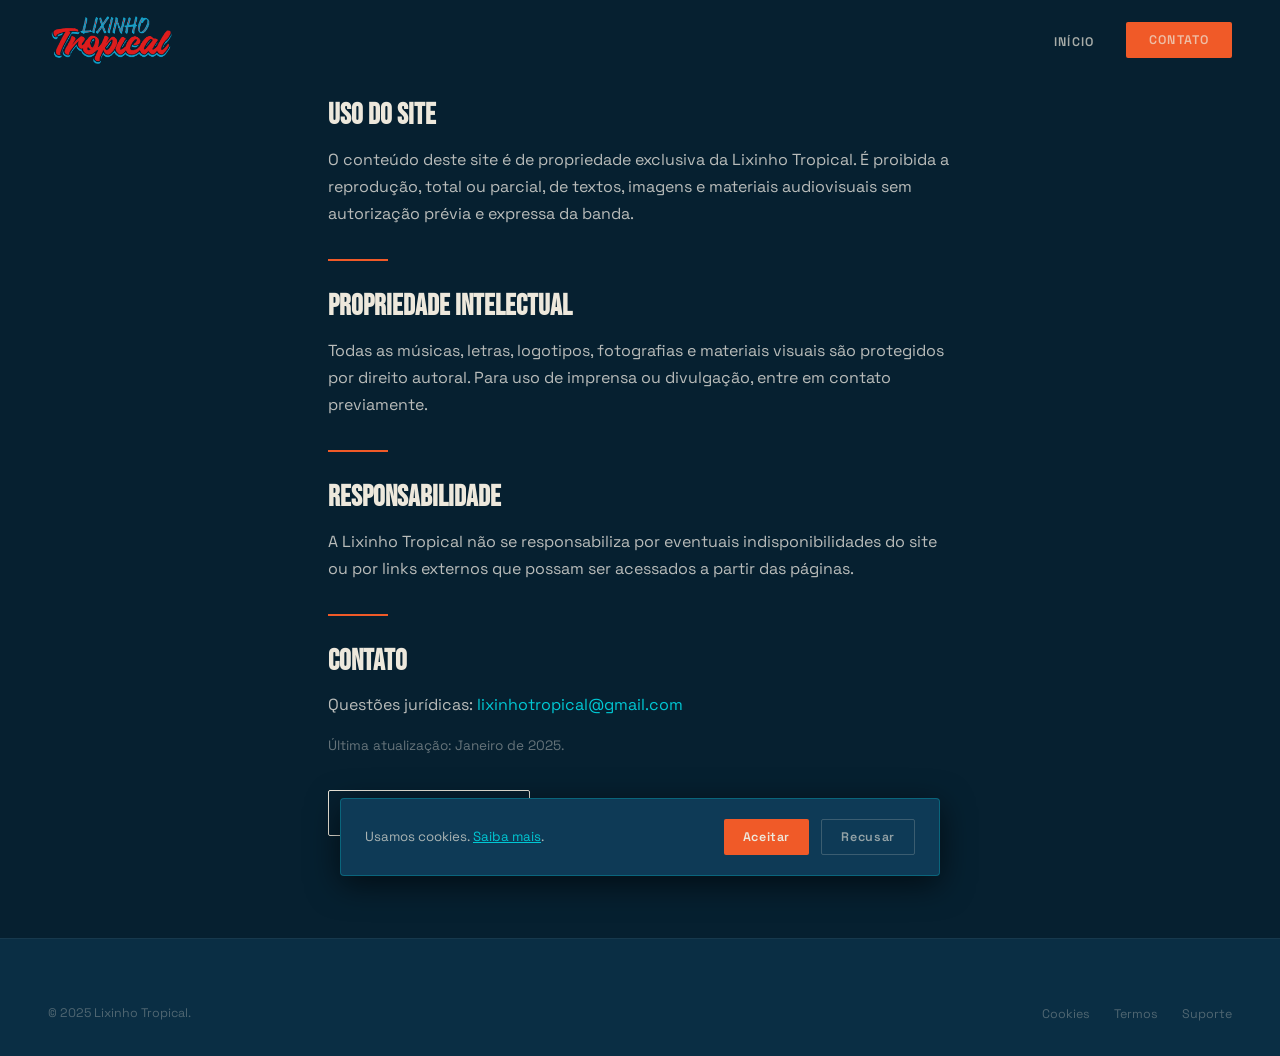
<file: pages/termos.html>
<!DOCTYPE html>
<html lang="pt-BR">

<head>
  <meta charset="UTF-8">
  <meta name="viewport" content="width=device-width, initial-scale=1.0">
  <title>Termos de Uso — Lixinho Tropical</title>
  <link rel="stylesheet" href="../css/global.css">
</head>

<body>
  <nav id="nav" role="navigation">
    <div class="nav-inner"><a class="nav-logo" href="../index.html"><img src="../assets/img/logo_cortado.png"
          alt="Lixinho Tropical"></a>
      <ul class="nav-links">
        <li><a href="../index.html">Início</a></li>
        <li><a href="contato.html" class="btn btn-red nav-cta">Contato</a></li>
      </ul><button id="hamburger" class="hamburger" aria-label="Abrir menu"
        aria-expanded="false"><span></span><span></span><span></span></button>
    </div>
  </nav>
  <div id="mobile-nav" class="nav-mobile"><a href="../index.html">Início</a><a href="contato.html">Contato</a></div>

  

  <section class="section">
    <div class="container" style="max-width:720px">
      <div style="color:rgba(245,240,232,0.75);line-height:1.8">
        <h2 style="font-family:var(--font-display);font-size:1.8rem;margin-bottom:1rem;color:var(--white)">Uso do site
        </h2>
        <p>O conteúdo deste site é de propriedade exclusiva da Lixinho Tropical. É proibida a reprodução, total ou
          parcial, de textos, imagens e materiais audiovisuais sem autorização prévia e expressa da banda.</p>
        <div class="divider-red" style="margin:2rem 0"></div>
        <h2 style="font-family:var(--font-display);font-size:1.8rem;margin-bottom:1rem;color:var(--white)">Propriedade
          intelectual</h2>
        <p>Todas as músicas, letras, logotipos, fotografias e materiais visuais são protegidos por direito autoral. Para
          uso de imprensa ou divulgação, entre em contato previamente.</p>
        <div class="divider-red" style="margin:2rem 0"></div>
        <h2 style="font-family:var(--font-display);font-size:1.8rem;margin-bottom:1rem;color:var(--white)">
          Responsabilidade</h2>
        <p>A Lixinho Tropical não se responsabiliza por eventuais indisponibilidades do site ou por links externos que
          possam ser acessados a partir das páginas.</p>
        <div class="divider-red" style="margin:2rem 0"></div>
        <h2 style="font-family:var(--font-display);font-size:1.8rem;margin-bottom:1rem;color:var(--white)">Contato</h2>
        <p>Questões jurídicas: <a href="mailto:lixinhotropical@gmail.com"
            style="color:var(--cyan)">lixinhotropical@gmail.com</a></p>
        <p style="margin-top:1rem;font-size:0.85rem;color:rgba(245,240,232,0.4)">Última atualização: Janeiro de 2025.
        </p>
      </div>
      <div class="mt-4"><a href="../index.html" class="btn btn-outline">← Voltar ao site</a></div>
    </div>
  </section>

  <footer>
    <div class="container">
      <div class="footer-bottom" style="border-top:none;padding-top:0">
        <p class="footer-copy">© 2025 Lixinho Tropical.</p>
        <nav class="footer-legal"><a href="cookies.html">Cookies</a><a href="termos.html">Termos</a><a
            href="suporte.html">Suporte</a></nav>
      </div>
    </div>
  </footer>
  <div id="cookie-banner" role="dialog" style="display:none;">
    <p>Usamos cookies. <a href="cookies.html">Saiba mais</a>.</p>
    <div class="cookie-actions"><button id="cookie-accept">Aceitar</button><button id="cookie-decline">Recusar</button>
    </div>
  </div>
  <script src="../js/global.js"></script>
  <script src="../js/social-icons.js"></script>
</body>

</html>
</file>
<file: css/global.css>
@import url('https://fonts.googleapis.com/css2?family=Space+Grotesk:wght@300;400;500;600;700&family=Bebas+Neue&family=Caveat:wght@700&display=swap');

/* ═══════════════════════════════════════════
   PALETA PRAIA — LIXINHO TROPICAL 2025
   Inspirada em: laranja, amarelo solar,
   ciano turquesa, azul marinho e areia
═══════════════════════════════════════════ */
:root {
  --red:        #E8001C;   /* vermelho original mantido */
  --orange:     #F05A28;   /* laranja vibrante — acento principal */
  --yellow:     #FFC94A;   /* amarelo solar */
  --cyan:       #00C8D4;   /* ciano turquesa — acento secundário */
  --navy:       #0A4A6E;   /* azul marinho */

  --black:      #062030;   /* azul-marinho muito escuro — substitui o preto */
  --white:      #EDE8DC;   /* areia/creme — texto principal */
  --gray-dark:  #0A2E44;   /* azul marinho escuro — seções */
  --gray-mid:   #0E3A56;   /* azul marinho médio — cards */
  --gray-light: #164E70;   /* azul marinho claro */

  --font-display: 'Bebas Neue', sans-serif;
  --font-script:  'Caveat', cursive;
  --font-body:    'Space Grotesk', sans-serif;

  --nav-h: 80px;
  --section-pad: clamp(4rem, 8vw, 8rem);
}

*, *::before, *::after { box-sizing: border-box; margin: 0; padding: 0; }
html { scroll-behavior: smooth; font-size: 16px; }
body { background: var(--black); color: var(--white); font-family: var(--font-body); overflow-x: hidden; }
::selection { background: var(--orange); color: var(--white); }
a { color: inherit; text-decoration: none; }
img { display: block; max-width: 100%; }
button { cursor: pointer; font-family: var(--font-body); border: none; background: none; }

::-webkit-scrollbar { width: 4px; }
::-webkit-scrollbar-track { background: var(--black); }
::-webkit-scrollbar-thumb { background: var(--orange); border-radius: 2px; }

/* ── TIPOGRAFIA ── */
h1, .h1 { font-family: var(--font-display); font-size: clamp(4rem,10vw,9rem); line-height: 0.9; letter-spacing: 0.01em; }
h2, .h2 { font-family: var(--font-display); font-size: clamp(2.5rem,6vw,5rem); line-height: 0.95; }
h3, .h3 { font-family: var(--font-display); font-size: clamp(1.5rem,3vw,2.5rem); }
.script { font-family: var(--font-script); }
p { line-height: 1.7; }

/* ── BOTÕES ── */
.btn { display: inline-flex; align-items: center; gap: 0.5rem; padding: 0.85rem 2rem; font-size: 0.85rem; font-weight: 600; letter-spacing: 0.1em; text-transform: uppercase; transition: all 0.2s ease; border-radius: 2px; }
.btn-red     { background: var(--orange); color: var(--white); }
.btn-red:hover { background: #ff6830; transform: translateY(-2px); }
.btn-outline { border: 1.5px solid var(--white); color: var(--white); }
.btn-outline:hover { background: var(--white); color: var(--black); }
.btn-cyan    { background: var(--cyan); color: var(--black); }
.btn-cyan:hover { filter: brightness(1.1); transform: translateY(-2px); }
.btn-yellow  { background: var(--yellow); color: var(--black); }
.btn-yellow:hover { filter: brightness(1.05); transform: translateY(-2px); }

/* ── LAYOUT ── */
.container { max-width: 1280px; margin: 0 auto; padding: 0 clamp(1rem,4vw,3rem); }
.section   { padding: var(--section-pad) 0; }

/* ── NAV ── */
#nav { position: fixed; top: 0; left: 0; right: 0; height: var(--nav-h); z-index: 1000; display: flex; align-items: center; transition: background 0.3s, backdrop-filter 0.3s; }
#nav.scrolled { background: rgba(6,32,48,0.95); backdrop-filter: blur(12px); border-bottom: 1px solid rgba(0,200,212,0.2); }
.nav-inner { width: 100%; max-width: 1280px; margin: 0 auto; padding: 0 clamp(1rem,4vw,3rem); display: flex; align-items: center; justify-content: space-between; }
.nav-logo img { height: 48px; }
.nav-links { display: flex; align-items: center; gap: 2rem; list-style: none; }
.nav-links a { font-size: 0.78rem; font-weight: 600; letter-spacing: 0.1em; text-transform: uppercase; color: rgba(237,232,220,0.7); transition: color 0.2s; position: relative; }
.nav-links a::after { content: ''; position: absolute; bottom: -4px; left: 0; right: 0; height: 1.5px; background: var(--cyan); transform: scaleX(0); transition: transform 0.2s; }
.nav-links a:hover { color: var(--white); }
.nav-links a:hover::after { transform: scaleX(1); }
.nav-cta { font-size: 0.78rem; padding: 0.6rem 1.4rem; }
.hamburger { display: none; flex-direction: column; gap: 5px; width: 28px; }
.hamburger span { display: block; height: 2px; background: var(--white); transition: all 0.3s; }

/* ── MOBILE NAV ── */
.nav-mobile { display: none; position: fixed; top: var(--nav-h); left: 0; right: 0; bottom: 0; background: var(--black); z-index: 999; flex-direction: column; align-items: center; justify-content: center; gap: 2.5rem; }
.nav-mobile.open { display: flex; }
.nav-mobile a { font-family: var(--font-display); font-size: clamp(2rem,8vw,3rem); color: var(--white); letter-spacing: 0.05em; transition: color 0.2s; }
.nav-mobile a:hover { color: var(--orange); }

/* ── HERO ── */
.hero { position: relative; min-height: 100svh; display: flex; align-items: flex-end; padding-bottom: clamp(3rem,6vw,5rem); overflow: hidden; }
.hero-bg { position: absolute; inset: 0; background: var(--black); }
.hero-bg-img { position: absolute; inset: 0; background-size: cover; background-position: center top; opacity: 0.45; mix-blend-mode: luminosity; }
.hero-overlay { position: absolute; inset: 0; background: linear-gradient(to top, var(--black) 20%, transparent 60%); }
.hero-content { position: relative; z-index: 2; }
.hero-eyebrow { font-size: 0.75rem; letter-spacing: 0.25em; text-transform: uppercase; color: var(--cyan); margin-bottom: 1rem; }
.hero-title { margin-bottom: 1.5rem; }
.hero-title .line-red  { color: var(--orange); display: block; }
.hero-title .line-cyan { color: var(--cyan); font-family: var(--font-script); font-size: clamp(3rem,8vw,7rem); display: block; margin-top: -0.5rem; }
.hero-sub { max-width: 520px; color: rgba(237,232,220,0.7); margin-bottom: 2.5rem; font-size: 1rem; }
.hero-actions { display: flex; gap: 1rem; flex-wrap: wrap; }
.hero-scroll { position: absolute; bottom: 2rem; right: clamp(1rem,4vw,3rem); writing-mode: vertical-rl; font-size: 0.7rem; letter-spacing: 0.2em; text-transform: uppercase; color: rgba(237,232,220,0.4); display: flex; align-items: center; gap: 0.75rem; z-index: 2; }
.hero-scroll::after { content: ''; display: block; width: 1px; height: 60px; background: var(--cyan); }

/* ── SECTION LABELS ── */
.section-label { display: flex; align-items: center; gap: 1rem; font-size: 0.72rem; letter-spacing: 0.25em; text-transform: uppercase; color: var(--cyan); margin-bottom: 1.5rem; }
.section-label::before { content: ''; display: block; width: 32px; height: 1.5px; background: var(--orange); }

/* ── CARDS ── */
.card { position: relative; overflow: hidden; background: var(--gray-dark); border: 1px solid rgba(237,232,220,0.06); transition: border-color 0.3s, transform 0.3s; }
.card:hover { border-color: rgba(0,200,212,0.3); transform: translateY(-4px); }
.card-img { width: 100%; aspect-ratio: 3/4; object-fit: cover; opacity: 0.85; transition: opacity 0.3s, transform 0.5s; }
.card:hover .card-img { opacity: 1; transform: scale(1.03); }
.card-body { padding: 1.25rem; }
.card-tag   { font-size: 0.7rem; letter-spacing: 0.15em; text-transform: uppercase; color: var(--cyan); margin-bottom: 0.5rem; }
.card-title { font-family: var(--font-display); font-size: 1.5rem; margin-bottom: 0.5rem; }
.card-text  { font-size: 0.88rem; color: rgba(237,232,220,0.6); }

/* ── GRID HELPERS ── */
.grid-2    { display: grid; grid-template-columns: repeat(2,1fr); gap: 1.5rem; }
.grid-3    { display: grid; grid-template-columns: repeat(3,1fr); gap: 1.5rem; }
.grid-4    { display: grid; grid-template-columns: repeat(4,1fr); gap: 1.5rem; }
.grid-auto { display: grid; grid-template-columns: repeat(auto-fill,minmax(260px,1fr)); gap: 1.5rem; }

/* ── TICKER ── */
.ticker-wrap  { overflow: hidden; background: var(--orange); padding: 0.75rem 0; }
.ticker-track { display: flex; gap: 3rem; animation: ticker 18s linear infinite; white-space: nowrap; }
.ticker-track:hover { animation-play-state: paused; }
.ticker-item  { font-family: var(--font-display); font-size: 1.1rem; letter-spacing: 0.05em; flex-shrink: 0; }
.ticker-sep   { color: rgba(237,232,220,0.5); }
@keyframes ticker { from{transform:translateX(0)} to{transform:translateX(-50%)} }

/* ── FOOTER ── */
footer { background: var(--gray-dark); border-top: 1px solid rgba(237,232,220,0.06); padding: 4rem 0 2rem; }
.footer-inner { display: grid; grid-template-columns: 1.5fr 1fr 1fr 1fr; gap: 3rem; margin-bottom: 3rem; }
.footer-brand img { height: 48px; margin-bottom: 1.25rem; }
.footer-tagline { font-size: 0.85rem; color: rgba(237,232,220,0.5); line-height: 1.6; max-width: 220px; }
.footer-socials { display: flex; gap: 1rem; margin-top: 1.5rem; }
.footer-col-title { font-size: 0.72rem; letter-spacing: 0.2em; text-transform: uppercase; color: var(--cyan); margin-bottom: 1.25rem; }
.footer-col-links { list-style: none; display: flex; flex-direction: column; gap: 0.6rem; }
.footer-col-links a { font-size: 0.85rem; color: rgba(237,232,220,0.55); transition: color 0.2s; }
.footer-col-links a:hover { color: var(--white); }
.footer-bottom { border-top: 1px solid rgba(237,232,220,0.06); padding-top: 1.5rem; display: flex; align-items: center; justify-content: space-between; flex-wrap: wrap; gap: 1rem; }
.footer-copy { font-size: 0.78rem; color: rgba(237,232,220,0.3); }
.footer-legal { display: flex; gap: 1.5rem; }
.footer-legal a { font-size: 0.78rem; color: rgba(237,232,220,0.3); transition: color 0.2s; }
.footer-legal a:hover { color: var(--white); }

/* ── SOCIAL ICON BUTTONS ── */
.social-link { display: inline-flex; align-items: center; justify-content: center; width: 40px; height: 40px; border: 1px solid rgba(237,232,220,0.15); border-radius: 50%; color: rgba(237,232,220,0.6); transition: all 0.2s; flex-shrink: 0; }
.social-link svg { width: 18px; height: 18px; display: block; }
.social-link:hover { border-color: var(--cyan); color: var(--white); background: rgba(0,200,212,0.1); }
.social-link.social-ig:hover { border-color: #E1306C; color: #E1306C; background: rgba(225,48,108,.08); }
.social-link.social-sp:hover { border-color: #1DB954; color: #1DB954; background: rgba(29,185,84,.08); }
.social-link.social-sc:hover { border-color: #FF5500; color: #FF5500; background: rgba(255,85,0,.08); }
.social-link.social-yt:hover { border-color: #FF0000; color: #FF0000; background: rgba(255,0,0,.08); }
.social-link.social-tt:hover { border-color: var(--cyan); color: var(--cyan); background: rgba(0,200,212,.08); }

/* ── COOKIE BANNER ── */
#cookie-banner { position: fixed; bottom: 1.5rem; left: 50%; transform: translateX(-50%); width: min(600px,calc(100% - 2rem)); background: var(--gray-mid); border: 1px solid rgba(0,200,212,0.3); border-radius: 4px; padding: 1.25rem 1.5rem; display: flex; align-items: center; gap: 1.5rem; flex-wrap: wrap; z-index: 9999; box-shadow: 0 8px 32px rgba(0,0,0,.6); }
#cookie-banner p { font-size: 0.83rem; color: rgba(237,232,220,0.7); flex: 1; min-width: 200px; }
#cookie-banner p a { color: var(--cyan); text-decoration: underline; }
.cookie-actions { display: flex; gap: 0.75rem; }
.cookie-actions button { font-size: 0.78rem; padding: 0.55rem 1.2rem; border-radius: 2px; font-weight: 600; letter-spacing: 0.05em; }
#cookie-accept  { background: var(--orange); color: var(--white); border: none; cursor: pointer; }
#cookie-decline { border: 1px solid rgba(237,232,220,0.2); color: rgba(237,232,220,0.6); background: none; cursor: pointer; }
#cookie-decline:hover { border-color: var(--white); color: var(--white); }

/* ── PAGE HEADER ── */
.page-hero { padding-top: calc(var(--nav-h) + 4rem); padding-bottom: 4rem; background: var(--gray-dark); position: relative; overflow: hidden; }
.page-hero::after { content: attr(data-title); position: absolute; right: -2rem; top: 50%; transform: translateY(-50%); font-family: var(--font-display); font-size: 15vw; color: rgba(237,232,220,0.025); pointer-events: none; white-space: nowrap; }

/* ── FORMULÁRIO ── */
.form-group { margin-bottom: 1.25rem; }
.form-label { display: block; font-size: 0.75rem; letter-spacing: 0.1em; text-transform: uppercase; color: rgba(237,232,220,0.5); margin-bottom: 0.5rem; }
.form-input, .form-select, .form-textarea { width: 100%; padding: 0.9rem 1rem; background: var(--gray-mid); border: 1px solid rgba(237,232,220,0.1); color: var(--white); font-family: var(--font-body); font-size: 0.9rem; border-radius: 2px; transition: border-color 0.2s; outline: none; }
.form-input:focus, .form-select:focus, .form-textarea:focus { border-color: var(--cyan); }
.form-select option { background: var(--gray-mid); }
.form-textarea { resize: vertical; min-height: 140px; }

/* ── SHOWS ── */
.show-row { display: grid; grid-template-columns: 80px 1fr auto; gap: 1.5rem; align-items: center; padding: 1.5rem 0; border-bottom: 1px solid rgba(237,232,220,0.06); color: inherit; text-decoration: none; transition: background 0.2s; }
.show-row:first-child { border-top: 1px solid rgba(237,232,220,0.06); }
.show-row:hover { background: rgba(237,232,220,0.02); }
.show-row.clickable:hover .show-venue { color: var(--cyan); }
.date-block { text-align: center; }
.day        { font-family: var(--font-display); font-size: 2.8rem; line-height: 1; color: var(--orange); }
.month-year { font-size: 0.7rem; letter-spacing: 0.12em; text-transform: uppercase; color: rgba(237,232,220,0.4); }
.show-venue { font-size: 1.1rem; font-weight: 600; transition: color 0.2s; }
.show-city  { font-size: 0.85rem; color: rgba(237,232,220,0.5); margin-top: 0.2rem; }
.show-time  { font-size: 0.8rem; color: rgba(237,232,220,0.4); margin-top: 0.2rem; }
.show-arrow { color: rgba(237,232,220,0.25); font-size: 1.2rem; transition: color 0.2s; }
.show-row.clickable:hover .show-arrow { color: var(--cyan); }
.past-row { opacity: 0.45; }
.past-row:hover { opacity: 0.75; }
.shows-teaser { display: flex; flex-direction: column; }

/* ── UTILS ── */
.text-red    { color: var(--orange); }
.text-cyan   { color: var(--cyan); }
.text-yellow { color: var(--yellow); }
.text-muted  { color: rgba(237,232,220,0.5); }
.mt-1{margin-top:.5rem}.mt-2{margin-top:1rem}.mt-3{margin-top:1.5rem}.mt-4{margin-top:2rem}
.mb-1{margin-bottom:.5rem}.mb-2{margin-bottom:1rem}.mb-3{margin-bottom:1.5rem}.mb-4{margin-bottom:2rem}
.flex{display:flex}.flex-col{flex-direction:column}.items-center{align-items:center}.justify-between{justify-content:space-between}.wrap{flex-wrap:wrap}
.gap-1{gap:.5rem}.gap-2{gap:1rem}
.tag { display: inline-block; padding: 0.3rem 0.85rem; font-size: 0.72rem; letter-spacing: 0.1em; text-transform: uppercase; border-radius: 2px; }
.tag-red    { background: rgba(240,90,40,0.15);  border: 1px solid rgba(240,90,40,0.3);  color: var(--orange); }
.tag-cyan   { background: rgba(0,200,212,0.1);   border: 1px solid rgba(0,200,212,0.25); color: var(--cyan); }
.tag-yellow { background: rgba(255,201,74,0.15); border: 1px solid rgba(255,201,74,0.3); color: var(--yellow); }
.tag-white  { border: 1px solid rgba(237,232,220,0.15); color: rgba(237,232,220,0.6); }
.divider     { height: 1px; background: rgba(237,232,220,0.06); margin: 3rem 0; }
.divider-red { height: 2px; background: var(--orange); width: 60px; margin: 1.5rem 0; }

/* ── CTA BAND ── */
.cta-band { background: linear-gradient(135deg, var(--orange) 0%, #D44010 100%); padding: 5rem 0; text-align: center; position: relative; overflow: hidden; }
.cta-band::before { content: 'LIXINHO'; position: absolute; top: 50%; left: 50%; transform: translate(-50%,-50%); font-family: var(--font-display); font-size: 18vw; color: rgba(237,232,220,0.07); white-space: nowrap; pointer-events: none; }
.cta-band h2 { margin-bottom: 1rem; position: relative; }
.cta-band p  { color: rgba(237,232,220,0.85); margin-bottom: 2rem; position: relative; }
.cta-band .btn-outline { border-color: rgba(237,232,220,0.6); position: relative; }

/* ── ANIMATIONS ── */
@keyframes fadeUp  { from{opacity:0;transform:translateY(30px)} to{opacity:1;transform:translateY(0)} }
@keyframes glitch1 { 0%,100%{clip-path:inset(0)} 33%{clip-path:inset(10% 0 80%);transform:translateX(-4px)} 66%{clip-path:inset(80% 0 5%);transform:translateX(4px)} }
@keyframes glitch2 { 0%,100%{clip-path:inset(0)} 25%{clip-path:inset(30% 0 50%);transform:translateX(4px)} 75%{clip-path:inset(60% 0 20%);transform:translateX(-4px)} }
.glitch { position: relative; }
.glitch::before,.glitch::after { content: attr(data-text); position: absolute; inset: 0; opacity: 0; }
.glitch:hover::before { color: var(--orange); opacity: 0.7; animation: glitch1 0.4s steps(1) infinite; }
.glitch:hover::after  { color: var(--cyan);   opacity: 0.7; animation: glitch2 0.4s steps(1) infinite; }
@media (prefers-reduced-motion: reduce) { *,*::before,*::after { animation-duration: 0.01ms !important; transition-duration: 0.01ms !important; } }

/* ── RESPONSIVE ── */
@media (max-width:1024px) { .grid-4{grid-template-columns:repeat(2,1fr)} .footer-inner{grid-template-columns:1fr 1fr} }
@media (max-width:768px) {
  .nav-links,.nav-cta{display:none}
  .hamburger{display:flex}
  .grid-2,.grid-3{grid-template-columns:1fr}
  .grid-4{grid-template-columns:1fr 1fr}
  .footer-inner{grid-template-columns:1fr 1fr;gap:2rem}
  .show-row{grid-template-columns:60px 1fr auto}
}
@media (max-width:480px) {
  .grid-4{grid-template-columns:1fr}
  .footer-inner{grid-template-columns:1fr}
  .footer-bottom{flex-direction:column;align-items:flex-start}
}
</file>
